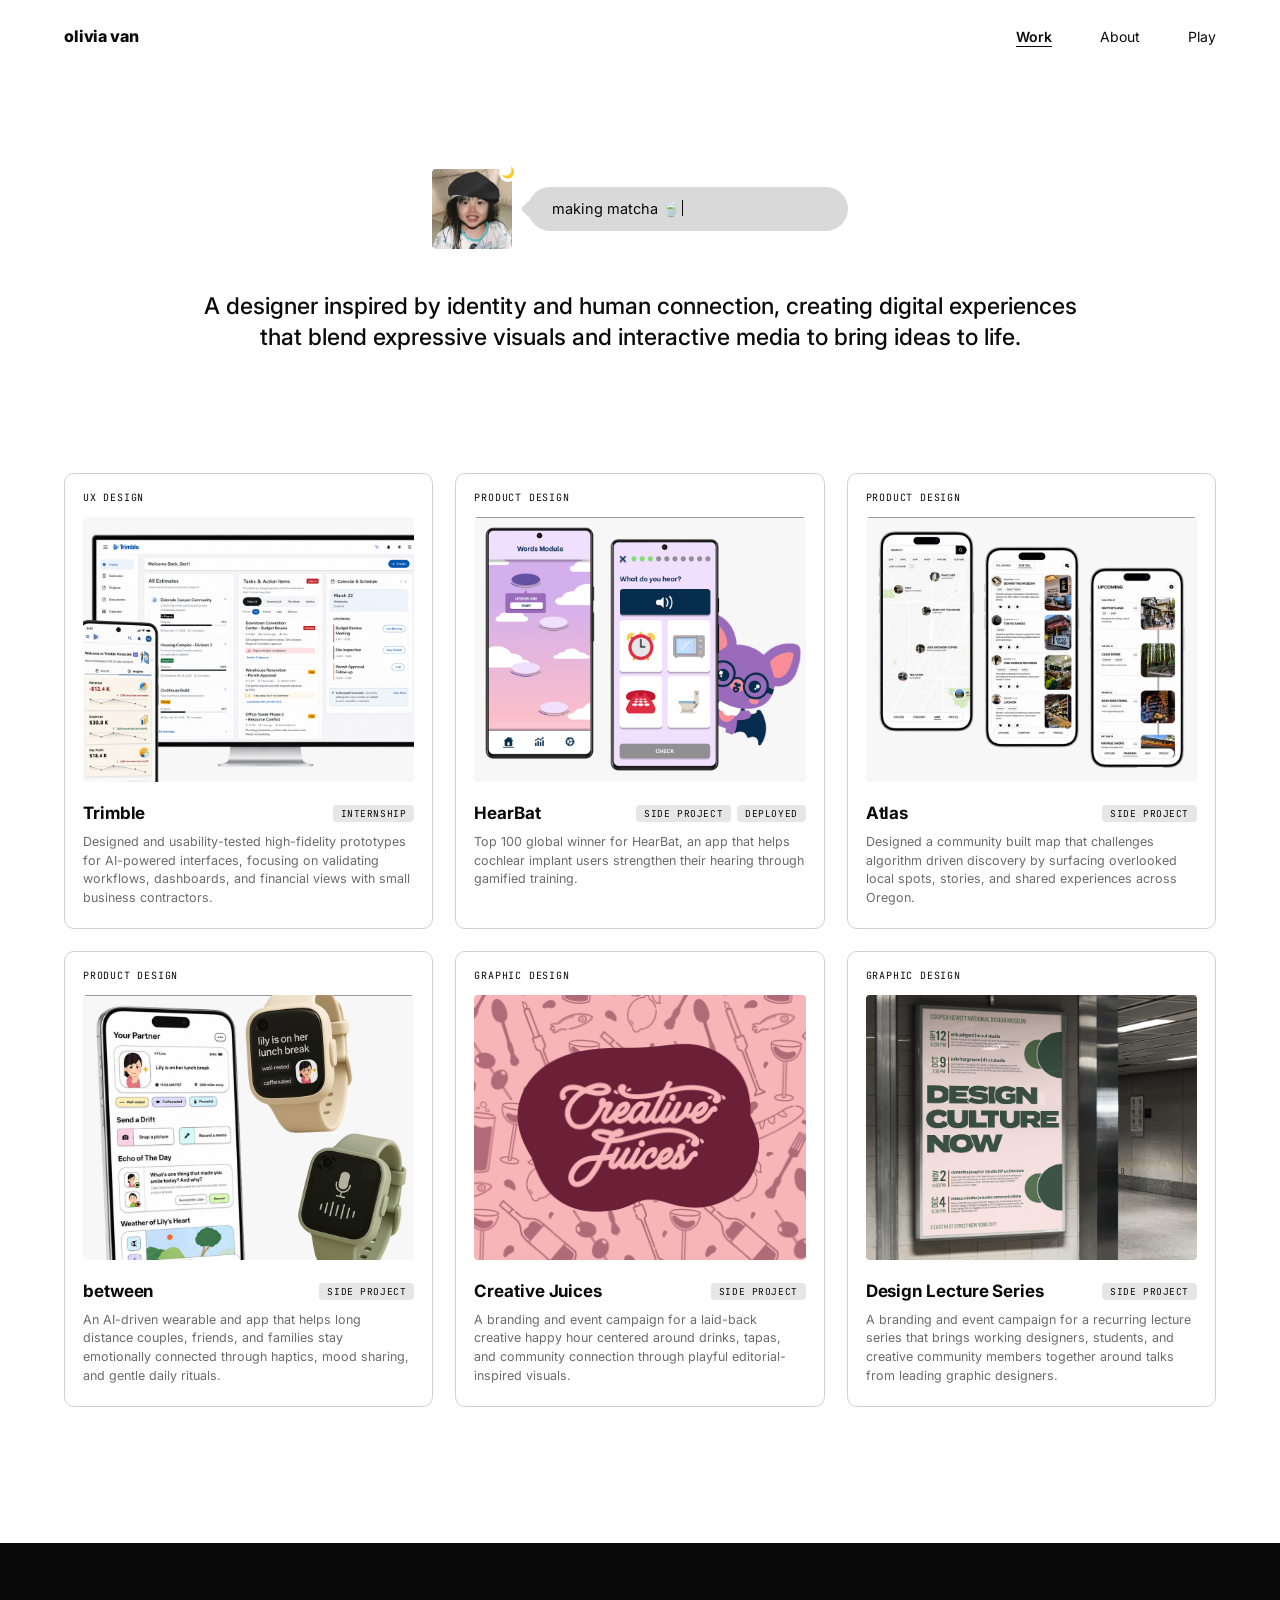
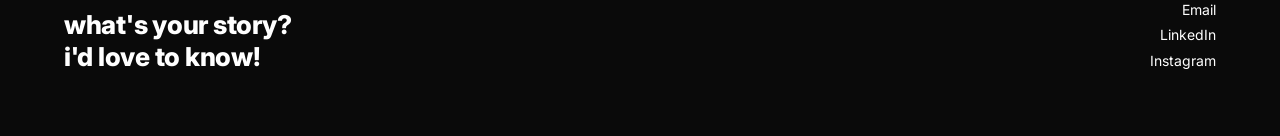
<file: index.html>
<!doctype html>
<html lang="en">
<head>
  <link rel="icon" href="data:image/svg+xml,<svg xmlns='http://www.w3.org/2000/svg' viewBox='0 0 100 100'><text y='.9em' font-size='90'>🤍</text></svg>" />
  <meta charset="utf-8" />
  <meta name="viewport" content="width=device-width, initial-scale=1" />
  <title>olivia van</title>

  <link rel="preconnect" href="https://fonts.googleapis.com" />
  <link rel="preconnect" href="https://fonts.gstatic.com" crossorigin />
  <link
    href="https://fonts.googleapis.com/css2?family=Inter:wght@400;500;600;700;800;900&family=JetBrains+Mono:wght@400;500&display=swap"
    rel="stylesheet"
  />

  <link rel="stylesheet" href="styles.css" />
</head>
<body>

  <header class="masthead">
    <div class="wordmark-wrap">
      <a href="#top" class="wordmark">olivia van</a>
      <a href="mailto:oliviauyenvan@gmail.com" class="wordmark__email">oliviauyenvan@gmail.com</a>
    </div>
    <nav class="nav" aria-label="Primary">
      <a href="#work">Work</a>
      <a href="about.html">About</a>
      <a href="play.html">Play</a>
    </nav>
  </header>

  <main id="top">

    <section class="hero">
      <div class="hero__status">
        <a class="status__avatar" href="mailto:oliviauyenvan@gmail.com" data-pill="CONTACT" data-pill-emoji="💌" aria-label="Email Olivia">
          <div class="status__photo"></div>
          <span class="status__moon" aria-hidden="true">🌙</span>
        </a>
        <div class="status__bubble">
          <span class="status__tail" aria-hidden="true"></span>
          <span class="status__text" id="status-text" aria-live="polite"></span><span class="status__caret" aria-hidden="true"></span>
        </div>
      </div>

      <p class="hero__lede">A designer inspired by identity and human connection, creating digital experiences that blend expressive visuals and interactive media to bring ideas to life.</p>
    </section>

    <section id="work" class="work">
      <div class="grid">

        <a class="card" href="trimble.html">
          <header class="card__meta">
            <span class="card__cat">UX DESIGN</span>
          </header>
          <div class="card__cover card__cover--trimble" aria-hidden="true"></div>
          <div class="card__head">
            <h3 class="card__title">Trimble</h3>
            <div class="card__tags"><span class="tag">INTERNSHIP</span></div>
          </div>
          <p class="card__desc">Designed and usability-tested high-fidelity prototypes for AI-powered interfaces, focusing on validating workflows, dashboards, and financial views with small business contractors.</p>
        </a>

        <a class="card card--link" href="hearbat.html">
          <header class="card__meta">
            <span class="card__cat">PRODUCT DESIGN</span>
          </header>
          <div class="card__cover card__cover--hearbat" aria-hidden="true"></div>
          <div class="card__head">
            <h3 class="card__title">HearBat</h3>
            <div class="card__tags">
              <span class="tag">SIDE PROJECT</span>
              <span class="tag">DEPLOYED</span>
            </div>
          </div>
          <p class="card__desc">Top 100 global winner for HearBat, an app that helps cochlear implant users strengthen their hearing through gamified training.</p>
        </a>

        <a class="card" href="atlas.html">
          <header class="card__meta">
            <span class="card__cat">PRODUCT DESIGN</span>
          </header>
          <div class="card__cover card__cover--atlas" aria-hidden="true"></div>
          <div class="card__head">
            <h3 class="card__title">Atlas</h3>
            <div class="card__tags"><span class="tag">SIDE PROJECT</span></div>
          </div>
          <p class="card__desc">Designed a community built map that challenges algorithm driven discovery by surfacing overlooked local spots, stories, and shared experiences across Oregon.</p>
        </a>

        <a class="card" href="between.html">
          <header class="card__meta">
            <span class="card__cat">PRODUCT DESIGN</span>
          </header>
          <div class="card__cover card__cover--between" aria-hidden="true"></div>
          <div class="card__head">
            <h3 class="card__title">between</h3>
            <div class="card__tags"><span class="tag">SIDE PROJECT</span></div>
          </div>
          <p class="card__desc">An AI-driven wearable and app that helps long distance couples, friends, and families stay emotionally connected through haptics, mood sharing, and gentle daily rituals.</p>
        </a>

        <a class="card" href="creative-juices.html" data-pill="VIEW PROJECT">
          <header class="card__meta">
            <span class="card__cat">GRAPHIC DESIGN</span>
          </header>
          <div class="card__cover card__cover--creative-juices" aria-hidden="true"></div>
          <div class="card__head">
            <h3 class="card__title">Creative Juices</h3>
            <div class="card__tags"><span class="tag">SIDE PROJECT</span></div>
          </div>
          <p class="card__desc">A branding and event campaign for a laid-back creative happy hour centered around drinks, tapas, and community connection through playful editorial-inspired visuals.</p>
        </a>

        <a class="card" href="design-lecture-series.html" data-pill="VIEW PROJECT">
          <header class="card__meta">
            <span class="card__cat">GRAPHIC DESIGN</span>
          </header>
          <div class="card__cover card__cover--design-lecture-series" aria-hidden="true"></div>
          <div class="card__head">
            <h3 class="card__title">Design Lecture Series</h3>
            <div class="card__tags"><span class="tag">SIDE PROJECT</span></div>
          </div>
          <p class="card__desc">A branding and event campaign for a recurring lecture series that brings working designers, students, and creative community members together around talks from leading graphic designers.</p>
        </a>

      </div>
    </section>
  </main>

  <footer class="foot" id="play">
    <div class="foot__inner">
      <p class="foot__say">what's your story?<br/>i'd love to know!</p>
      <ul class="foot__links">
        <li><a href="mailto:oliviauyenvan@gmail.com">Email</a></li>
        <li><a href="https://www.linkedin.com/in/oliviaavan" target="_blank" rel="noopener">LinkedIn</a></li>
        <li><a href="https://www.instagram.com/oliviauyenvan/" target="_blank" rel="noopener">Instagram</a></li>
      </ul>
    </div>
  </footer>

  <script>
    (() => {
      const el = document.getElementById("status-text");
      if (!el) return;

      const lines = [
        "making matcha 🍵",
        "binging anime 📺",
        "cuddling my two cats 🐈",
        "bouldering a v2 🧗",
        "sketching at the cafe ☕",
        "deep in a figma file 🎨",
      ];

      const TYPE_MS = 60;     // per-character typing speed
      const ERASE_MS = 35;    // per-character erase speed
      const HOLD_MS = 1600;   // pause once fully typed
      const GAP_MS = 400;     // pause once fully erased

      let i = 0;
      const sleep = (ms) => new Promise((r) => setTimeout(r, ms));

      const loop = async () => {
        while (true) {
          const chars = [...lines[i]];
          for (let n = 1; n <= chars.length; n++) {
            el.textContent = chars.slice(0, n).join("");
            await sleep(TYPE_MS);
          }
          await sleep(HOLD_MS);
          for (let n = chars.length; n >= 0; n--) {
            el.textContent = chars.slice(0, n).join("");
            await sleep(ERASE_MS);
          }
          await sleep(GAP_MS);
          i = (i + 1) % lines.length;
        }
      };

      loop();
    })();
  </script>

  <script>
    (() => {
      if (window.matchMedia && window.matchMedia("(hover: none)").matches) return;

      const pill = document.createElement("div");
      pill.className = "case-pill";
      pill.innerHTML = '<span class="case-pill__label">VIEW CASE STUDY</span><span class="case-pill__emoji" aria-hidden="true">👀</span>';
      document.body.appendChild(pill);
      const pillLabel = pill.querySelector(".case-pill__label");
      const pillEmoji = pill.querySelector(".case-pill__emoji");

      let raf = 0;
      let x = 0, y = 0;
      const move = (e) => {
        x = e.clientX;
        y = e.clientY;
        if (raf) return;
        raf = requestAnimationFrame(() => {
          pill.style.left = x + "px";
          pill.style.top = y + "px";
          raf = 0;
        });
      };

      document.querySelectorAll("a.card, a.status__avatar").forEach((card) => {
        card.addEventListener("mouseenter", () => {
          pillLabel.textContent = card.dataset.pill || "VIEW CASE STUDY";
          pillEmoji.textContent = card.dataset.pillEmoji || "👀";
          pill.classList.add("is-visible");
        });
        card.addEventListener("mouseleave", () => pill.classList.remove("is-visible"));
        card.addEventListener("mousemove", move);
      });
    })();
  </script>

  <script>
    // Scroll-spy: highlight the nav link for the section currently in view.
    (() => {
      const links = {
        work: document.querySelector('.nav a[href="#work"]'),
        play: document.querySelector('.nav a[href="#play"]'),
      };
      const sections = ["work", "play"]
        .map((id) => document.getElementById(id))
        .filter(Boolean);
      if (!sections.length) return;

      const setActive = (id) => {
        Object.values(links).forEach((a) => a && a.classList.remove("is-active"));
        if (links[id]) links[id].classList.add("is-active");
      };

      const io = new IntersectionObserver(
        (entries) => {
          entries.forEach((e) => {
            if (e.isIntersecting) setActive(e.target.id);
          });
        },
        { rootMargin: "-45% 0px -45% 0px", threshold: 0 }
      );
      sections.forEach((s) => io.observe(s));
    })();
  </script>

</body>
</html>
</file>
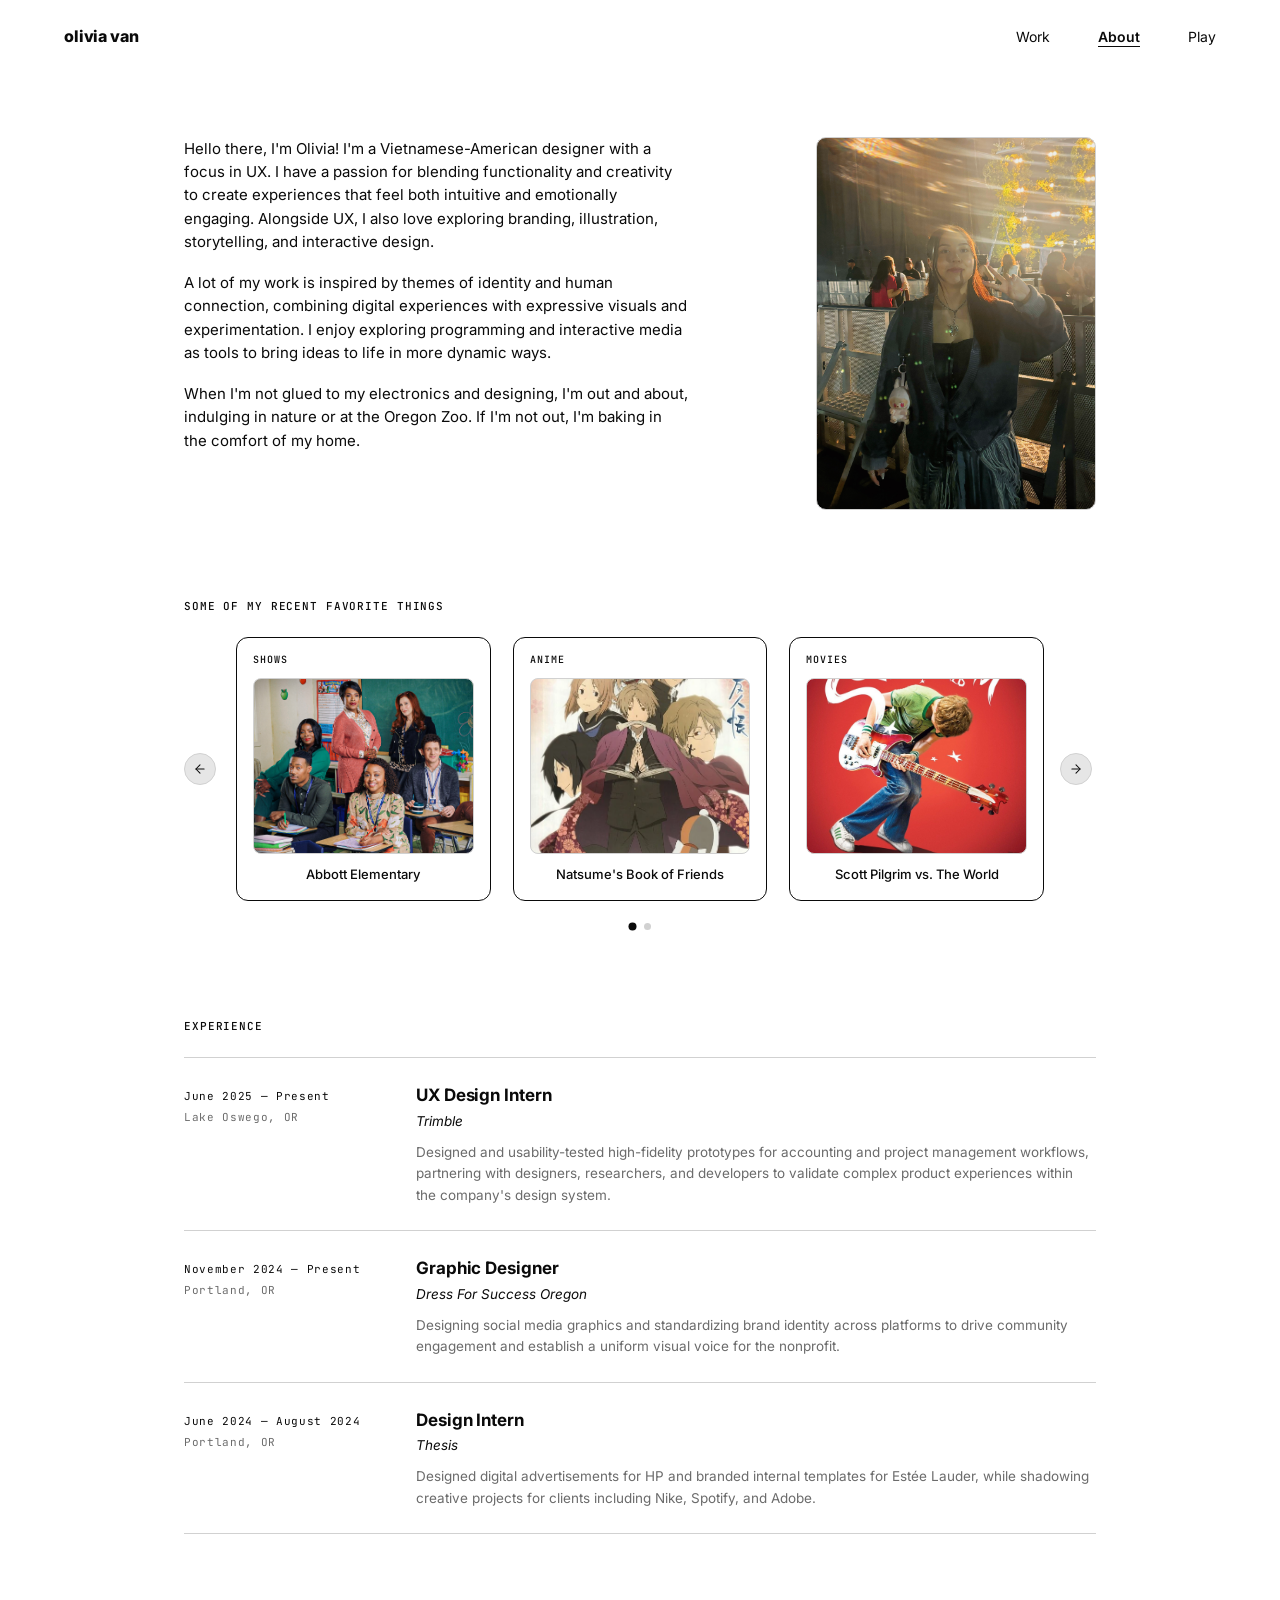
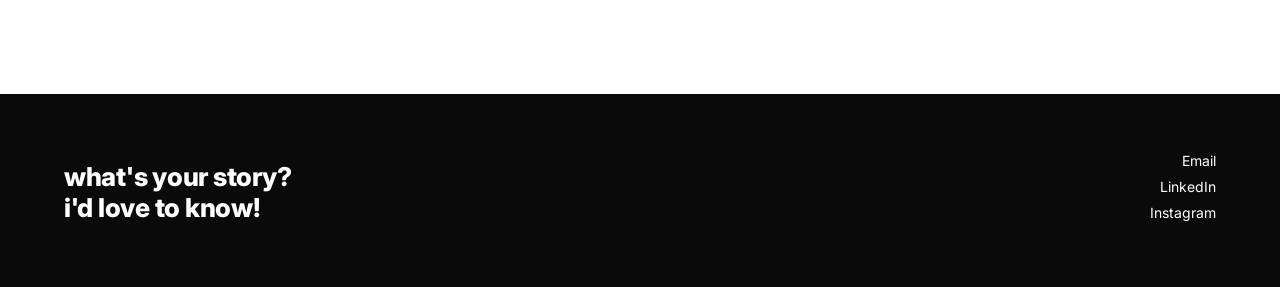
<file: about.html>
<!doctype html>
<html lang="en">
<head>
  <link rel="icon" href="data:image/svg+xml,<svg xmlns='http://www.w3.org/2000/svg' viewBox='0 0 100 100'><text y='.9em' font-size='90'>🤍</text></svg>" />
  <meta charset="utf-8" />
  <meta name="viewport" content="width=device-width, initial-scale=1" />
  <title>About — Olivia Van</title>

  <link rel="preconnect" href="https://fonts.googleapis.com" />
  <link rel="preconnect" href="https://fonts.gstatic.com" crossorigin />
  <link
    href="https://fonts.googleapis.com/css2?family=Inter:wght@400;500;600;700;800;900&family=JetBrains+Mono:wght@400;500&display=swap"
    rel="stylesheet"
  />

  <link rel="stylesheet" href="styles.css" />
</head>
<body>

  <header class="masthead">
    <div class="wordmark-wrap">
      <a href="index.html" class="wordmark">olivia van</a>
      <a href="mailto:oliviauyenvan@gmail.com" class="wordmark__email">oliviauyenvan@gmail.com</a>
    </div>
    <nav class="nav" aria-label="Primary">
      <a href="index.html#work">Work</a>
      <a href="about.html" aria-current="page">About</a>
      <a href="play.html">Play</a>
    </nav>
  </header>

  <main class="about">

    <section class="about__intro">
      <div class="about__copy">
        <p>Hello there, I'm Olivia! I'm a Vietnamese-American designer with a focus in UX. I have a passion for blending functionality and creativity to create experiences that feel both intuitive and emotionally engaging. Alongside UX, I also love exploring branding, illustration, storytelling, and interactive design.</p>
        <p>A lot of my work is inspired by themes of identity and human connection, combining digital experiences with expressive visuals and experimentation. I enjoy exploring programming and interactive media as tools to bring ideas to life in more dynamic ways.</p>
        <p>When I'm not glued to my electronics and designing, I'm out and about, indulging in nature or at the Oregon Zoo. If I'm not out, I'm baking in the comfort of my home.</p>
      </div>
      <a href="mailto:ovan@pdx.edu" class="about__portrait" aria-label="Contact Olivia"></a>
    </section>

    <section class="favorites" aria-labelledby="favorites-title">
      <h2 id="favorites-title" class="section-eyebrow">SOME OF MY RECENT FAVORITE THINGS</h2>

      <div class="fav-carousel">
        <button class="fav-carousel__btn fav-carousel__btn--prev" aria-label="Previous">
          <svg viewBox="0 0 24 24" fill="none" stroke="currentColor" stroke-width="1.8" stroke-linecap="round" stroke-linejoin="round" aria-hidden="true"><path d="M19 12H5"/><path d="m12 19-7-7 7-7"/></svg>
        </button>

        <div class="rotator" id="favorites-rotator" aria-live="polite">
          <div class="rotator__slide is-active" data-slide="0">
            <article class="fav-card">
              <p class="fav-card__category">SHOWS</p>
              <div class="fav-card__media" style="background-image:url('images/favorites/show-abbott.jpg')" aria-hidden="true"></div>
              <p class="fav-card__label">Abbott Elementary</p>
            </article>
            <article class="fav-card">
              <p class="fav-card__category">ANIME</p>
              <div class="fav-card__media" style="background-image:url('images/favorites/anime-natsume.webp')" aria-hidden="true"></div>
              <p class="fav-card__label">Natsume's Book of Friends</p>
            </article>
            <article class="fav-card">
              <p class="fav-card__category">MOVIES</p>
              <div class="fav-card__media" style="background-image:url('images/favorites/movie-scottpilgrim.jpg')" aria-hidden="true"></div>
              <p class="fav-card__label">Scott Pilgrim vs. The World</p>
            </article>
          </div>

          <div class="rotator__slide" data-slide="1">
            <article class="fav-card">
              <p class="fav-card__category">SONGS</p>
              <div class="fav-card__media" style="background-image:url('images/favorites/song-newdad.png')" aria-hidden="true"></div>
              <p class="fav-card__label">A Sinking Feeling — NewDad</p>
            </article>
            <article class="fav-card">
              <p class="fav-card__category">SONGS</p>
              <div class="fav-card__media" style="background-image:url('images/favorites/song-charli.jpeg')" aria-hidden="true"></div>
              <p class="fav-card__label">detonate — Charli xcx</p>
            </article>
            <article class="fav-card">
              <p class="fav-card__category">MOVIES</p>
              <div class="fav-card__media" style="background-image:url('images/favorites/movie-ladybird.jpeg')" aria-hidden="true"></div>
              <p class="fav-card__label">Lady Bird</p>
            </article>
          </div>
        </div>

        <button class="fav-carousel__btn fav-carousel__btn--next" aria-label="Next">
          <svg viewBox="0 0 24 24" fill="none" stroke="currentColor" stroke-width="1.8" stroke-linecap="round" stroke-linejoin="round" aria-hidden="true"><path d="M5 12h14"/><path d="m12 5 7 7-7 7"/></svg>
        </button>
      </div>

      <div class="rotator__dots" id="favorites-dots" role="tablist" aria-label="Favorites pages">
        <button class="rotator__dot is-active" data-target="0" aria-label="Page 1"></button>
        <button class="rotator__dot" data-target="1" aria-label="Page 2"></button>
      </div>
    </section>

    <section class="experience" aria-labelledby="experience-title">
      <h2 id="experience-title" class="section-eyebrow">EXPERIENCE</h2>

      <ol class="timeline">
        <li class="timeline__item">
          <div class="timeline__when">
            <span class="timeline__dates">June 2025 — Present</span>
            <span class="timeline__loc">Lake Oswego, OR</span>
          </div>
          <div class="timeline__what">
            <h3 class="timeline__role">UX Design Intern</h3>
            <p class="timeline__where">Trimble</p>
            <p class="timeline__summary">Designed and usability-tested high-fidelity prototypes for accounting and project management workflows, partnering with designers, researchers, and developers to validate complex product experiences within the company's design system.</p>
          </div>
        </li>

        <li class="timeline__item">
          <div class="timeline__when">
            <span class="timeline__dates">November 2024 — Present</span>
            <span class="timeline__loc">Portland, OR</span>
          </div>
          <div class="timeline__what">
            <h3 class="timeline__role">Graphic Designer</h3>
            <p class="timeline__where">Dress For Success Oregon</p>
            <p class="timeline__summary">Designing social media graphics and standardizing brand identity across platforms to drive community engagement and establish a uniform visual voice for the nonprofit.</p>
          </div>
        </li>

        <li class="timeline__item">
          <div class="timeline__when">
            <span class="timeline__dates">June 2024 — August 2024</span>
            <span class="timeline__loc">Portland, OR</span>
          </div>
          <div class="timeline__what">
            <h3 class="timeline__role">Design Intern</h3>
            <p class="timeline__where">Thesis</p>
            <p class="timeline__summary">Designed digital advertisements for HP and branded internal templates for Estée Lauder, while shadowing creative projects for clients including Nike, Spotify, and Adobe.</p>
          </div>
        </li>
      </ol>
    </section>

  </main>

  <footer class="foot" id="play">
    <div class="foot__inner">
      <p class="foot__say">what's your story?<br/>i'd love to know!</p>
      <ul class="foot__links">
        <li><a href="mailto:oliviauyenvan@gmail.com">Email</a></li>
        <li><a href="https://www.linkedin.com/in/oliviaavan" target="_blank" rel="noopener">LinkedIn</a></li>
        <li><a href="https://www.instagram.com/oliviauyenvan/" target="_blank" rel="noopener">Instagram</a></li>
      </ul>
    </div>
  </footer>

  <script>
    (() => {
      if (window.matchMedia && window.matchMedia("(hover: none)").matches) return;
      const portrait = document.querySelector(".about__portrait");
      if (!portrait) return;

      const pill = document.createElement("div");
      pill.className = "case-pill";
      pill.innerHTML = '<span>CONTACT</span><span class="case-pill__emoji" aria-hidden="true">✉️</span>';
      document.body.appendChild(pill);

      let raf = 0, x = 0, y = 0;
      const move = (e) => {
        x = e.clientX;
        y = e.clientY;
        if (raf) return;
        raf = requestAnimationFrame(() => {
          pill.style.left = x + "px";
          pill.style.top = y + "px";
          raf = 0;
        });
      };

      portrait.addEventListener("mouseenter", () => pill.classList.add("is-visible"));
      portrait.addEventListener("mouseleave", () => pill.classList.remove("is-visible"));
      portrait.addEventListener("mousemove", move);
    })();
  </script>

  <script>
    (() => {
      const rotator = document.getElementById("favorites-rotator");
      if (!rotator) return;
      const slides = [...rotator.querySelectorAll(".rotator__slide")];
      const dots = [...document.querySelectorAll("#favorites-dots .rotator__dot")];
      const prev = document.querySelector(".fav-carousel__btn--prev");
      const next = document.querySelector(".fav-carousel__btn--next");
      let i = 0;

      const show = (n) => {
        i = (n + slides.length) % slides.length;
        slides.forEach((s, idx) => s.classList.toggle("is-active", idx === i));
        dots.forEach((d, idx) => d.classList.toggle("is-active", idx === i));
      };

      prev?.addEventListener("click", () => show(i - 1));
      next?.addEventListener("click", () => show(i + 1));
      dots.forEach((d) => d.addEventListener("click", () => show(+d.dataset.target)));
    })();
  </script>

</body>
</html>
</file>
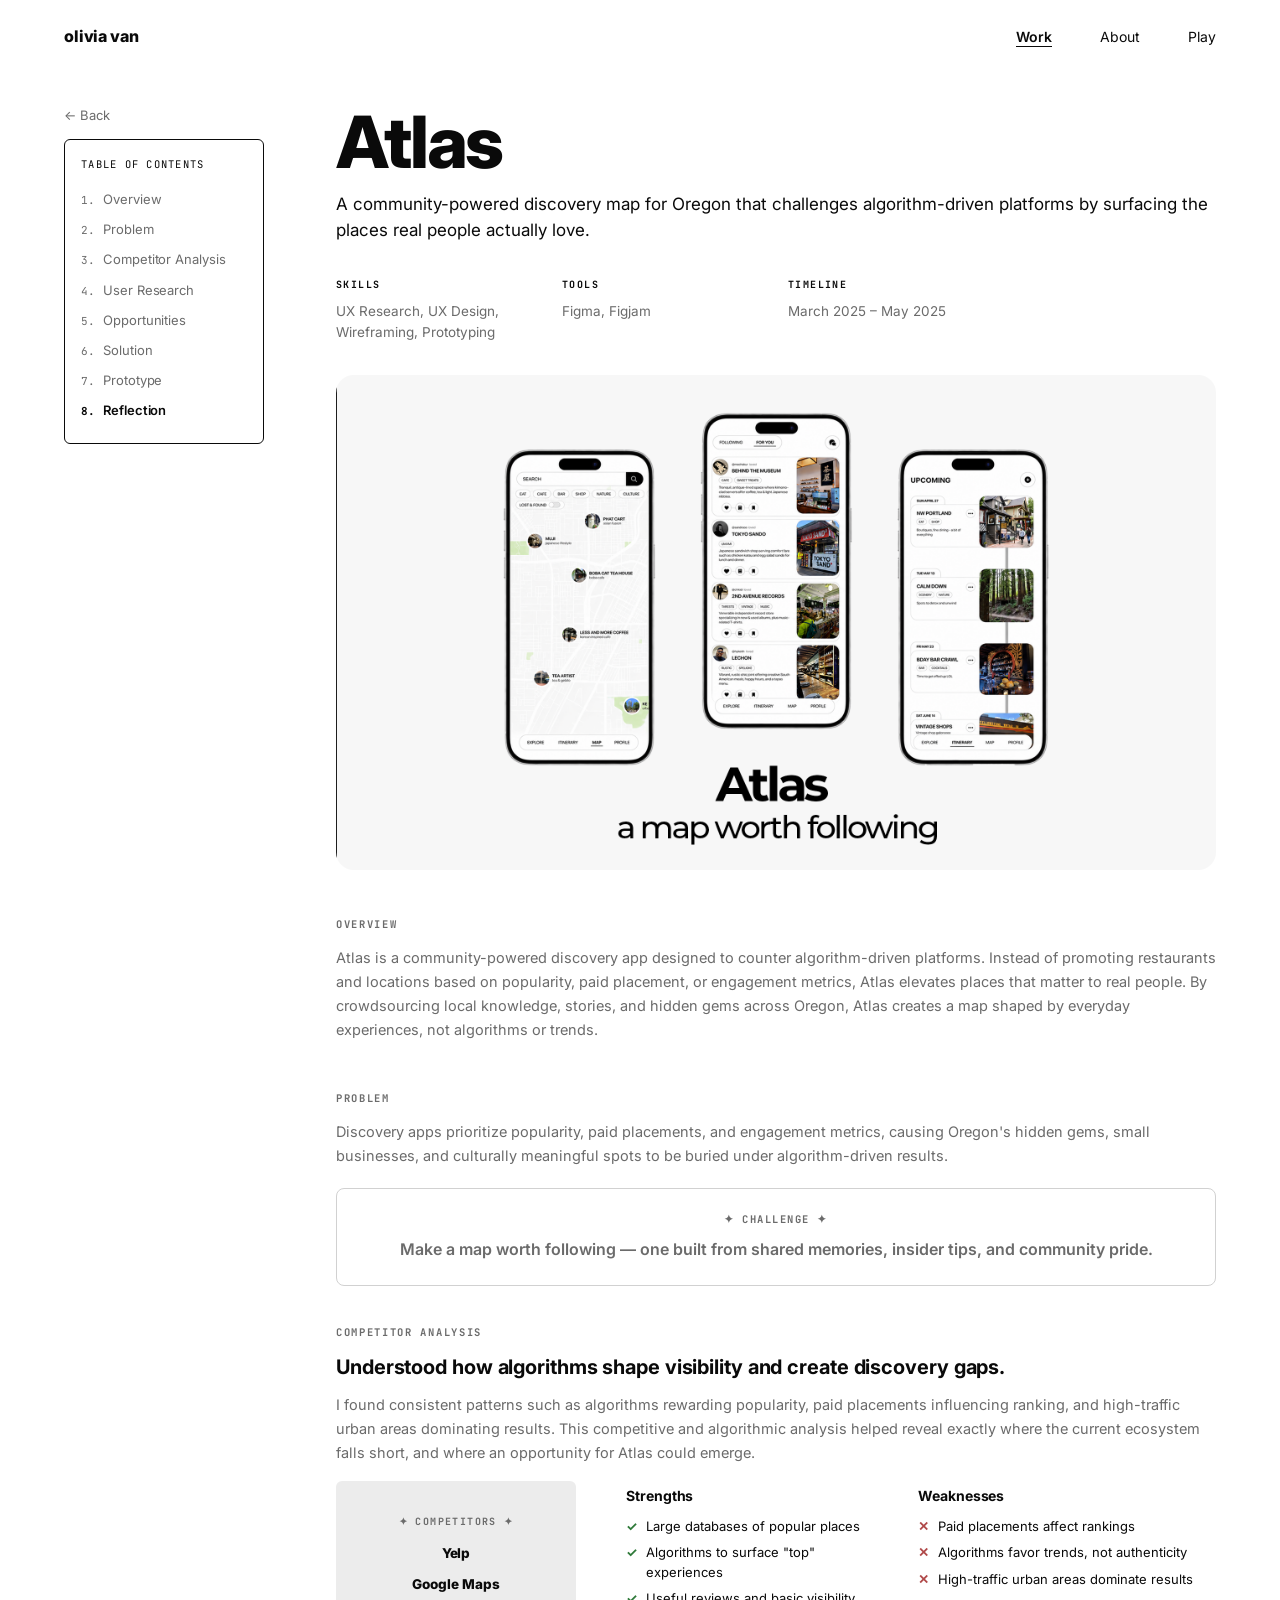
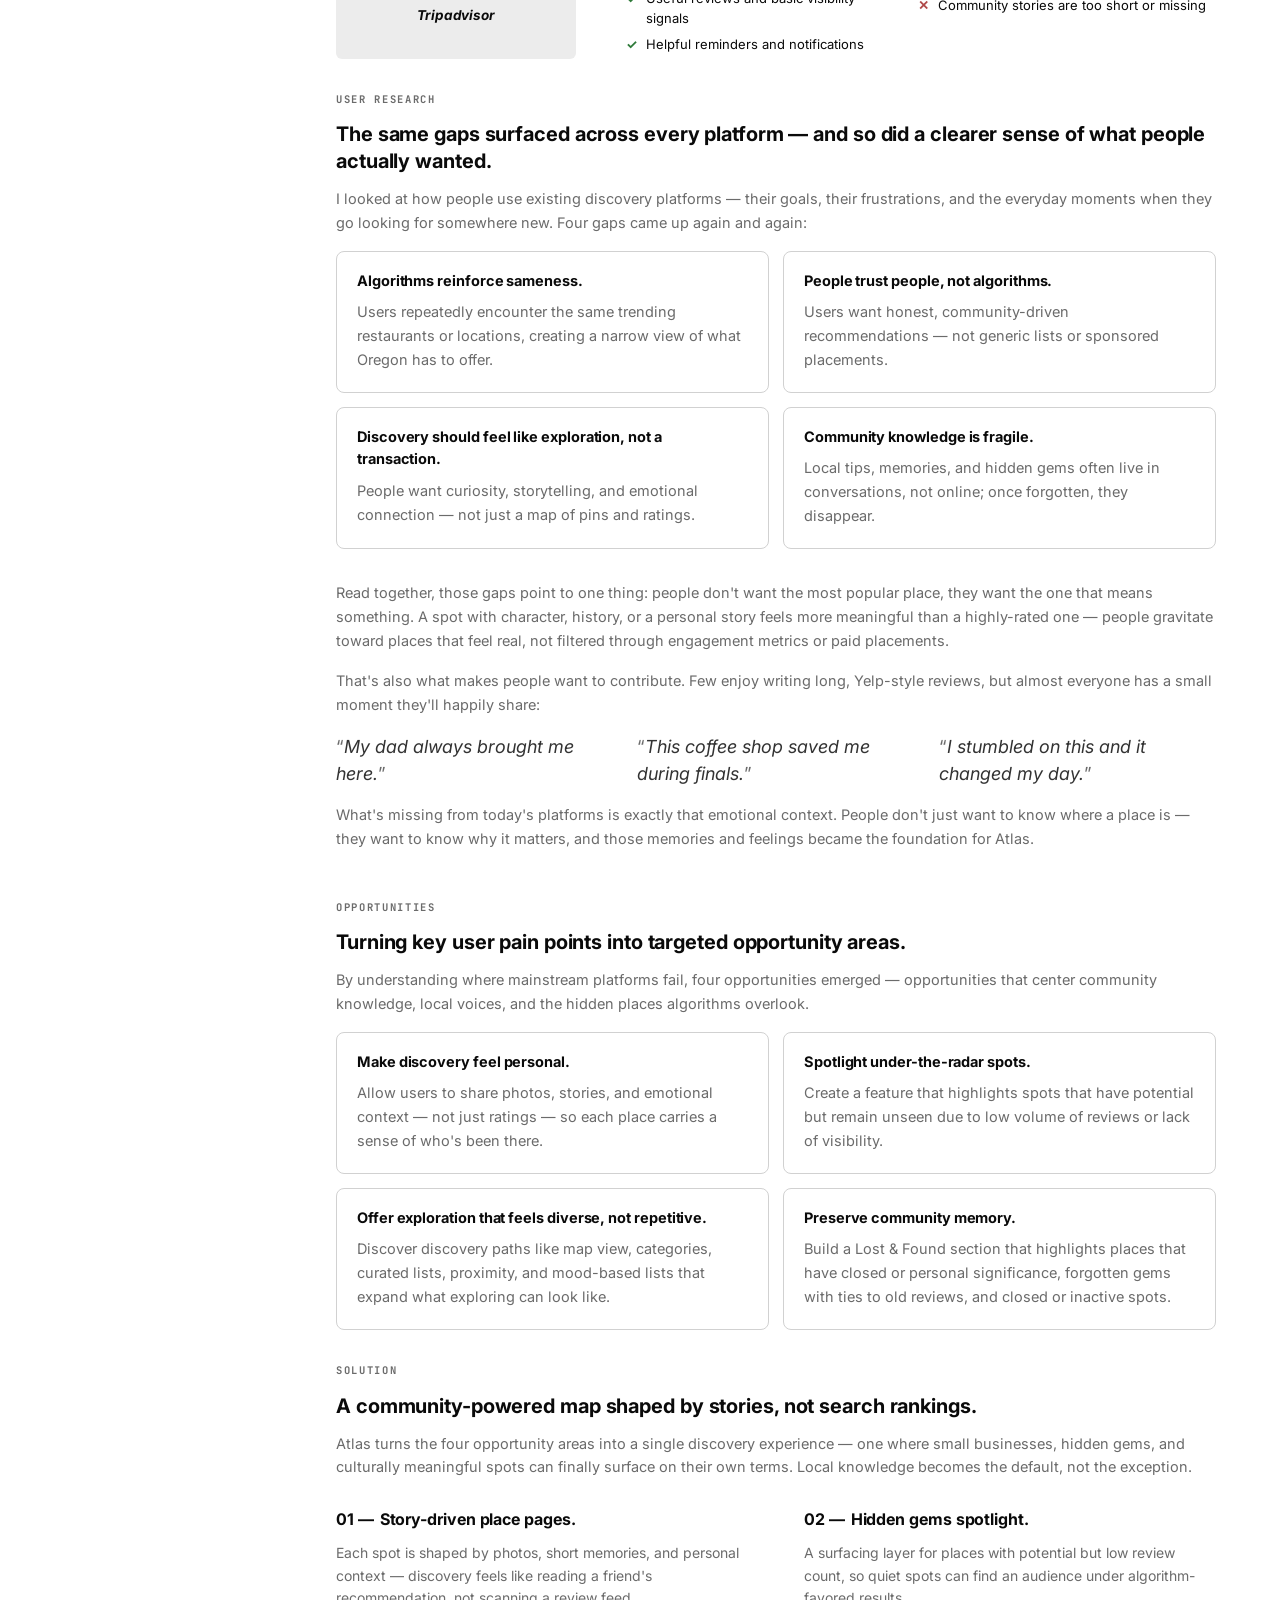
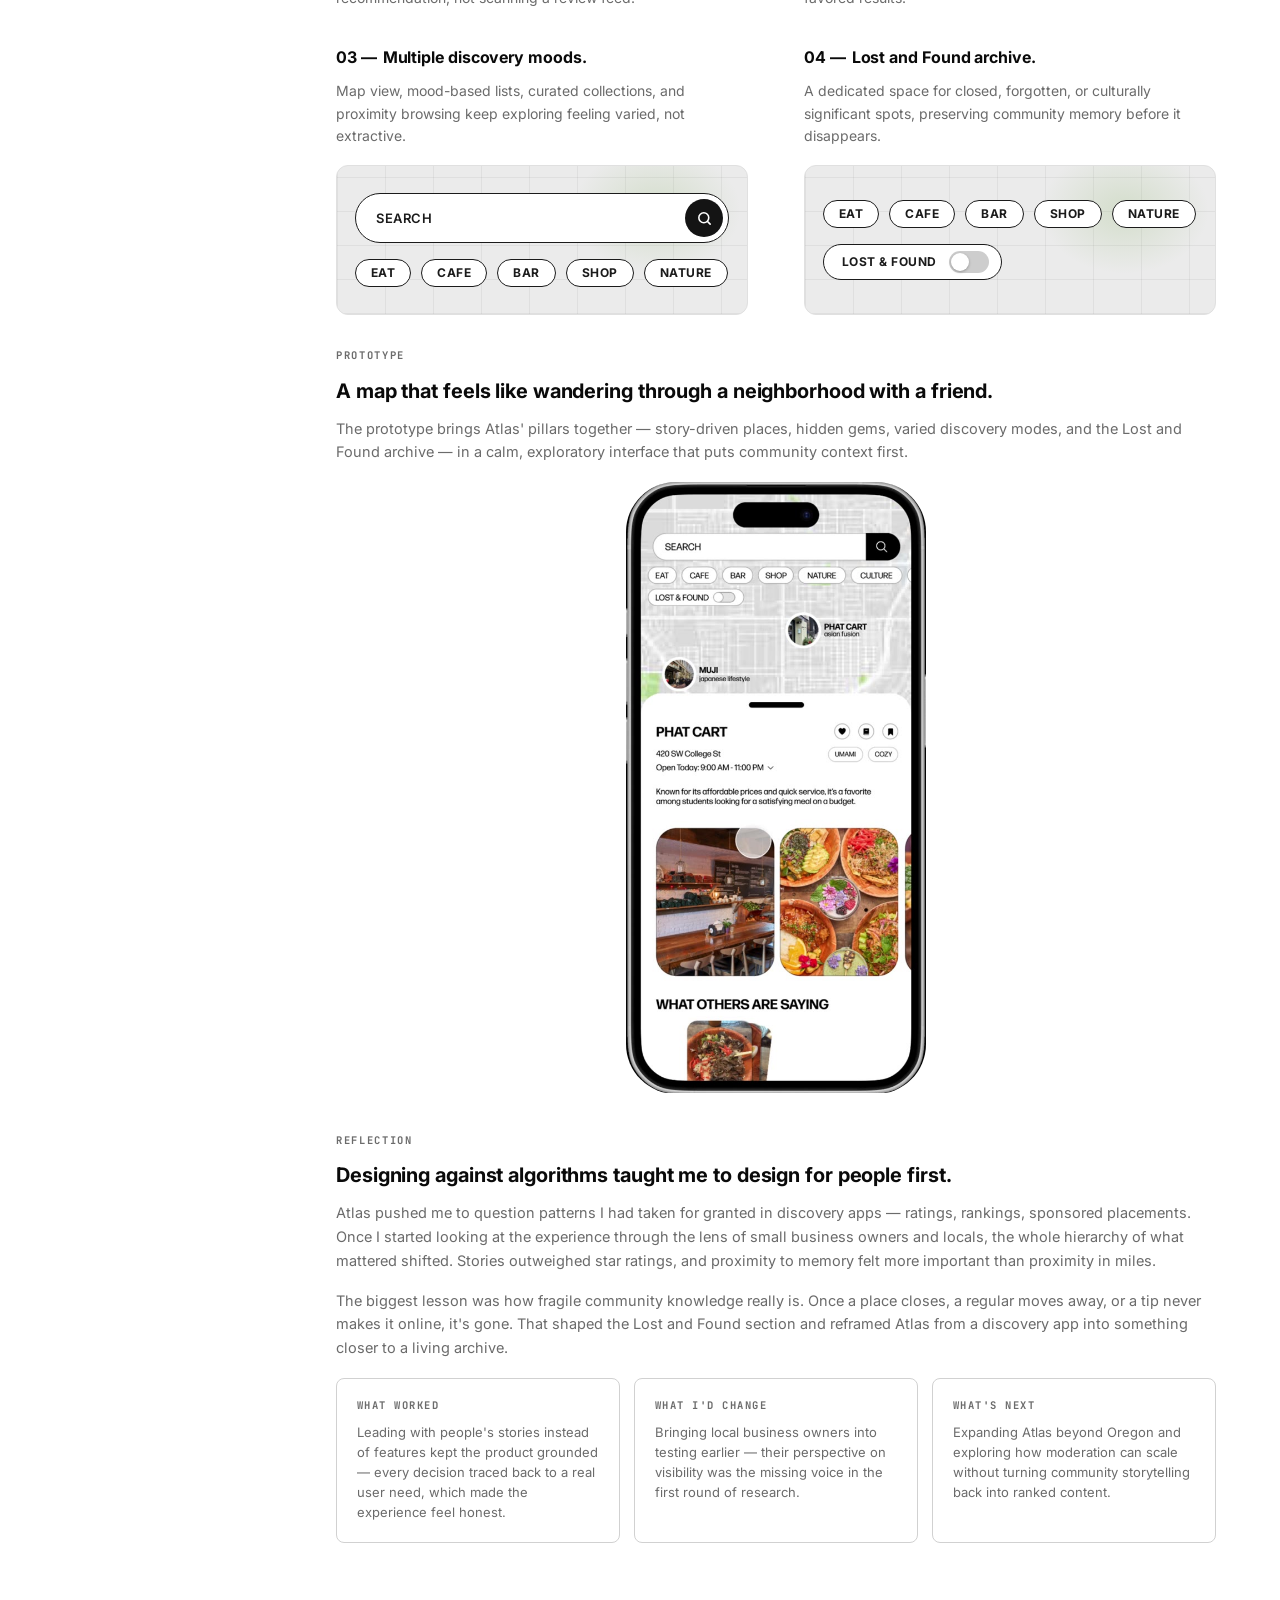
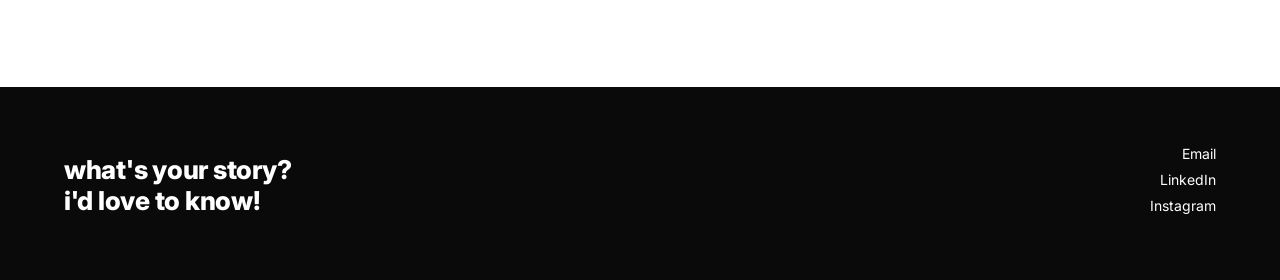
<file: atlas.html>
<!doctype html>
<html lang="en">
<head>
  <link rel="icon" href="data:image/svg+xml,<svg xmlns='http://www.w3.org/2000/svg' viewBox='0 0 100 100'><text y='.9em' font-size='90'>🤍</text></svg>" />
  <meta charset="utf-8" />
  <meta name="viewport" content="width=device-width, initial-scale=1" />
  <title>Atlas — Olivia Van</title>
  <meta name="description" content="Atlas — a community-powered discovery map for Oregon that challenges algorithm-driven platforms. Case study by Olivia Van." />

  <link rel="preconnect" href="https://fonts.googleapis.com" />
  <link rel="preconnect" href="https://fonts.gstatic.com" crossorigin />
  <link
    href="https://fonts.googleapis.com/css2?family=Inter:wght@400;500;600;700;800;900&family=JetBrains+Mono:wght@400;500&display=swap"
    rel="stylesheet"
  />

  <link rel="stylesheet" href="styles.css" />
  <link rel="stylesheet" href="hearbat.css?v=5" />
  <link rel="stylesheet" href="atlas.css" />
</head>
<body>

  <header class="masthead">
    <div class="wordmark-wrap">
      <a href="index.html" class="wordmark">olivia van</a>
      <a href="mailto:oliviauyenvan@gmail.com" class="wordmark__email">oliviauyenvan@gmail.com</a>
    </div>
    <nav class="nav" aria-label="Primary">
      <a href="index.html#work" class="is-active">Work</a>
      <a href="about.html">About</a>
      <a href="play.html">Play</a>
    </nav>
  </header>

  <div class="case-wrap">

    <div class="case-rail">
      <a href="index.html#work" class="case__back">← Back</a>

    <!-- Sticky TOC widget -->
    <aside class="toc" aria-label="On this page">
      <p class="toc__title">Table of Contents</p>
      <ol class="toc__list">
        <li><a href="#overview" data-toc>Overview</a></li>
        <li><a href="#problem" data-toc>Problem</a></li>
        <li><a href="#competitor" data-toc>Competitor Analysis</a></li>
        <li><a href="#research" data-toc>User Research</a></li>
        <li><a href="#opportunities" data-toc>Opportunities</a></li>
        <li><a href="#solution" data-toc>Solution</a></li>
        <li><a href="#screens" data-toc>Prototype</a></li>
        <li><a href="#reflection" data-toc>Reflection</a></li>
      </ol>
    </aside>
    </div>

    <!-- Main column -->
    <article class="case">

      <header class="case__head">
        <h1 class="case__title">Atlas</h1>
        <p class="case__sub">A community-powered discovery map for Oregon that challenges algorithm-driven platforms by surfacing the places real people actually love.</p>
      </header>

      <dl class="case__meta">
        <div>
          <dt>Skills</dt>
          <dd>UX Research, UX Design, Wireframing, Prototyping</dd>
        </div>
        <div>
          <dt>Tools</dt>
          <dd>Figma, Figjam</dd>
        </div>
        <div>
          <dt>Timeline</dt>
          <dd>March 2025 – May 2025</dd>
        </div>
      </dl>

      <div class="case__cover case__cover--atlas" aria-hidden="true"></div>

      <!-- OVERVIEW -->
      <section id="overview" class="case__section">
        <p class="case__kicker">Overview</p>
        <p class="case__body">
          Atlas is a community-powered discovery app designed to counter algorithm-driven platforms. Instead of promoting restaurants and locations based on popularity, paid placement, or engagement metrics, Atlas elevates places that matter to real people. By crowdsourcing local knowledge, stories, and hidden gems across Oregon, Atlas creates a map shaped by everyday experiences, not algorithms or trends.
        </p>
      </section>

      <!-- PROBLEM -->
      <section id="problem" class="case__section">
        <p class="case__kicker">Problem</p>
        <p class="case__body">
          Discovery apps prioritize popularity, paid placements, and engagement metrics, causing Oregon's hidden gems, small businesses, and culturally meaningful spots to be buried under algorithm-driven results.
        </p>

        <div class="callout">
          <span class="callout__mark">✦ Challenge ✦</span>
          <p>Make a map worth following — one built from shared memories, insider tips, and community pride.</p>
        </div>
      </section>

      <!-- COMPETITOR ANALYSIS -->
      <section id="competitor" class="case__section">
        <p class="case__kicker">Competitor Analysis</p>
        <h2 class="case__h2">Understood how algorithms shape visibility and create discovery gaps.</h2>
        <p class="case__body">
          I found consistent patterns such as algorithms rewarding popularity, paid placements influencing ranking, and high-traffic urban areas dominating results. This competitive and algorithmic analysis helped reveal exactly where the current ecosystem falls short, and where an opportunity for Atlas could emerge.
        </p>

        <div class="compare">
          <div class="compare__panel">
            <span class="compare__label">✦ Competitors ✦</span>
            <div class="compare__logos">
              <span class="compare__logo">Yelp</span>
              <span class="compare__logo">Google Maps</span>
              <span class="compare__logo compare__logo--alt">Tripadvisor</span>
            </div>
          </div>

          <div class="compare__col">
            <h3>Strengths</h3>
            <ul class="compare__list compare__list--pro">
              <li>Large databases of popular places</li>
              <li>Algorithms to surface "top" experiences</li>
              <li>Useful reviews and basic visibility signals</li>
              <li>Helpful reminders and notifications</li>
            </ul>
          </div>

          <div class="compare__col">
            <h3>Weaknesses</h3>
            <ul class="compare__list compare__list--con">
              <li>Paid placements affect rankings</li>
              <li>Algorithms favor trends, not authenticity</li>
              <li>High-traffic urban areas dominate results</li>
              <li>Community stories are too short or missing</li>
            </ul>
          </div>
        </div>
      </section>

      <!-- USER RESEARCH -->
      <section id="research" class="case__section">
        <p class="case__kicker">User Research</p>
        <h2 class="case__h2">The same gaps surfaced across every platform — and so did a clearer sense of what people actually wanted.</h2>
        <p class="case__body">
          I looked at how people use existing discovery platforms — their goals, their frustrations, and the everyday moments when they go looking for somewhere new. Four gaps came up again and again:
        </p>

        <div class="opps">
          <article class="opp">
            <h3>Algorithms reinforce sameness.</h3>
            <p>Users repeatedly encounter the same trending restaurants or locations, creating a narrow view of what Oregon has to offer.</p>
          </article>
          <article class="opp">
            <h3>People trust people, not algorithms.</h3>
            <p>Users want honest, community-driven recommendations — not generic lists or sponsored placements.</p>
          </article>
          <article class="opp">
            <h3>Discovery should feel like exploration, not a transaction.</h3>
            <p>People want curiosity, storytelling, and emotional connection — not just a map of pins and ratings.</p>
          </article>
          <article class="opp">
            <h3>Community knowledge is fragile.</h3>
            <p>Local tips, memories, and hidden gems often live in conversations, not online; once forgotten, they disappear.</p>
          </article>
        </div>

        <p class="case__body">
          Read together, those gaps point to one thing: people don't want the most popular place, they want the one that means something. A spot with character, history, or a personal story feels more meaningful than a highly-rated one — people gravitate toward places that feel real, not filtered through engagement metrics or paid placements.
        </p>
        <p class="case__body">
          That's also what makes people want to contribute. Few enjoy writing long, Yelp-style reviews, but almost everyone has a small moment they'll happily share:
        </p>
        <ul class="case__quotes">
          <li>My dad always brought me here.</li>
          <li>This coffee shop saved me during finals.</li>
          <li>I stumbled on this and it changed my day.</li>
        </ul>
        <p class="case__body">
          What's missing from today's platforms is exactly that emotional context. People don't just want to know where a place is — they want to know why it matters, and those memories and feelings became the foundation for Atlas.
        </p>
      </section>

      <!-- OPPORTUNITIES -->
      <section id="opportunities" class="case__section">
        <p class="case__kicker">Opportunities</p>
        <h2 class="case__h2">Turning key user pain points into targeted opportunity areas.</h2>
        <p class="case__body">
          By understanding where mainstream platforms fail, four opportunities emerged — opportunities that center community knowledge, local voices, and the hidden places algorithms overlook.
        </p>

        <div class="opps">
          <article class="opp">
            <h3>Make discovery feel personal.</h3>
            <p>Allow users to share photos, stories, and emotional context — not just ratings — so each place carries a sense of who's been there.</p>
          </article>
          <article class="opp">
            <h3>Spotlight under-the-radar spots.</h3>
            <p>Create a feature that highlights spots that have potential but remain unseen due to low volume of reviews or lack of visibility.</p>
          </article>
          <article class="opp">
            <h3>Offer exploration that feels diverse, not repetitive.</h3>
            <p>Discover discovery paths like map view, categories, curated lists, proximity, and mood-based lists that expand what exploring can look like.</p>
          </article>
          <article class="opp">
            <h3>Preserve community memory.</h3>
            <p>Build a Lost & Found section that highlights places that have closed or personal significance, forgotten gems with ties to old reviews, and closed or inactive spots.</p>
          </article>
        </div>
      </section>

      <!-- SOLUTION -->
      <section id="solution" class="case__section">
        <p class="case__kicker">Solution</p>
        <h2 class="case__h2">A community-powered map shaped by stories, not search rankings.</h2>
        <p class="case__body">
          Atlas turns the four opportunity areas into a single discovery experience — one where small businesses, hidden gems, and culturally meaningful spots can finally surface on their own terms. Local knowledge becomes the default, not the exception.
        </p>

        <div class="opps opps--grid">
          <article class="opp opp--cell">
            <div class="opp__copy">
              <h3><span class="opp__num">01 —</span> Story-driven place pages.</h3>
              <p>Each spot is shaped by photos, short memories, and personal context — discovery feels like reading a friend's recommendation, not scanning a review feed.</p>
            </div>
          </article>

          <article class="opp opp--cell">
            <div class="opp__copy">
              <h3><span class="opp__num">02 —</span> Hidden gems spotlight.</h3>
              <p>A surfacing layer for places with potential but low review count, so quiet spots can find an audience under algorithm-favored results.</p>
            </div>
          </article>

          <article class="opp opp--cell opp--with-media">
            <div class="opp__copy">
              <h3><span class="opp__num">03 —</span> Multiple discovery moods.</h3>
              <p>Map view, mood-based lists, curated collections, and proximity browsing keep exploring feeling varied, not extractive.</p>
            </div>
            <div class="opp__media atlas-ui" aria-hidden="true">
              <div class="atlas-searchbar">
                <span class="atlas-searchbar__text">SEARCH</span>
                <span class="atlas-searchbar__btn">
                  <svg viewBox="0 0 24 24" fill="none" stroke="currentColor" stroke-width="2.2" stroke-linecap="round" stroke-linejoin="round" aria-hidden="true"><circle cx="11" cy="11" r="7"/><path d="m20 20-3.2-3.2"/></svg>
                </span>
              </div>
              <div class="atlas-marquee">
                <div class="atlas-marquee__track">
                  <span class="atlas-chip">EAT</span>
                  <span class="atlas-chip">CAFE</span>
                  <span class="atlas-chip">BAR</span>
                  <span class="atlas-chip">SHOP</span>
                  <span class="atlas-chip">NATURE</span>
                  <span class="atlas-chip">CULTURE</span>
                  <span class="atlas-chip">COFFEE</span>
                  <span class="atlas-chip">DESSERT</span>
                  <span class="atlas-chip">ART</span>
                  <span class="atlas-chip">MUSIC</span>
                  <span class="atlas-chip">BOOKS</span>
                  <span class="atlas-chip">NIGHTLIFE</span>
                  <span class="atlas-chip">MARKETS</span>
                  <span class="atlas-chip">VINTAGE</span>
                  <span class="atlas-chip">VIEWS</span>
                  <span class="atlas-chip">EAT</span>
                  <span class="atlas-chip">CAFE</span>
                  <span class="atlas-chip">BAR</span>
                  <span class="atlas-chip">SHOP</span>
                  <span class="atlas-chip">NATURE</span>
                  <span class="atlas-chip">CULTURE</span>
                  <span class="atlas-chip">COFFEE</span>
                  <span class="atlas-chip">DESSERT</span>
                  <span class="atlas-chip">ART</span>
                  <span class="atlas-chip">MUSIC</span>
                  <span class="atlas-chip">BOOKS</span>
                  <span class="atlas-chip">NIGHTLIFE</span>
                  <span class="atlas-chip">MARKETS</span>
                  <span class="atlas-chip">VINTAGE</span>
                  <span class="atlas-chip">VIEWS</span>
                </div>
              </div>
            </div>
          </article>

          <article class="opp opp--cell opp--with-media">
            <div class="opp__copy">
              <h3><span class="opp__num">04 —</span> Lost and Found archive.</h3>
              <p>A dedicated space for closed, forgotten, or culturally significant spots, preserving community memory before it disappears.</p>
            </div>
            <div class="opp__media atlas-ui atlas-ui--static" aria-hidden="true">
              <div class="atlas-marquee">
                <div class="atlas-marquee__track">
                  <span class="atlas-chip">EAT</span>
                  <span class="atlas-chip">CAFE</span>
                  <span class="atlas-chip">BAR</span>
                  <span class="atlas-chip">SHOP</span>
                  <span class="atlas-chip">NATURE</span>
                  <span class="atlas-chip">CULTURE</span>
                  <span class="atlas-chip">COFFEE</span>
                  <span class="atlas-chip">DESSERT</span>
                  <span class="atlas-chip">ART</span>
                  <span class="atlas-chip">MUSIC</span>
                  <span class="atlas-chip">BOOKS</span>
                  <span class="atlas-chip">NIGHTLIFE</span>
                  <span class="atlas-chip">MARKETS</span>
                  <span class="atlas-chip">VINTAGE</span>
                  <span class="atlas-chip">VIEWS</span>
                  <span class="atlas-chip">EAT</span>
                  <span class="atlas-chip">CAFE</span>
                  <span class="atlas-chip">BAR</span>
                  <span class="atlas-chip">SHOP</span>
                  <span class="atlas-chip">NATURE</span>
                  <span class="atlas-chip">CULTURE</span>
                  <span class="atlas-chip">COFFEE</span>
                  <span class="atlas-chip">DESSERT</span>
                  <span class="atlas-chip">ART</span>
                  <span class="atlas-chip">MUSIC</span>
                  <span class="atlas-chip">BOOKS</span>
                  <span class="atlas-chip">NIGHTLIFE</span>
                  <span class="atlas-chip">MARKETS</span>
                  <span class="atlas-chip">VINTAGE</span>
                  <span class="atlas-chip">VIEWS</span>
                </div>
              </div>
              <div class="atlas-toggle">
                <span class="atlas-toggle__label">LOST &amp; FOUND</span>
                <span class="atlas-switch"><span class="atlas-switch__knob"></span></span>
              </div>
            </div>
          </article>
        </div>
      </section>

      <!-- FINAL SCREENS -->
      <section id="screens" class="case__section">
        <p class="case__kicker">Prototype</p>
        <h2 class="case__h2">A map that feels like wandering through a neighborhood with a friend.</h2>
        <p class="case__body">
          The prototype brings Atlas' pillars together — story-driven places, hidden gems, varied discovery modes, and the Lost and Found archive — in a calm, exploratory interface that puts community context first.
        </p>
        <!-- Cropped phone-only prototype walkthrough — autoplays, loops, no player chrome. -->
        <figure class="proto-video">
          <video class="proto-video__el" autoplay muted loop playsinline preload="auto" poster="videos/atlas-prototype-demo-poster.jpg">
            <source src="videos/atlas-prototype-demo.mp4" type="video/mp4" />
            Your browser doesn't support embedded video — <a href="videos/atlas-prototype-demo.mp4">download the prototype walkthrough</a>.
          </video>
        </figure>
      </section>

      <!-- REFLECTION -->
      <section id="reflection" class="case__section">
        <p class="case__kicker">Reflection</p>
        <h2 class="case__h2">Designing against algorithms taught me to design for people first.</h2>
        <p class="case__body">
          Atlas pushed me to question patterns I had taken for granted in discovery apps — ratings, rankings, sponsored placements. Once I started looking at the experience through the lens of small business owners and locals, the whole hierarchy of what mattered shifted. Stories outweighed star ratings, and proximity to memory felt more important than proximity in miles.
        </p>
        <p class="case__body">
          The biggest lesson was how fragile community knowledge really is. Once a place closes, a regular moves away, or a tip never makes it online, it's gone. That shaped the Lost and Found section and reframed Atlas from a discovery app into something closer to a living archive.
        </p>

        <div class="reflect">
          <article class="reflect__card">
            <p class="reflect__kicker">What worked</p>
            <p>Leading with people's stories instead of features kept the product grounded — every decision traced back to a real user need, which made the experience feel honest.</p>
          </article>
          <article class="reflect__card">
            <p class="reflect__kicker">What I'd change</p>
            <p>Bringing local business owners into testing earlier — their perspective on visibility was the missing voice in the first round of research.</p>
          </article>
          <article class="reflect__card">
            <p class="reflect__kicker">What's next</p>
            <p>Expanding Atlas beyond Oregon and exploring how moderation can scale without turning community storytelling back into ranked content.</p>
          </article>
        </div>
      </section>

    </article>
  </div>

  <footer class="foot">
    <div class="foot__inner">
      <p class="foot__say">what's your story?<br/>i'd love to know!</p>
      <ul class="foot__links">
        <li><a href="mailto:oliviauyenvan@gmail.com">Email</a></li>
        <li><a href="https://www.linkedin.com/in/oliviaavan" target="_blank" rel="noopener">LinkedIn</a></li>
        <li><a href="https://www.instagram.com/oliviauyenvan/" target="_blank" rel="noopener">Instagram</a></li>
      </ul>
    </div>
  </footer>

  <script src="hearbat.js" defer></script>
</body>
</html>
</file>
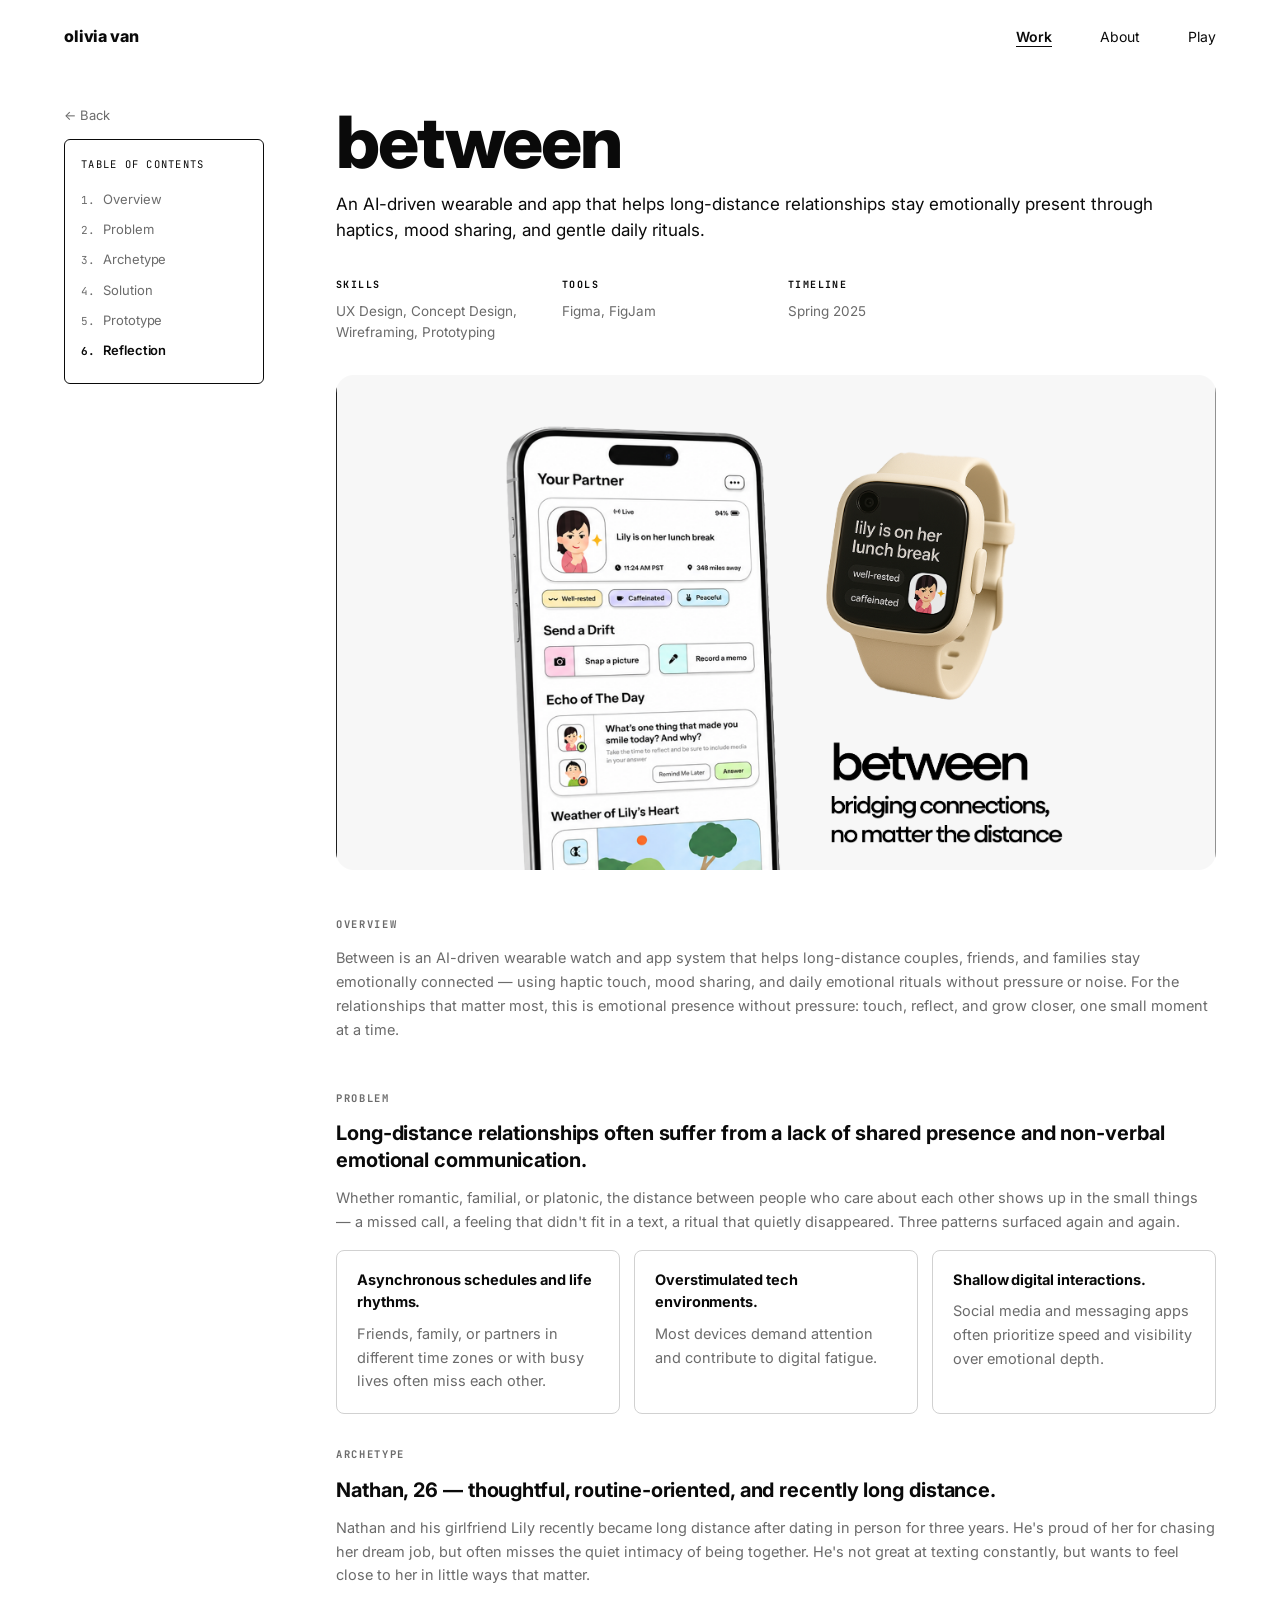
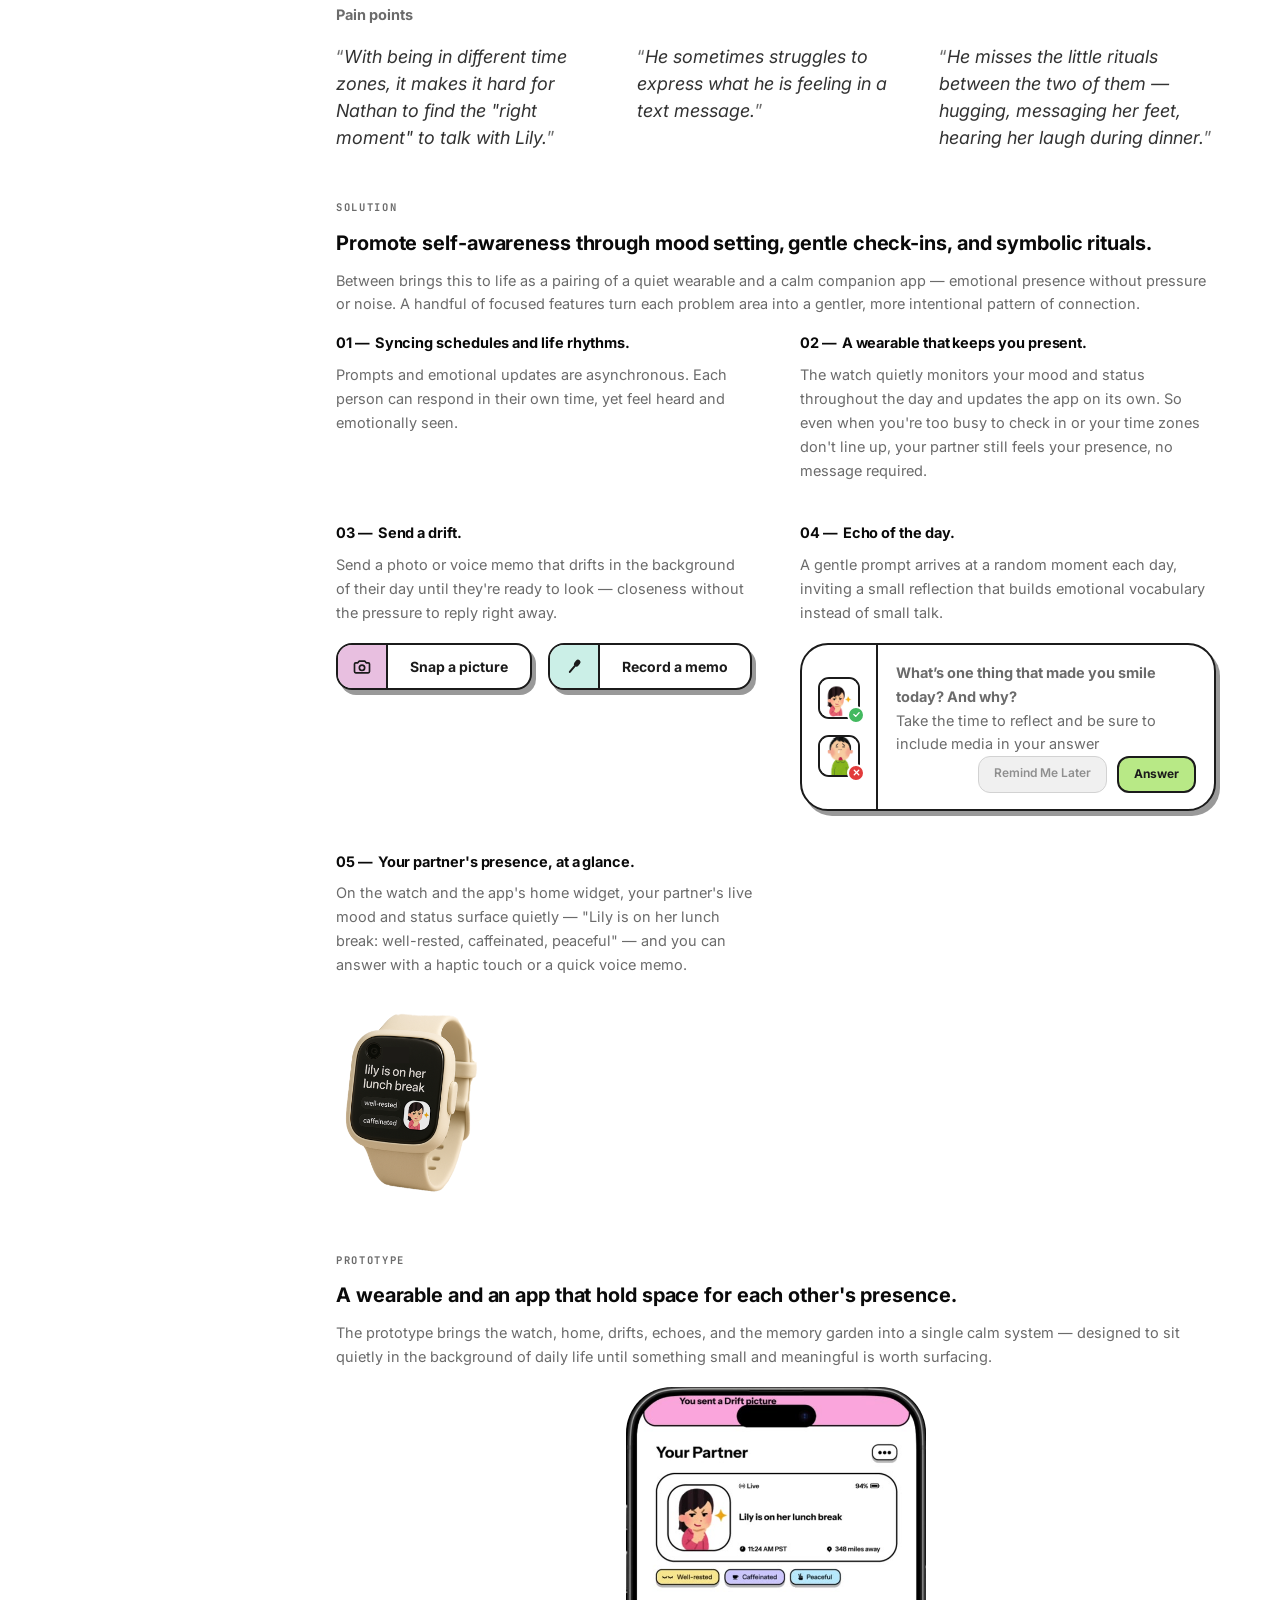
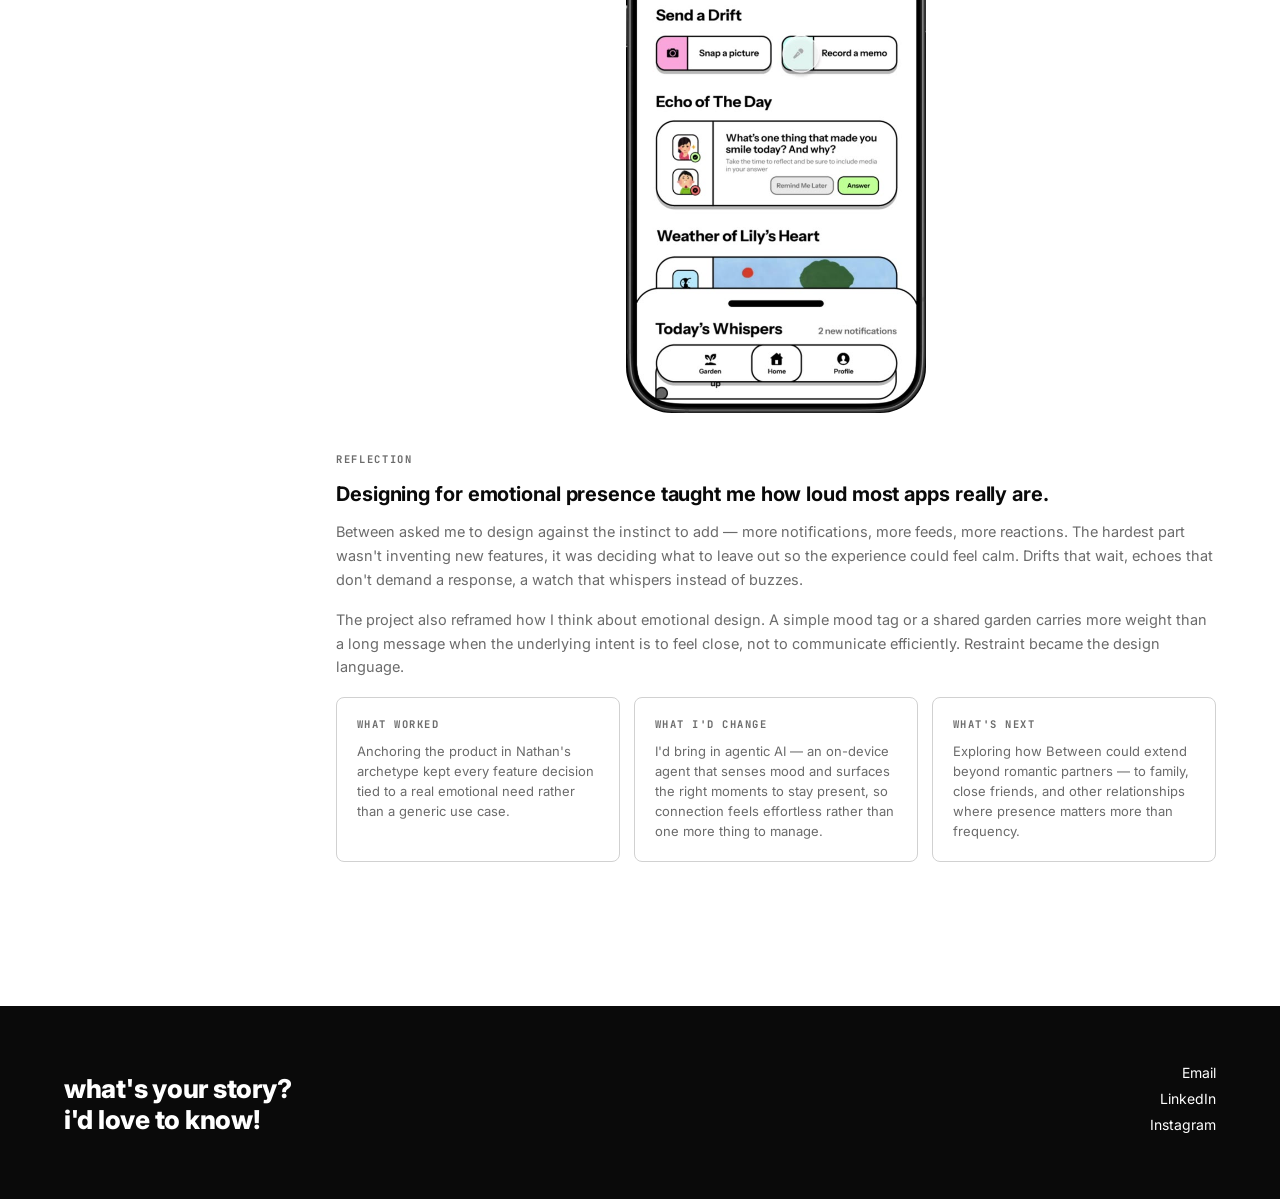
<file: between.html>
<!doctype html>
<html lang="en">
<head>
  <link rel="icon" href="data:image/svg+xml,<svg xmlns='http://www.w3.org/2000/svg' viewBox='0 0 100 100'><text y='.9em' font-size='90'>🤍</text></svg>" />
  <meta charset="utf-8" />
  <meta name="viewport" content="width=device-width, initial-scale=1" />
  <title>between — Olivia Van</title>
  <meta name="description" content="between — an AI-driven wearable and app that helps long-distance relationships stay emotionally present through haptics, mood sharing, and gentle daily rituals. Case study by Olivia Van." />

  <link rel="preconnect" href="https://fonts.googleapis.com" />
  <link rel="preconnect" href="https://fonts.gstatic.com" crossorigin />
  <link
    href="https://fonts.googleapis.com/css2?family=Inter:wght@400;500;600;700;800;900&family=JetBrains+Mono:wght@400;500&family=Cormorant+Garamond:ital,wght@1,500&display=swap"
    rel="stylesheet"
  />

  <link rel="stylesheet" href="styles.css" />
  <link rel="stylesheet" href="hearbat.css?v=5" />
  <link rel="stylesheet" href="atlas.css?v=2" />
  <link rel="stylesheet" href="between.css?v=3" />
</head>
<body>

  <header class="masthead">
    <div class="wordmark-wrap">
      <a href="index.html" class="wordmark">olivia van</a>
      <a href="mailto:oliviauyenvan@gmail.com" class="wordmark__email">oliviauyenvan@gmail.com</a>
    </div>
    <nav class="nav" aria-label="Primary">
      <a href="index.html#work" class="is-active">Work</a>
      <a href="about.html">About</a>
      <a href="play.html">Play</a>
    </nav>
  </header>

  <div class="case-wrap">

    <div class="case-rail">
      <a href="index.html#work" class="case__back">← Back</a>

    <!-- Sticky TOC widget -->
    <aside class="toc" aria-label="On this page">
      <p class="toc__title">Table of Contents</p>
      <ol class="toc__list">
        <li><a href="#overview" data-toc>Overview</a></li>
        <li><a href="#problem" data-toc>Problem</a></li>
        <li><a href="#archetype" data-toc>Archetype</a></li>
        <li><a href="#solution" data-toc>Solution</a></li>
        <li><a href="#screens" data-toc>Prototype</a></li>
        <li><a href="#reflection" data-toc>Reflection</a></li>
      </ol>
    </aside>
    </div>

    <!-- Main column -->
    <article class="case">

      <header class="case__head">
        <h1 class="case__title">between</h1>
        <p class="case__sub">An AI-driven wearable and app that helps long-distance relationships stay emotionally present through haptics, mood sharing, and gentle daily rituals.</p>
      </header>

      <dl class="case__meta">
        <div>
          <dt>Skills</dt>
          <dd>UX Design, Concept Design, Wireframing, Prototyping</dd>
        </div>
        <div>
          <dt>Tools</dt>
          <dd>Figma, FigJam</dd>
        </div>
        <div>
          <dt>Timeline</dt>
          <dd>Spring 2025</dd>
        </div>
      </dl>

      <div class="case__cover case__cover--between" aria-hidden="true"></div>

      <!-- OVERVIEW -->
      <section id="overview" class="case__section">
        <p class="case__kicker">Overview</p>
        <p class="case__body">
          Between is an AI-driven wearable watch and app system that helps long-distance couples, friends, and families stay emotionally connected — using haptic touch, mood sharing, and daily emotional rituals without pressure or noise. For the relationships that matter most, this is emotional presence without pressure: touch, reflect, and grow closer, one small moment at a time.
        </p>
      </section>

      <!-- PROBLEM -->
      <section id="problem" class="case__section">
        <p class="case__kicker">Problem</p>
        <h2 class="case__h2">Long-distance relationships often suffer from a lack of shared presence and non-verbal emotional communication.</h2>
        <p class="case__body">
          Whether romantic, familial, or platonic, the distance between people who care about each other shows up in the small things — a missed call, a feeling that didn't fit in a text, a ritual that quietly disappeared. Three patterns surfaced again and again.
        </p>

        <div class="opps">
          <article class="opp">
            <h3>Asynchronous schedules and life rhythms.</h3>
            <p>Friends, family, or partners in different time zones or with busy lives often miss each other.</p>
          </article>
          <article class="opp">
            <h3>Overstimulated tech environments.</h3>
            <p>Most devices demand attention and contribute to digital fatigue.</p>
          </article>
          <article class="opp">
            <h3>Shallow digital interactions.</h3>
            <p>Social media and messaging apps often prioritize speed and visibility over emotional depth.</p>
          </article>
        </div>
      </section>

      <!-- ARCHETYPE -->
      <section id="archetype" class="case__section">
        <p class="case__kicker">Archetype</p>
        <h2 class="case__h2">Nathan, 26 — thoughtful, routine-oriented, and recently long distance.</h2>
        <p class="case__body">
          Nathan and his girlfriend Lily recently became long distance after dating in person for three years. He's proud of her for chasing her dream job, but often misses the quiet intimacy of being together. He's not great at texting constantly, but wants to feel close to her in little ways that matter.
        </p>
        <p class="case__body"><strong>Pain points</strong></p>
        <ul class="case__quotes">
          <li>With being in different time zones, it makes it hard for Nathan to find the "right moment" to talk with Lily.</li>
          <li>He sometimes struggles to express what he is feeling in a text message.</li>
          <li>He misses the little rituals between the two of them — hugging, messaging her feet, hearing her laugh during dinner.</li>
        </ul>
      </section>

      <!-- SOLUTION -->
      <section id="solution" class="case__section">
        <p class="case__kicker">Solution</p>
        <h2 class="case__h2">Promote self-awareness through mood setting, gentle check-ins, and symbolic rituals.</h2>
        <p class="case__body">
          Between brings this to life as a pairing of a quiet wearable and a calm companion app — emotional presence without pressure or noise. A handful of focused features turn each problem area into a gentler, more intentional pattern of connection.
        </p>

        <div class="opps">
          <article class="opp">
            <h3><span class="opp__num">01 —</span> Syncing schedules and life rhythms.</h3>
            <p>Prompts and emotional updates are asynchronous. Each person can respond in their own time, yet feel heard and emotionally seen.</p>
          </article>
          <article class="opp">
            <h3><span class="opp__num">02 —</span> A wearable that keeps you present.</h3>
            <p>The watch quietly monitors your mood and status throughout the day and updates the app on its own. So even when you're too busy to check in or your time zones don't line up, your partner still feels your presence, no message required.</p>
          </article>
          <article class="opp">
            <h3><span class="opp__num">03 —</span> Send a drift.</h3>
            <p>Send a photo or voice memo that drifts in the background of their day until they're ready to look — closeness without the pressure to reply right away.</p>
            <div class="drift-actions" aria-hidden="true">
              <span class="drift-btn">
                <span class="drift-btn__icon drift-btn__icon--pink">
                  <svg viewBox="0 0 24 24" fill="none" stroke="currentColor" stroke-width="2" stroke-linecap="round" stroke-linejoin="round"><path d="M3 8.5A1.5 1.5 0 0 1 4.5 7H7l1.5-2h7L17 7h2.5A1.5 1.5 0 0 1 21 8.5v9a1.5 1.5 0 0 1-1.5 1.5h-15A1.5 1.5 0 0 1 3 17.5z"/><circle cx="12" cy="13" r="3.2"/></svg>
                </span>
                <span class="drift-btn__label">Snap a picture</span>
              </span>
              <span class="drift-btn">
                <span class="drift-btn__icon drift-btn__icon--mint">
                  <svg viewBox="0 0 24 24" fill="currentColor"><g transform="rotate(40 12 12)"><rect x="9" y="1.5" width="6" height="9" rx="3"/><rect x="10.8" y="9.5" width="2.4" height="11.5" rx="1.2"/></g></svg>
                </span>
                <span class="drift-btn__label">Record a memo</span>
              </span>
            </div>
          </article>
          <article class="opp">
            <h3><span class="opp__num">04 —</span> Echo of the day.</h3>
            <p>A gentle prompt arrives at a random moment each day, inviting a small reflection that builds emotional vocabulary instead of small talk.</p>
            <div class="echo-card" aria-hidden="true">
              <div class="echo-card__avatars">
                <span class="echo-avatar">
                  <img src="images/between/echo-smirk.jpeg" alt="" loading="lazy" />
                  <span class="echo-avatar__badge echo-avatar__badge--ok">
                    <svg viewBox="0 0 24 24" fill="none" stroke="currentColor" stroke-width="3.5" stroke-linecap="round" stroke-linejoin="round"><polyline points="5 12 10 17 19 7"/></svg>
                  </span>
                </span>
                <span class="echo-avatar">
                  <img src="images/between/echo-wah.jpeg" alt="" loading="lazy" />
                  <span class="echo-avatar__badge echo-avatar__badge--no">
                    <svg viewBox="0 0 24 24" fill="none" stroke="currentColor" stroke-width="3.5" stroke-linecap="round" stroke-linejoin="round"><line x1="6" y1="6" x2="18" y2="18"/><line x1="18" y1="6" x2="6" y2="18"/></svg>
                  </span>
                </span>
              </div>
              <div class="echo-card__body">
                <p class="echo-card__q">What’s one thing that made you smile today? And why?</p>
                <p class="echo-card__sub">Take the time to reflect and be sure to include media in your answer</p>
                <div class="echo-card__actions">
                  <span class="echo-card__btn">Remind Me Later</span>
                  <span class="echo-card__btn echo-card__btn--answer">Answer</span>
                </div>
              </div>
            </div>
          </article>
          <article class="opp">
            <h3><span class="opp__num">05 —</span> Your partner's presence, at a glance.</h3>
            <p>On the watch and the app's home widget, your partner's live mood and status surface quietly — "Lily is on her lunch break: well-rested, caffeinated, peaceful" — and you can answer with a haptic touch or a quick voice memo.</p>
            <div class="watch-shot" aria-hidden="true">
              <img src="images/between/watch.png" alt="" loading="lazy" />
            </div>
          </article>
        </div>
      </section>

      <!-- FINAL SCREENS -->
      <section id="screens" class="case__section">
        <p class="case__kicker">Prototype</p>
        <h2 class="case__h2">A wearable and an app that hold space for each other's presence.</h2>
        <p class="case__body">
          The prototype brings the watch, home, drifts, echoes, and the memory garden into a single calm system — designed to sit quietly in the background of daily life until something small and meaningful is worth surfacing.
        </p>
        <!-- Cropped phone-only prototype walkthrough — autoplays, loops, no player chrome. -->
        <figure class="proto-video">
          <video class="proto-video__el" autoplay muted loop playsinline preload="auto" poster="videos/between-prototype-demo-poster.jpg">
            <source src="videos/between-prototype-demo.mp4" type="video/mp4" />
            Your browser doesn't support embedded video — <a href="videos/between-prototype-demo.mp4">download the prototype walkthrough</a>.
          </video>
        </figure>
      </section>

      <!-- REFLECTION -->
      <section id="reflection" class="case__section">
        <p class="case__kicker">Reflection</p>
        <h2 class="case__h2">Designing for emotional presence taught me how loud most apps really are.</h2>
        <p class="case__body">
          Between asked me to design against the instinct to add — more notifications, more feeds, more reactions. The hardest part wasn't inventing new features, it was deciding what to leave out so the experience could feel calm. Drifts that wait, echoes that don't demand a response, a watch that whispers instead of buzzes.
        </p>
        <p class="case__body">
          The project also reframed how I think about emotional design. A simple mood tag or a shared garden carries more weight than a long message when the underlying intent is to feel close, not to communicate efficiently. Restraint became the design language.
        </p>

        <div class="reflect">
          <article class="reflect__card">
            <p class="reflect__kicker">What worked</p>
            <p>Anchoring the product in Nathan's archetype kept every feature decision tied to a real emotional need rather than a generic use case.</p>
          </article>
          <article class="reflect__card">
            <p class="reflect__kicker">What I'd change</p>
            <p>I'd bring in agentic AI — an on-device agent that senses mood and surfaces the right moments to stay present, so connection feels effortless rather than one more thing to manage.</p>
          </article>
          <article class="reflect__card">
            <p class="reflect__kicker">What's next</p>
            <p>Exploring how Between could extend beyond romantic partners — to family, close friends, and other relationships where presence matters more than frequency.</p>
          </article>
        </div>
      </section>

    </article>
  </div>

  <footer class="foot">
    <div class="foot__inner">
      <p class="foot__say">what's your story?<br/>i'd love to know!</p>
      <ul class="foot__links">
        <li><a href="mailto:oliviauyenvan@gmail.com">Email</a></li>
        <li><a href="https://www.linkedin.com/in/oliviaavan" target="_blank" rel="noopener">LinkedIn</a></li>
        <li><a href="https://www.instagram.com/oliviauyenvan/" target="_blank" rel="noopener">Instagram</a></li>
      </ul>
    </div>
  </footer>

  <script src="hearbat.js" defer></script>
</body>
</html>
</file>
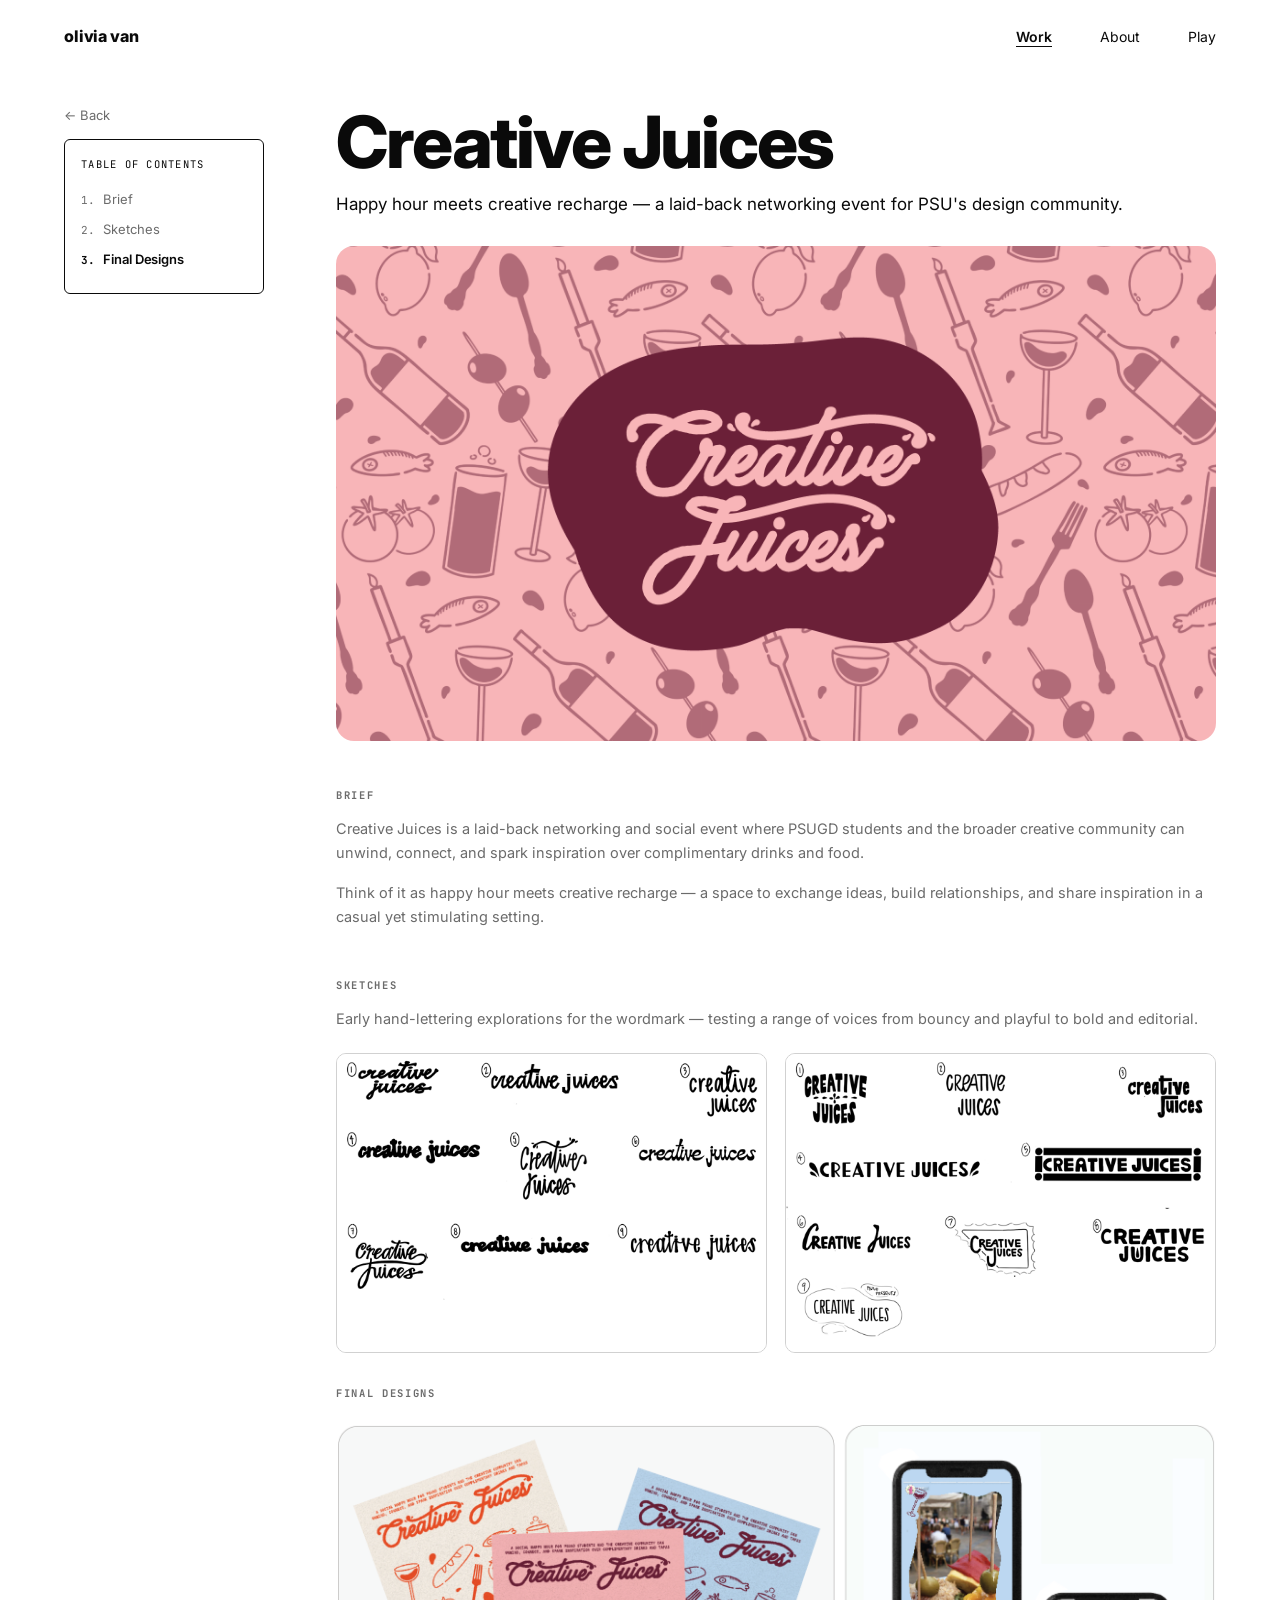
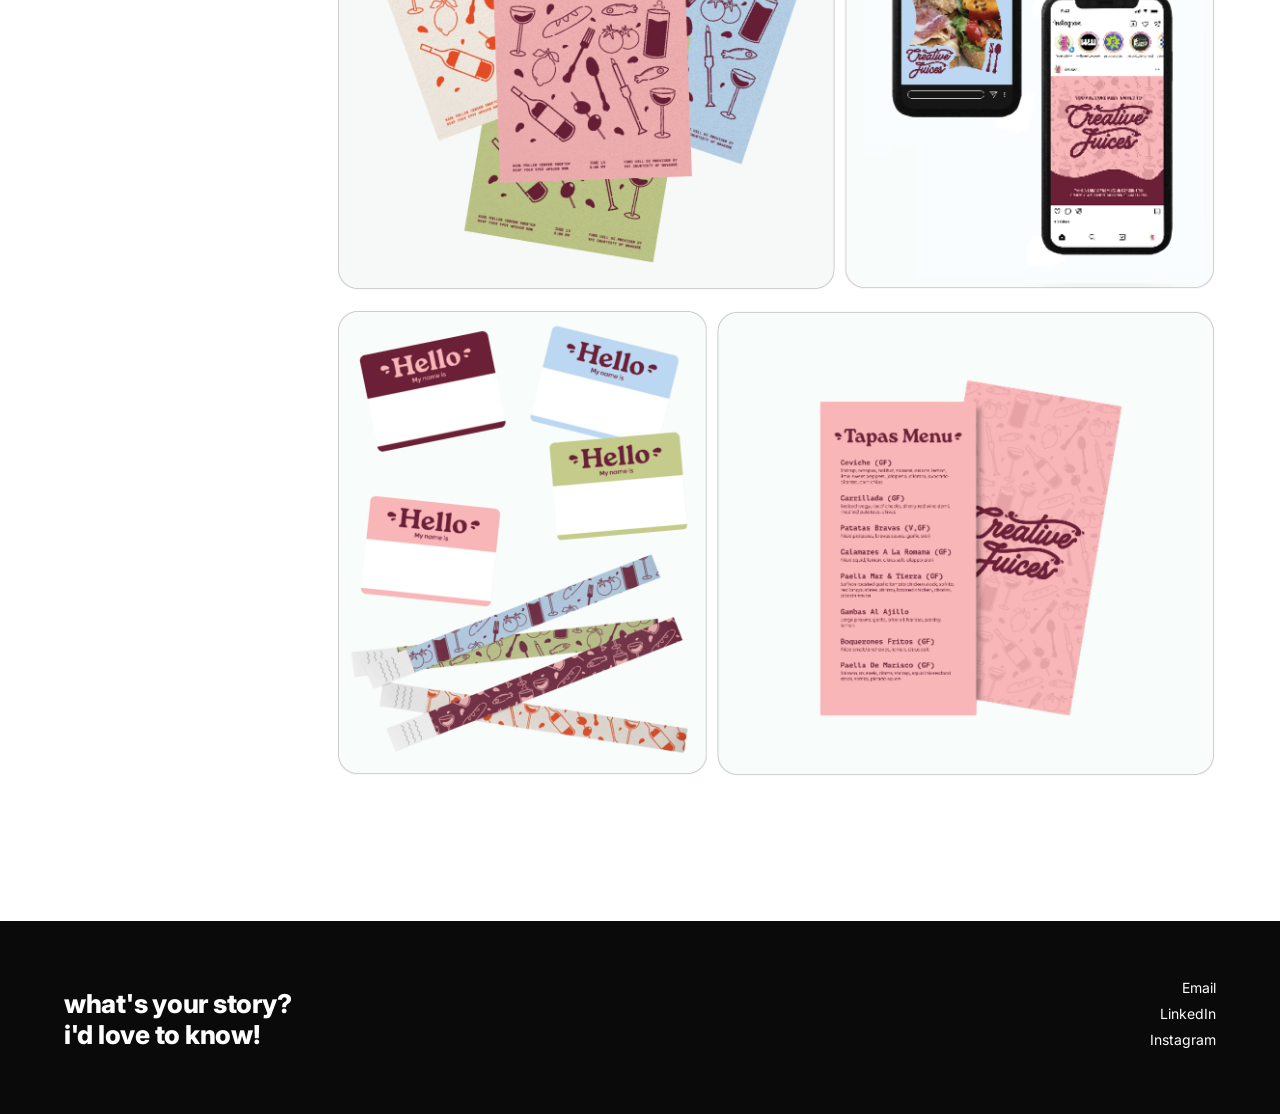
<file: creative-juices.html>
<!doctype html>
<html lang="en">
<head>
  <link rel="icon" href="data:image/svg+xml,<svg xmlns='http://www.w3.org/2000/svg' viewBox='0 0 100 100'><text y='.9em' font-size='90'>🤍</text></svg>" />
  <meta charset="utf-8" />
  <meta name="viewport" content="width=device-width, initial-scale=1" />
  <title>Creative Juices — Olivia Van</title>
  <meta name="description" content="Creative Juices — a laid-back networking and social event for PSUGD students and the broader creative community. Branding by Olivia Van." />

  <link rel="preconnect" href="https://fonts.googleapis.com" />
  <link rel="preconnect" href="https://fonts.gstatic.com" crossorigin />
  <link
    href="https://fonts.googleapis.com/css2?family=Inter:wght@400;500;600;700;800;900&family=JetBrains+Mono:wght@400;500&display=swap"
    rel="stylesheet"
  />

  <link rel="stylesheet" href="styles.css" />
  <link rel="stylesheet" href="hearbat.css?v=5" />
  <link rel="stylesheet" href="project-brief.css" />
</head>
<body>

  <header class="masthead">
    <div class="wordmark-wrap">
      <a href="index.html" class="wordmark">olivia van</a>
      <a href="mailto:oliviauyenvan@gmail.com" class="wordmark__email">oliviauyenvan@gmail.com</a>
    </div>
    <nav class="nav" aria-label="Primary">
      <a href="index.html#work" class="is-active">Work</a>
      <a href="about.html">About</a>
      <a href="play.html">Play</a>
    </nav>
  </header>

  <div class="case-wrap">

    <div class="case-rail">
      <a href="index.html#work" class="case__back">← Back</a>

      <!-- Sticky TOC widget -->
      <aside class="toc" aria-label="On this page">
        <p class="toc__title">Table of Contents</p>
        <ol class="toc__list">
          <li><a href="#brief" data-toc>Brief</a></li>
          <li><a href="#sketches" data-toc>Sketches</a></li>
          <li><a href="#final" data-toc>Final Designs</a></li>
        </ol>
      </aside>
    </div>

    <!-- Main column -->
    <article class="case">

      <header class="case__head">
        <h1 class="case__title">Creative Juices</h1>
        <p class="case__sub">Happy hour meets creative recharge — a laid-back networking event for PSU's design community.</p>
      </header>

      <div class="case__cover case__cover--creative-juices" aria-hidden="true"></div>

      <!-- BRIEF -->
      <section id="brief" class="case__section">
        <p class="case__kicker">Brief</p>
        <p class="case__body">
          Creative Juices is a laid-back networking and social event where PSUGD students and the broader creative community can unwind, connect, and spark inspiration over complimentary drinks and food.
        </p>
        <p class="case__body">
          Think of it as happy hour meets creative recharge — a space to exchange ideas, build relationships, and share inspiration in a casual yet stimulating setting.
        </p>
      </section>

      <!-- SKETCHES -->
      <section id="sketches" class="case__section">
        <p class="case__kicker">Sketches</p>
        <p class="case__body">
          Early hand-lettering explorations for the wordmark — testing a range of voices from bouncy and playful to bold and editorial.
        </p>
        <div class="gallery gallery--two">
          <figure>
            <img src="images/creative-juices/sketch-1.png" alt="Creative Juices hand-lettering explorations, sheet 1" loading="lazy" />
          </figure>
          <figure>
            <img src="images/creative-juices/sketch-2.png" alt="Creative Juices hand-lettering explorations, sheet 2" loading="lazy" />
          </figure>
        </div>
      </section>

      <!-- FINAL DESIGNS -->
      <section id="final" class="case__section">
        <p class="case__kicker">Final Designs</p>
        <div class="gallery gallery--stack gallery--bleed">
          <figure>
            <img src="images/creative-juices/final-1.png" alt="Creative Juices final design, 1" loading="lazy" />
          </figure>
          <figure>
            <img src="images/creative-juices/final-2.png" alt="Creative Juices final design, 2" loading="lazy" />
          </figure>
        </div>
      </section>

    </article>
  </div>

  <footer class="foot">
    <div class="foot__inner">
      <p class="foot__say">what's your story?<br/>i'd love to know!</p>
      <ul class="foot__links">
        <li><a href="mailto:oliviauyenvan@gmail.com">Email</a></li>
        <li><a href="https://www.linkedin.com/in/oliviaavan" target="_blank" rel="noopener">LinkedIn</a></li>
        <li><a href="https://www.instagram.com/oliviauyenvan/" target="_blank" rel="noopener">Instagram</a></li>
      </ul>
    </div>
  </footer>

  <script src="hearbat.js" defer></script>
</body>
</html>
</file>
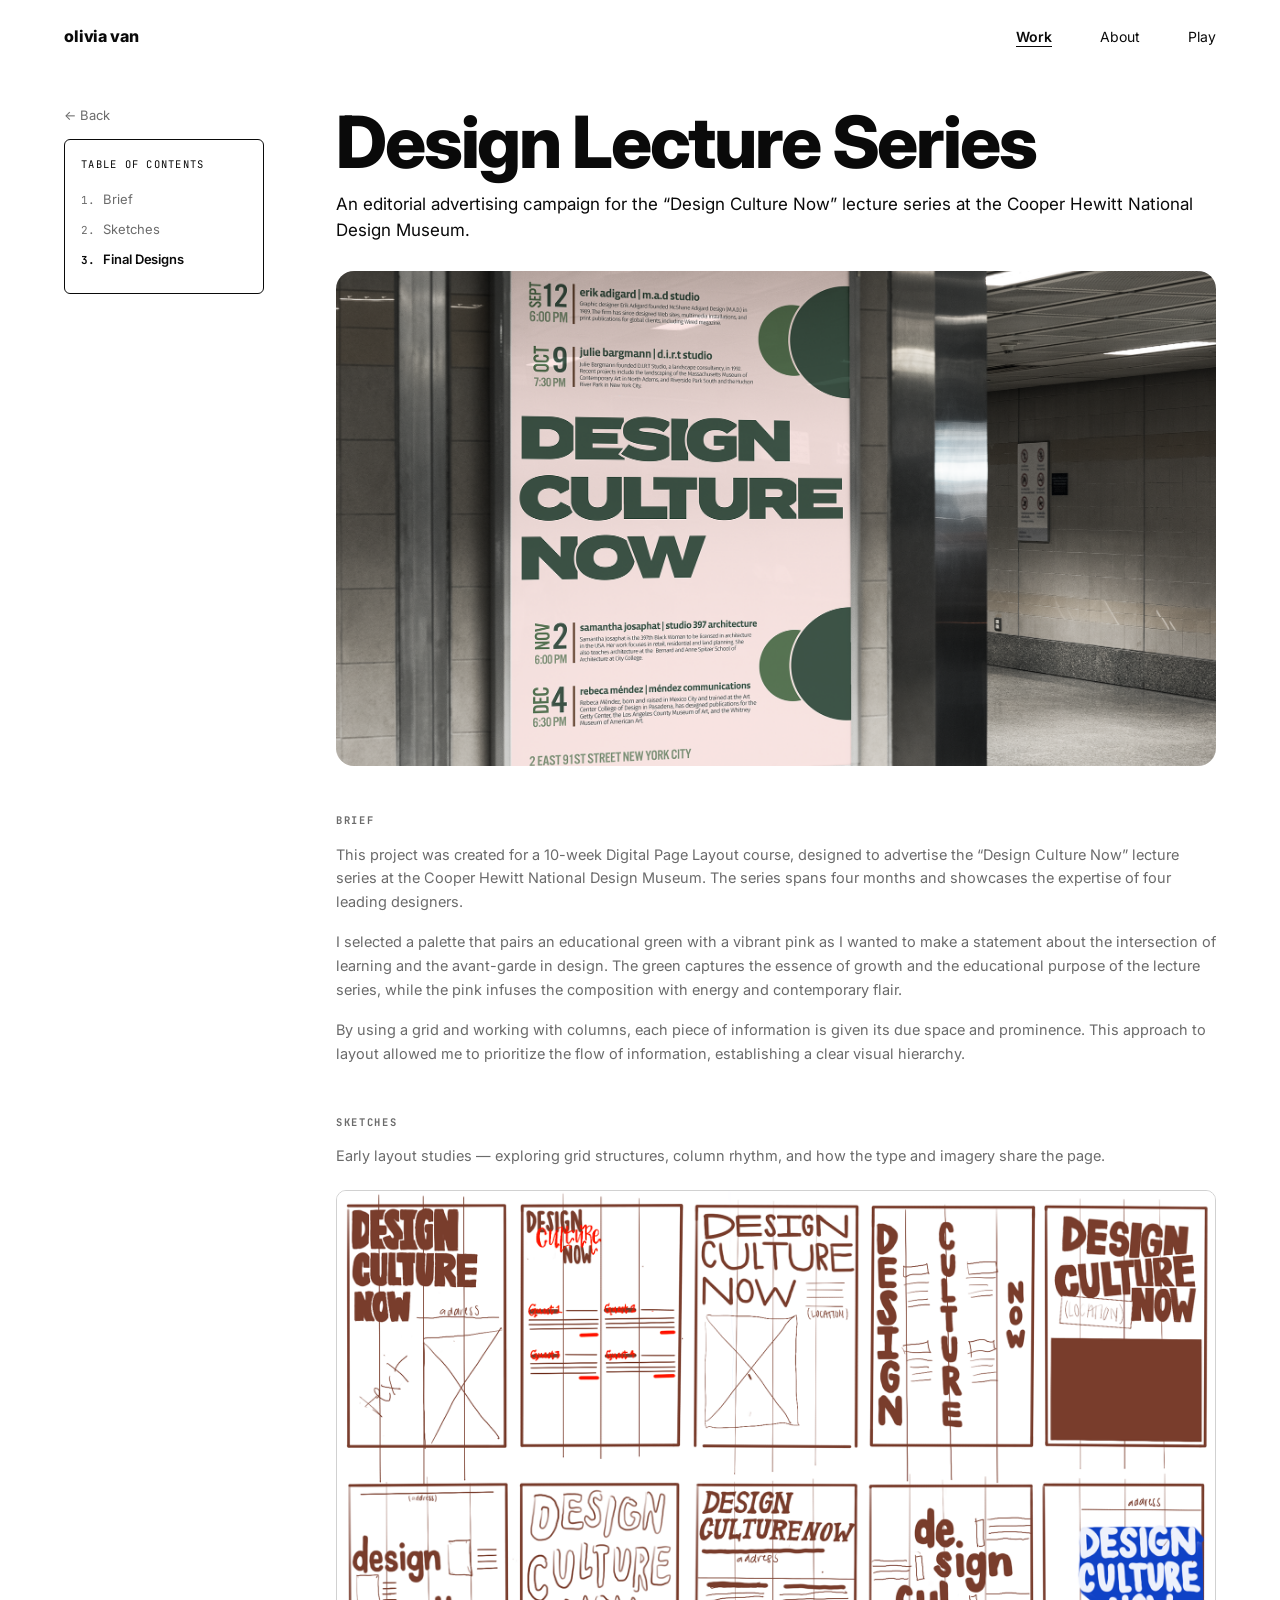
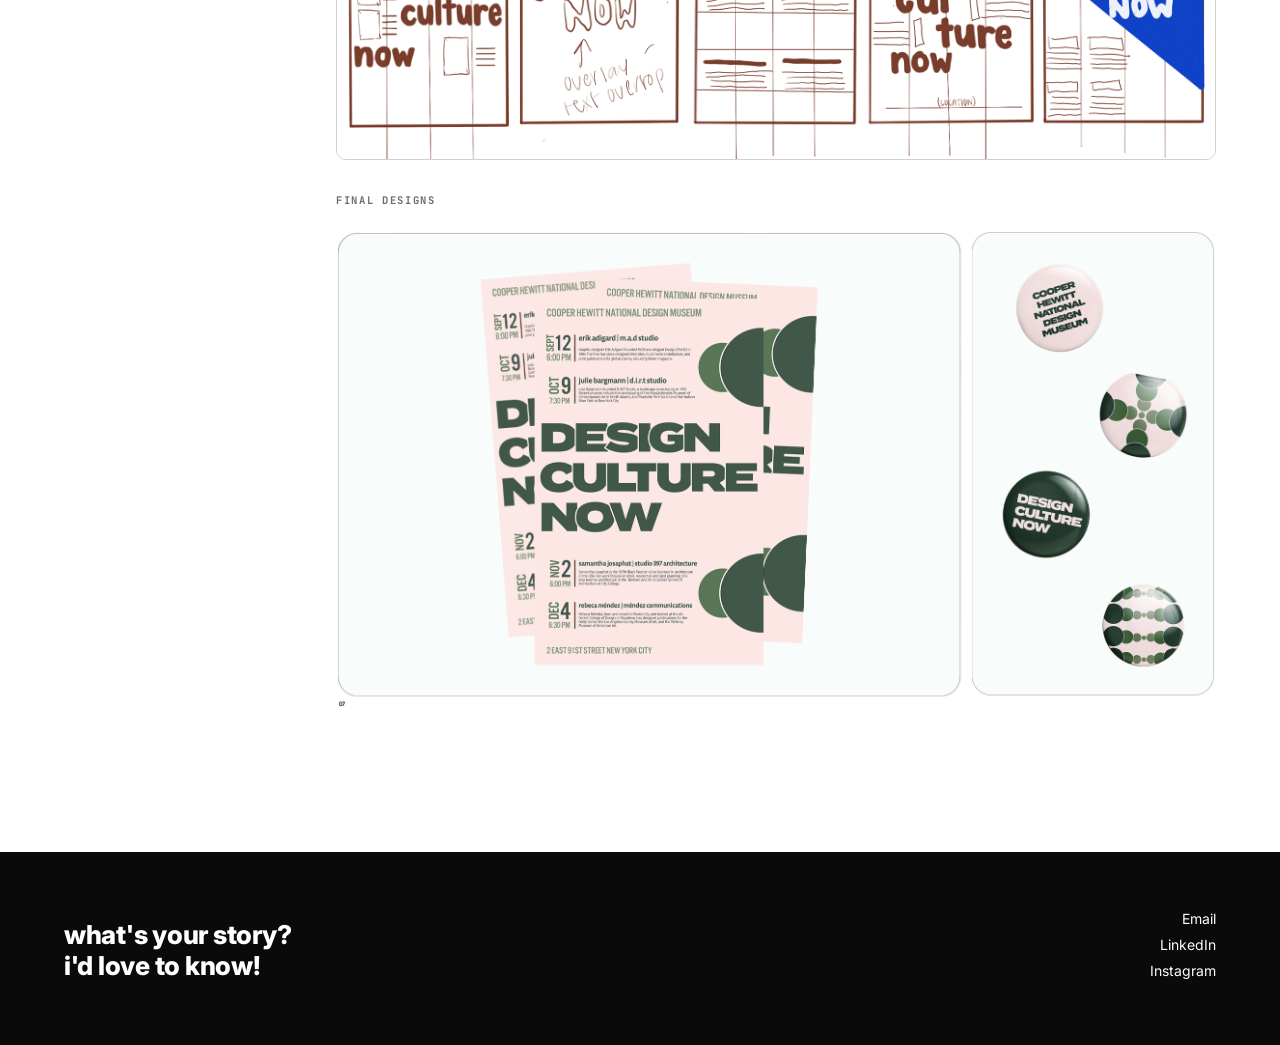
<file: design-lecture-series.html>
<!doctype html>
<html lang="en">
<head>
  <link rel="icon" href="data:image/svg+xml,<svg xmlns='http://www.w3.org/2000/svg' viewBox='0 0 100 100'><text y='.9em' font-size='90'>🤍</text></svg>" />
  <meta charset="utf-8" />
  <meta name="viewport" content="width=device-width, initial-scale=1" />
  <title>Design Lecture Series — Olivia Van</title>
  <meta name="description" content="Design Lecture Series — print advertising for the 'Design Culture Now' lecture series at the Cooper Hewitt National Design Museum. Editorial layout by Olivia Van." />

  <link rel="preconnect" href="https://fonts.googleapis.com" />
  <link rel="preconnect" href="https://fonts.gstatic.com" crossorigin />
  <link
    href="https://fonts.googleapis.com/css2?family=Inter:wght@400;500;600;700;800;900&family=JetBrains+Mono:wght@400;500&display=swap"
    rel="stylesheet"
  />

  <link rel="stylesheet" href="styles.css" />
  <link rel="stylesheet" href="hearbat.css?v=5" />
  <link rel="stylesheet" href="project-brief.css" />
</head>
<body>

  <header class="masthead">
    <div class="wordmark-wrap">
      <a href="index.html" class="wordmark">olivia van</a>
      <a href="mailto:oliviauyenvan@gmail.com" class="wordmark__email">oliviauyenvan@gmail.com</a>
    </div>
    <nav class="nav" aria-label="Primary">
      <a href="index.html#work" class="is-active">Work</a>
      <a href="about.html">About</a>
      <a href="play.html">Play</a>
    </nav>
  </header>

  <div class="case-wrap">

    <div class="case-rail">
      <a href="index.html#work" class="case__back">← Back</a>

      <!-- Sticky TOC widget -->
      <aside class="toc" aria-label="On this page">
        <p class="toc__title">Table of Contents</p>
        <ol class="toc__list">
          <li><a href="#brief" data-toc>Brief</a></li>
          <li><a href="#sketches" data-toc>Sketches</a></li>
          <li><a href="#final" data-toc>Final Designs</a></li>
        </ol>
      </aside>
    </div>

    <!-- Main column -->
    <article class="case">

      <header class="case__head">
        <h1 class="case__title">Design Lecture Series</h1>
        <p class="case__sub">An editorial advertising campaign for the “Design Culture Now” lecture series at the Cooper Hewitt National Design Museum.</p>
      </header>

      <div class="case__cover case__cover--design-lecture-series" aria-hidden="true"></div>

      <!-- BRIEF -->
      <section id="brief" class="case__section">
        <p class="case__kicker">Brief</p>
        <p class="case__body">
          This project was created for a 10-week Digital Page Layout course, designed to advertise the “Design Culture Now” lecture series at the Cooper Hewitt National Design Museum. The series spans four months and showcases the expertise of four leading designers.
        </p>
        <p class="case__body">
          I selected a palette that pairs an educational green with a vibrant pink as I wanted to make a statement about the intersection of learning and the avant-garde in design. The green captures the essence of growth and the educational purpose of the lecture series, while the pink infuses the composition with energy and contemporary flair.
        </p>
        <p class="case__body">
          By using a grid and working with columns, each piece of information is given its due space and prominence. This approach to layout allowed me to prioritize the flow of information, establishing a clear visual hierarchy.
        </p>
      </section>

      <!-- SKETCHES -->
      <section id="sketches" class="case__section">
        <p class="case__kicker">Sketches</p>
        <p class="case__body">
          Early layout studies — exploring grid structures, column rhythm, and how the type and imagery share the page.
        </p>
        <div class="gallery gallery--stack">
          <figure>
            <img src="images/design-lecture-series/sketch-1.png" alt="Design Lecture Series layout sketches" loading="lazy" />
          </figure>
        </div>
      </section>

      <!-- FINAL DESIGNS -->
      <section id="final" class="case__section">
        <p class="case__kicker">Final Designs</p>
        <div class="gallery gallery--stack gallery--bleed">
          <figure>
            <img src="images/design-lecture-series/final-1.png" alt="Design Lecture Series final design" loading="lazy" />
          </figure>
        </div>
      </section>

    </article>
  </div>

  <footer class="foot">
    <div class="foot__inner">
      <p class="foot__say">what's your story?<br/>i'd love to know!</p>
      <ul class="foot__links">
        <li><a href="mailto:oliviauyenvan@gmail.com">Email</a></li>
        <li><a href="https://www.linkedin.com/in/oliviaavan" target="_blank" rel="noopener">LinkedIn</a></li>
        <li><a href="https://www.instagram.com/oliviauyenvan/" target="_blank" rel="noopener">Instagram</a></li>
      </ul>
    </div>
  </footer>

  <script src="hearbat.js" defer></script>
</body>
</html>
</file>
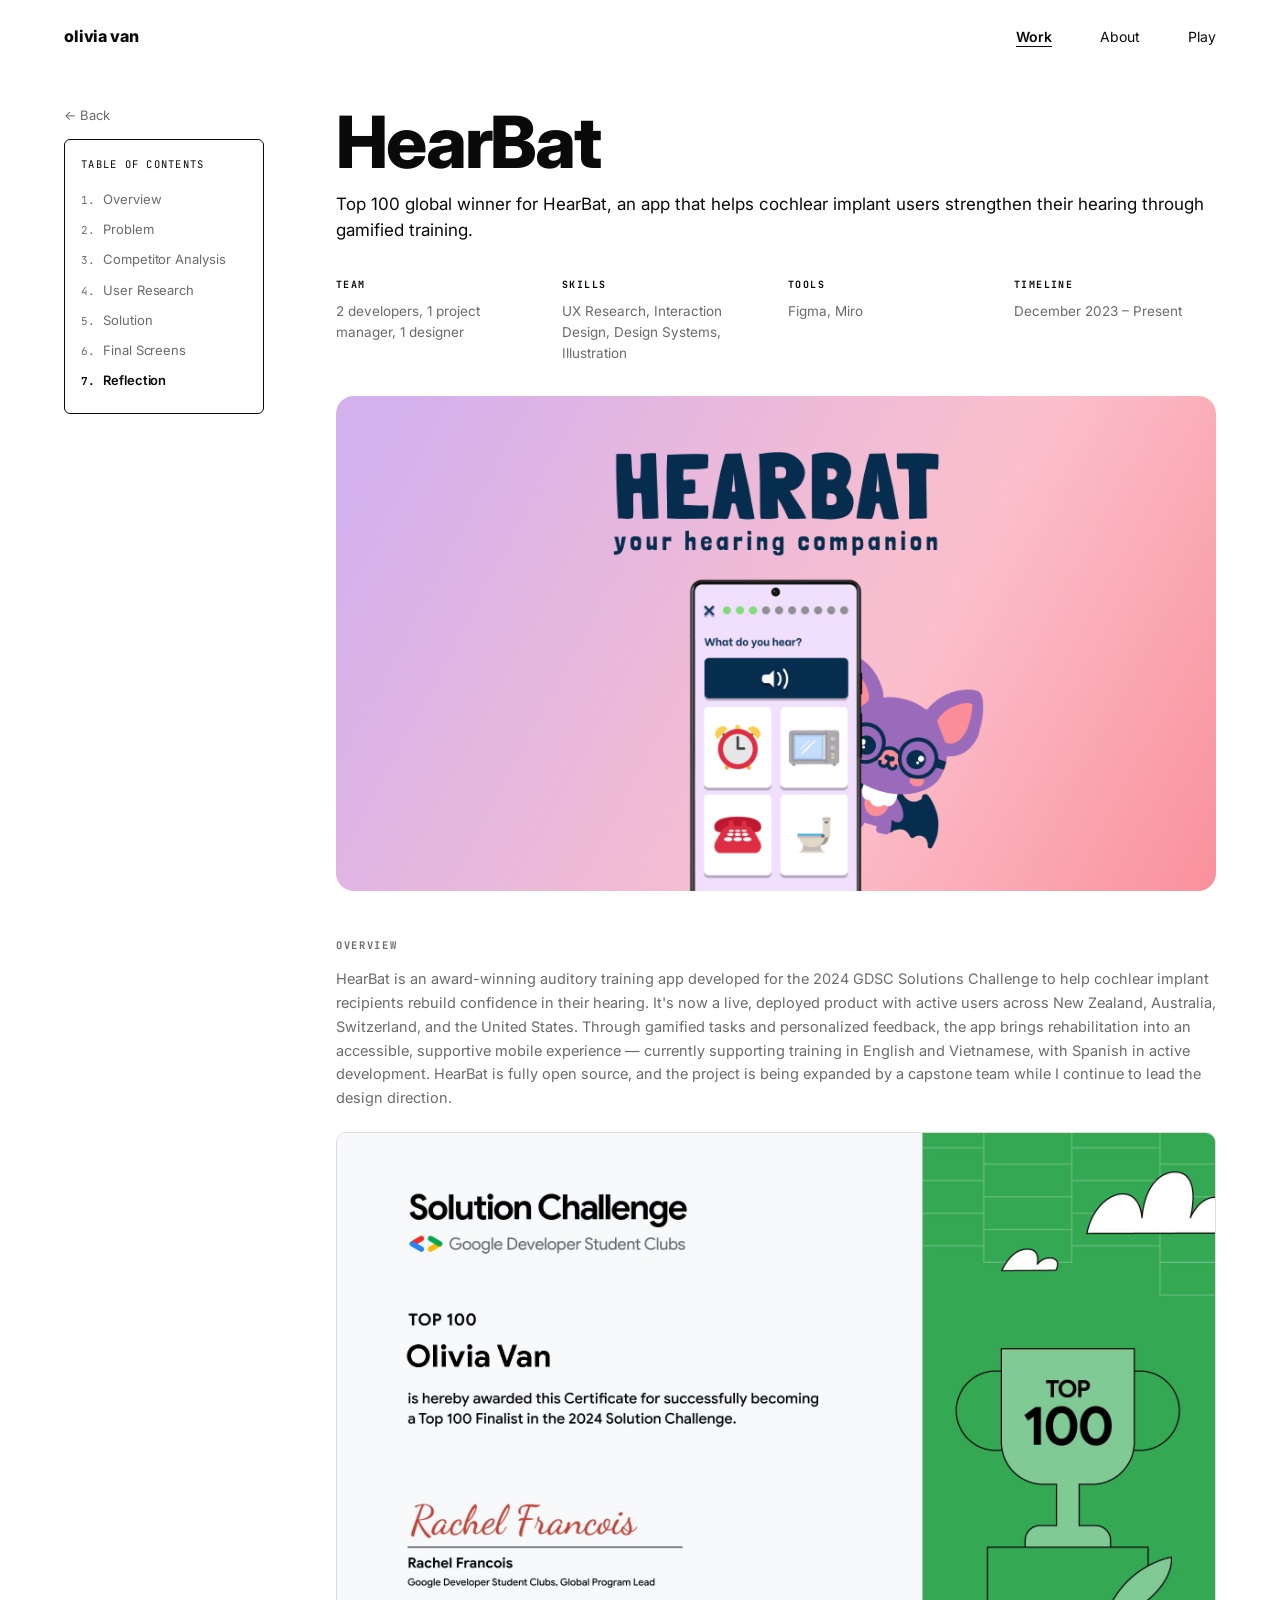
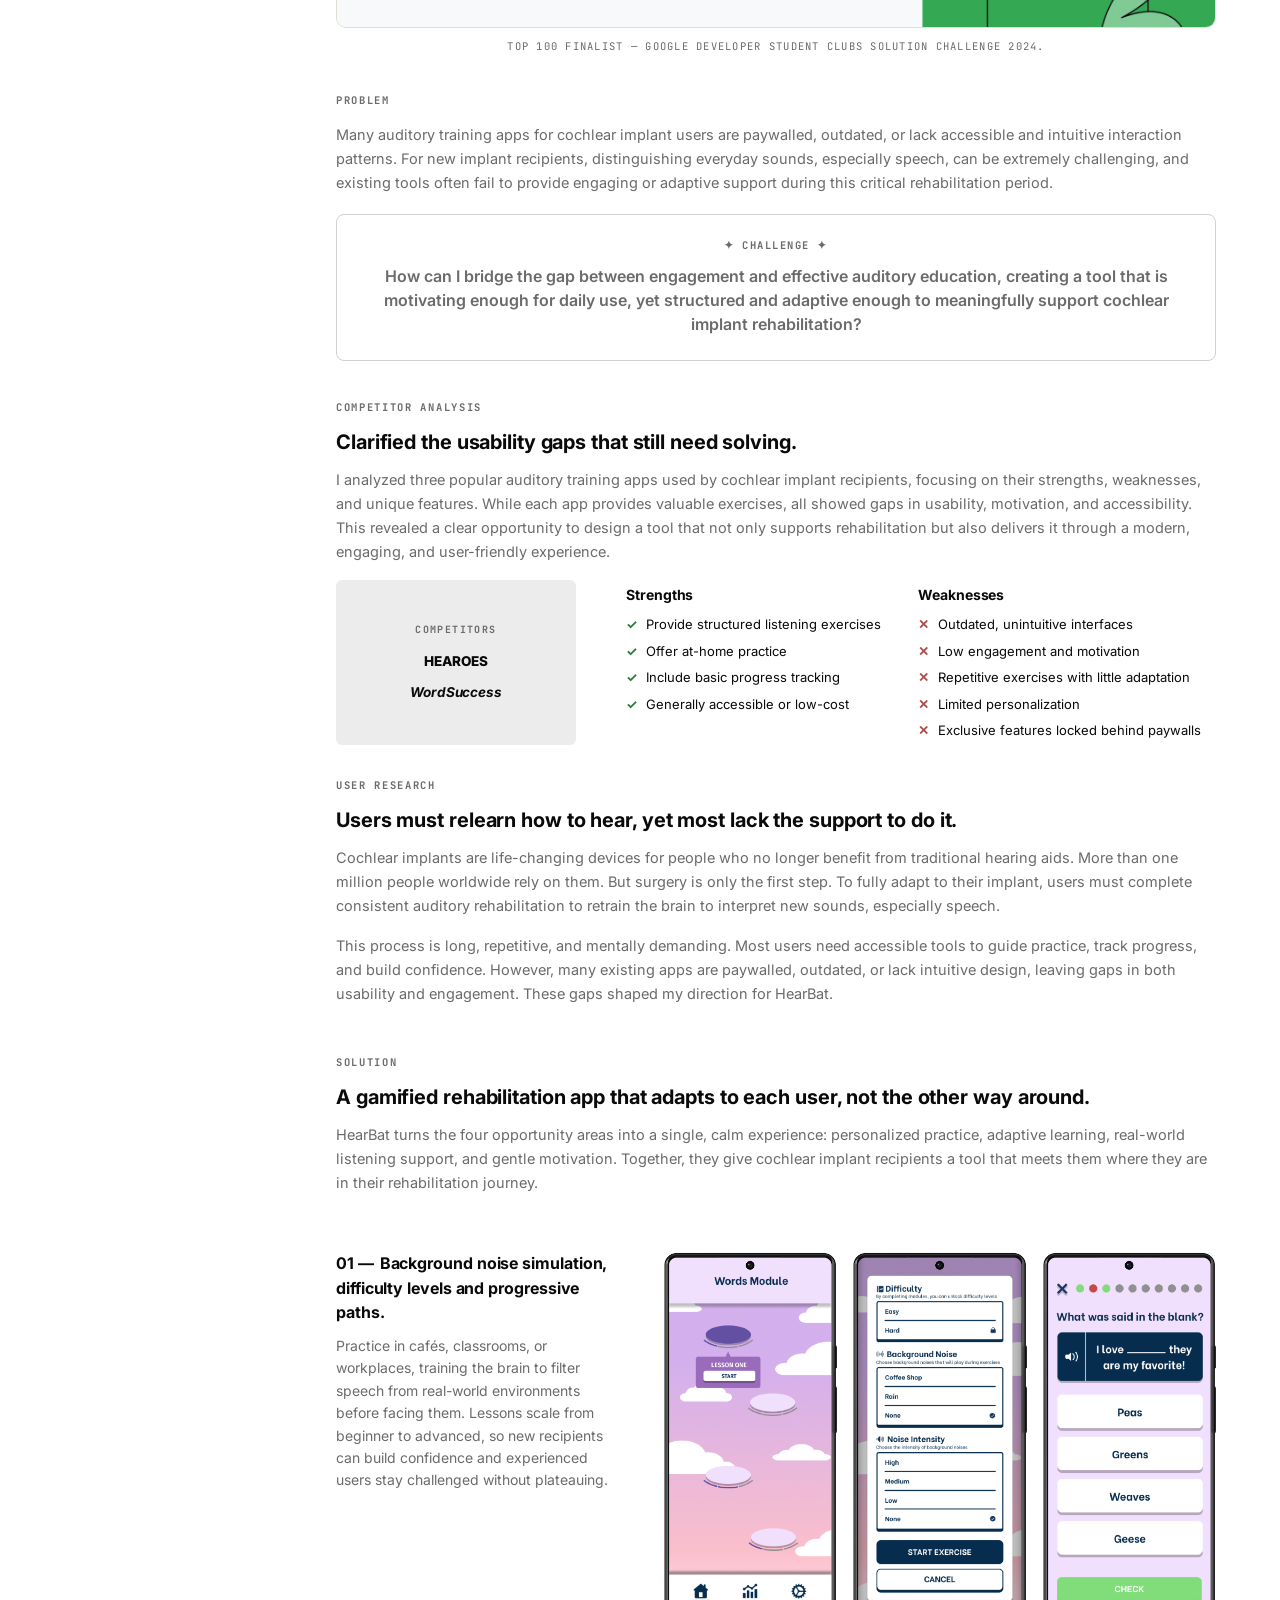
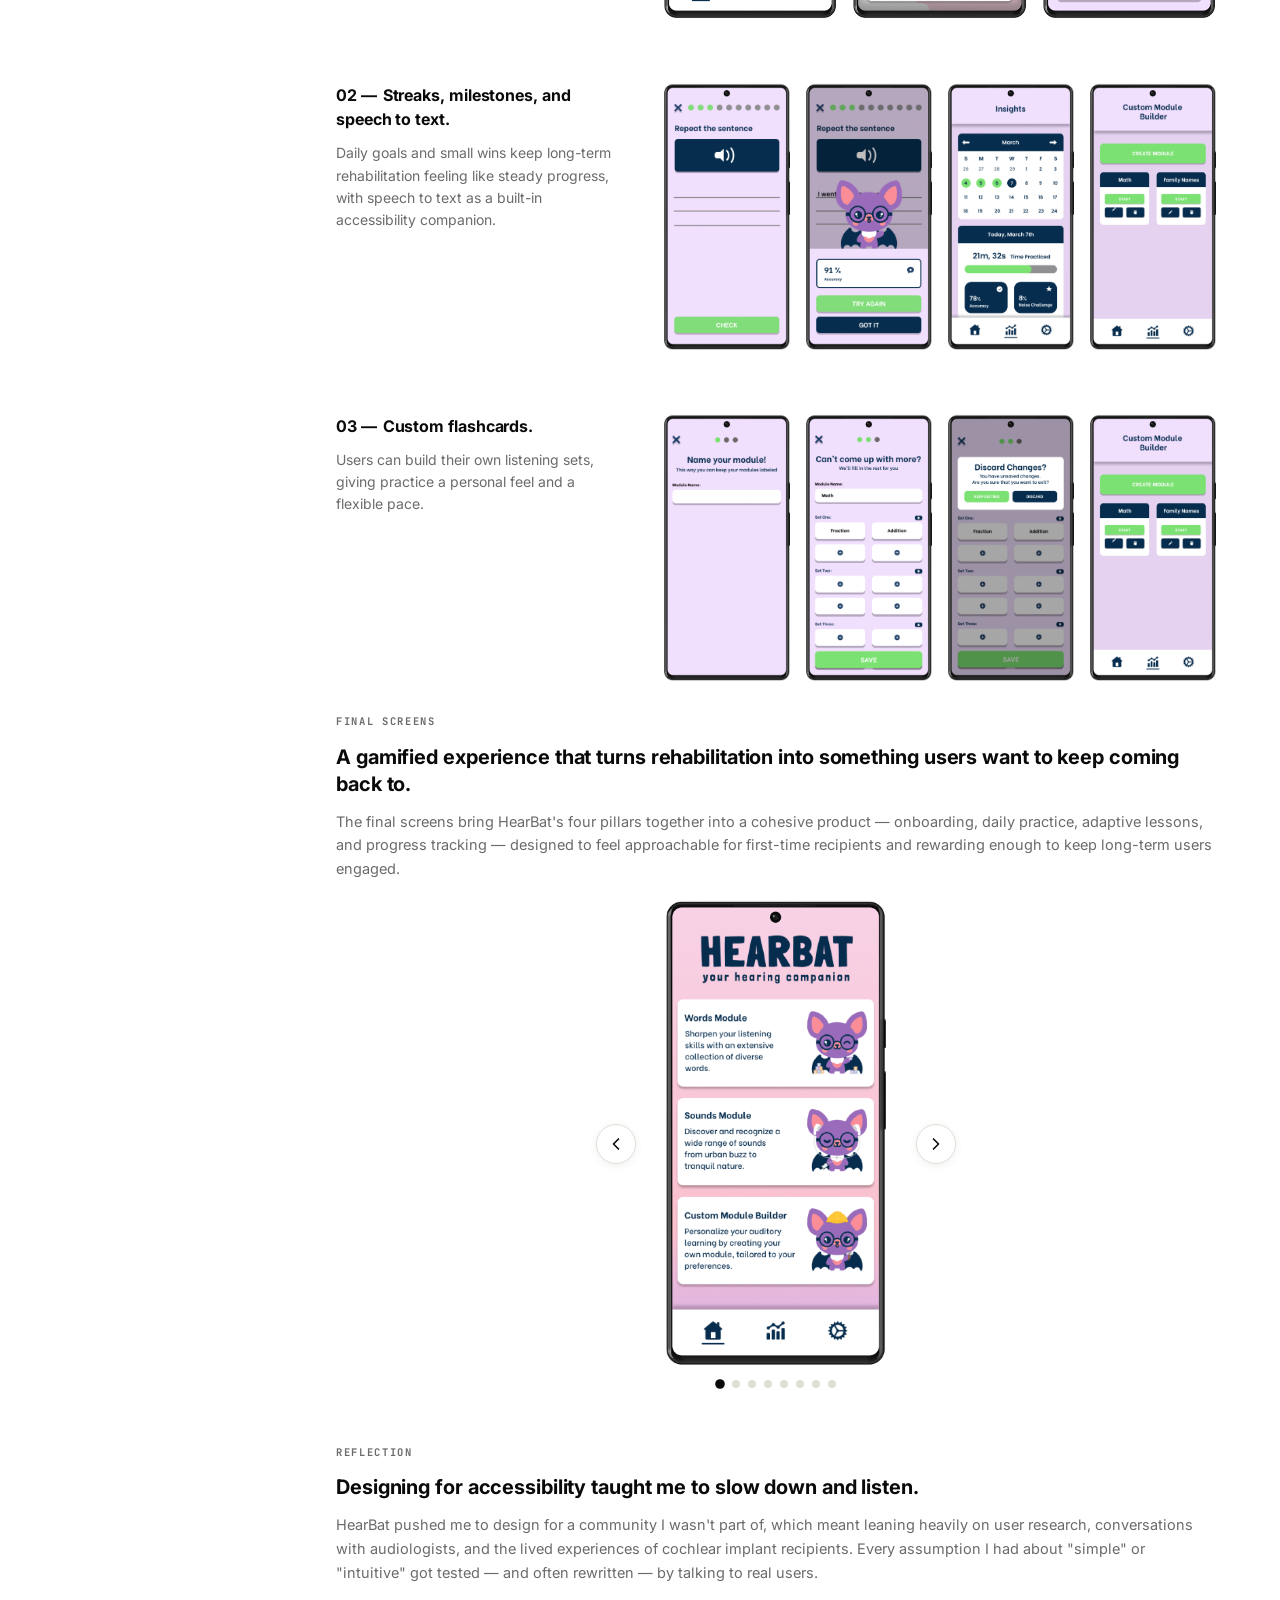
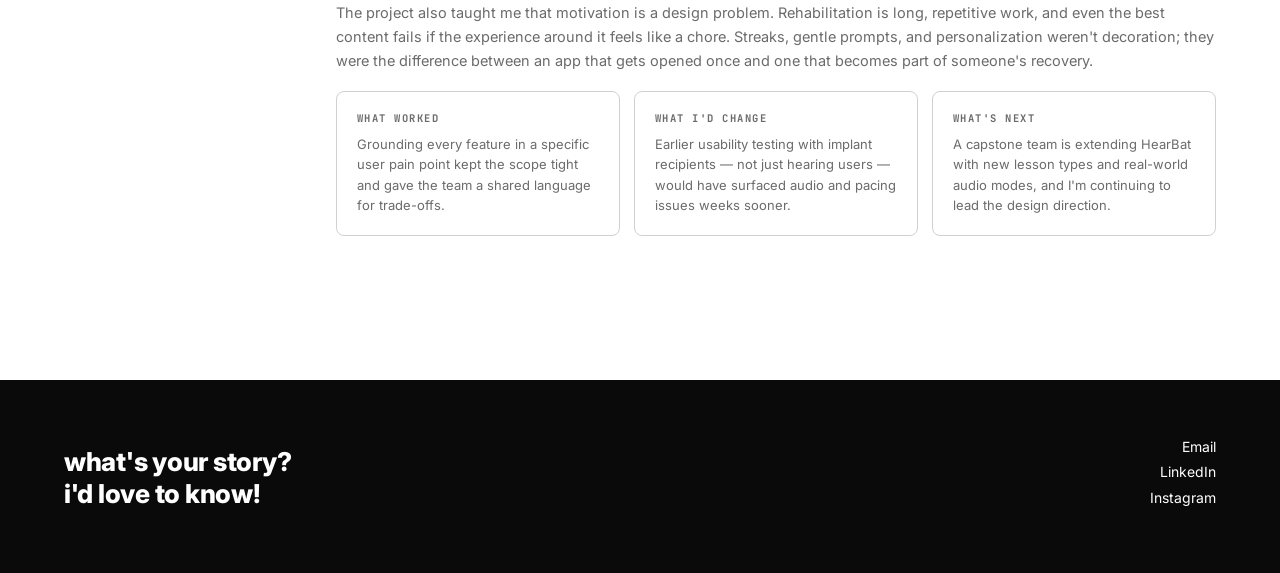
<file: hearbat.html>
<!doctype html>
<html lang="en">
<head>
  <link rel="icon" href="data:image/svg+xml,<svg xmlns='http://www.w3.org/2000/svg' viewBox='0 0 100 100'><text y='.9em' font-size='90'>🤍</text></svg>" />
  <meta charset="utf-8" />
  <meta name="viewport" content="width=device-width, initial-scale=1" />
  <title>HearBat — Olivia Van</title>
  <meta name="description" content="HearBat — an award-winning auditory training app for cochlear implant recipients. Case study by Olivia Van." />

  <link rel="preconnect" href="https://fonts.googleapis.com" />
  <link rel="preconnect" href="https://fonts.gstatic.com" crossorigin />
  <link
    href="https://fonts.googleapis.com/css2?family=Inter:wght@400;500;600;700;800;900&family=JetBrains+Mono:wght@400;500&display=swap"
    rel="stylesheet"
  />

  <link rel="stylesheet" href="styles.css" />
  <link rel="stylesheet" href="hearbat.css?v=5" />
</head>
<body>

  <header class="masthead">
    <div class="wordmark-wrap">
      <a href="index.html" class="wordmark">olivia van</a>
      <a href="mailto:oliviauyenvan@gmail.com" class="wordmark__email">oliviauyenvan@gmail.com</a>
    </div>
    <nav class="nav" aria-label="Primary">
      <a href="index.html#work" class="is-active">Work</a>
      <a href="about.html">About</a>
      <a href="play.html">Play</a>
    </nav>
  </header>

  <div class="case-wrap">

    <div class="case-rail">
      <a href="index.html#work" class="case__back">← Back</a>

    <!-- Sticky TOC widget -->
    <aside class="toc" aria-label="On this page">
      <p class="toc__title">Table of Contents</p>
      <ol class="toc__list">
        <li><a href="#overview" data-toc>Overview</a></li>
        <li><a href="#problem" data-toc>Problem</a></li>
        <li><a href="#competitor" data-toc>Competitor Analysis</a></li>
        <li><a href="#research" data-toc>User Research</a></li>
        <li><a href="#solution" data-toc>Solution</a></li>
        <li><a href="#screens" data-toc>Final Screens</a></li>
        <li><a href="#reflection" data-toc>Reflection</a></li>
      </ol>
    </aside>
    </div>

    <!-- Main column -->
    <article class="case">

      <header class="case__head">
        <h1 class="case__title">HearBat</h1>
        <p class="case__sub">Top 100 global winner for HearBat, an app that helps cochlear implant users strengthen their hearing through gamified training.</p>
      </header>

      <dl class="case__meta">
        <div>
          <dt>Team</dt>
          <dd>2 developers, 1 project manager, 1 designer</dd>
        </div>
        <div>
          <dt>Skills</dt>
          <dd>UX Research, Interaction Design, Design Systems, Illustration</dd>
        </div>
        <div>
          <dt>Tools</dt>
          <dd>Figma, Miro</dd>
        </div>
        <div>
          <dt>Timeline</dt>
          <dd>December 2023 – Present</dd>
        </div>
      </dl>

      <div class="case__cover case__cover--hearbat" aria-hidden="true"></div>

      <!-- OVERVIEW -->
      <section id="overview" class="case__section">
        <p class="case__kicker">Overview</p>
        <p class="case__body">
          HearBat is an award-winning auditory training app developed for the 2024 GDSC Solutions Challenge to help cochlear implant recipients rebuild confidence in their hearing. It's now a live, deployed product with active users across New Zealand, Australia, Switzerland, and the United States. Through gamified tasks and personalized feedback, the app brings rehabilitation into an accessible, supportive mobile experience — currently supporting training in English and Vietnamese, with Spanish in active development. HearBat is fully open source, and the project is being expanded by a capstone team while I continue to lead the design direction.
        </p>

        <figure class="case__award">
          <img src="images/hearbat/award.png" alt="Google Developer Student Clubs Solution Challenge 2024 — Top 100 Finalist certificate awarded to Olivia Van" loading="lazy" />
          <figcaption>Top 100 Finalist — Google Developer Student Clubs Solution Challenge 2024.</figcaption>
        </figure>
      </section>

      <!-- PROBLEM -->
      <section id="problem" class="case__section">
        <p class="case__kicker">Problem</p>
        <p class="case__body">
          Many auditory training apps for cochlear implant users are paywalled, outdated, or lack accessible and intuitive interaction patterns. For new implant recipients, distinguishing everyday sounds, especially speech, can be extremely challenging, and existing tools often fail to provide engaging or adaptive support during this critical rehabilitation period.
        </p>

        <div class="callout">
          <span class="callout__mark">✦ Challenge ✦</span>
          <p>How can I bridge the gap between engagement and effective auditory education, creating a tool that is motivating enough for daily use, yet structured and adaptive enough to meaningfully support cochlear implant rehabilitation?</p>
        </div>
      </section>

      <!-- COMPETITOR ANALYSIS -->
      <section id="competitor" class="case__section">
        <p class="case__kicker">Competitor Analysis</p>
        <h2 class="case__h2">Clarified the usability gaps that still need solving.</h2>
        <p class="case__body">
          I analyzed three popular auditory training apps used by cochlear implant recipients, focusing on their strengths, weaknesses, and unique features. While each app provides valuable exercises, all showed gaps in usability, motivation, and accessibility. This revealed a clear opportunity to design a tool that not only supports rehabilitation but also delivers it through a modern, engaging, and user-friendly experience.
        </p>

        <div class="compare">
          <div class="compare__panel">
            <span class="compare__label">Competitors</span>
            <div class="compare__logos">
              <span class="compare__logo">HEAROES</span>
              <span class="compare__logo compare__logo--alt">WordSuccess</span>
            </div>
          </div>

          <div class="compare__col">
            <h3>Strengths</h3>
            <ul class="compare__list compare__list--pro">
              <li>Provide structured listening exercises</li>
              <li>Offer at-home practice</li>
              <li>Include basic progress tracking</li>
              <li>Generally accessible or low-cost</li>
            </ul>
          </div>

          <div class="compare__col">
            <h3>Weaknesses</h3>
            <ul class="compare__list compare__list--con">
              <li>Outdated, unintuitive interfaces</li>
              <li>Low engagement and motivation</li>
              <li>Repetitive exercises with little adaptation</li>
              <li>Limited personalization</li>
              <li>Exclusive features locked behind paywalls</li>
            </ul>
          </div>
        </div>
      </section>

      <!-- USER RESEARCH -->
      <section id="research" class="case__section">
        <p class="case__kicker">User Research</p>
        <h2 class="case__h2">Users must relearn how to hear, yet most lack the support to do it.</h2>
        <p class="case__body">Cochlear implants are life-changing devices for people who no longer benefit from traditional hearing aids. More than one million people worldwide rely on them. But surgery is only the first step. To fully adapt to their implant, users must complete consistent auditory rehabilitation to retrain the brain to interpret new sounds, especially speech.</p>
        <p class="case__body">This process is long, repetitive, and mentally demanding. Most users need accessible tools to guide practice, track progress, and build confidence. However, many existing apps are paywalled, outdated, or lack intuitive design, leaving gaps in both usability and engagement. These gaps shaped my direction for HearBat.</p>
      </section>

      <!-- SOLUTION -->
      <section id="solution" class="case__section">
        <p class="case__kicker">Solution</p>
        <h2 class="case__h2">A gamified rehabilitation app that adapts to each user, not the other way around.</h2>
        <p class="case__body">
          HearBat turns the four opportunity areas into a single, calm experience: personalized practice, adaptive learning, real-world listening support, and gentle motivation. Together, they give cochlear implant recipients a tool that meets them where they are in their rehabilitation journey.
        </p>

        <div class="opps opps--stack">
          <article class="opp opp--row">
            <div class="opp__copy">
              <h3><span class="opp__num">01 —</span> Background noise simulation, difficulty levels and progressive paths.</h3>
              <p>Practice in cafés, classrooms, or workplaces, training the brain to filter speech from real-world environments before facing them. Lessons scale from beginner to advanced, so new recipients can build confidence and experienced users stay challenged without plateauing.</p>
            </div>
            <div class="opp__screens" aria-hidden="true">
              <img src="images/hearbat/hearbat2.png" alt="" loading="lazy" />
              <img src="images/hearbat/difficulty.png" alt="" loading="lazy" />
              <img src="images/hearbat/hard.png" alt="" loading="lazy" />
            </div>
          </article>
          <article class="opp opp--row">
            <div class="opp__copy">
              <h3><span class="opp__num">02 —</span> Streaks, milestones, and speech to text.</h3>
              <p>Daily goals and small wins keep long-term rehabilitation feeling like steady progress, with speech to text as a built-in accessibility companion.</p>
            </div>
            <div class="opp__screens" aria-hidden="true">
              <img src="images/hearbat/sp.png" alt="" loading="lazy" />
              <img src="images/hearbat/spp.png" alt="" loading="lazy" />
              <img src="images/hearbat/insights-new-1.png" alt="" loading="lazy" />
              <img src="images/hearbat/module.png" alt="" loading="lazy" />
            </div>
          </article>
          <article class="opp opp--row">
            <div class="opp__copy">
              <h3><span class="opp__num">03 —</span> Custom flashcards.</h3>
              <p>Users can build their own listening sets, giving practice a personal feel and a flexible pace.</p>
            </div>
            <div class="opp__screens" aria-hidden="true">
              <img src="images/hearbat/name-module.png" alt="" loading="lazy" />
              <img src="images/hearbat/CMB2.png" alt="" loading="lazy" />
              <img src="images/hearbat/CMB3.png" alt="" loading="lazy" />
              <img src="images/hearbat/module.png" alt="" loading="lazy" />
            </div>
          </article>
        </div>
      </section>

      <!-- FINAL SCREENS -->
      <section id="screens" class="case__section">
        <p class="case__kicker">Final Screens</p>
        <h2 class="case__h2">A gamified experience that turns rehabilitation into something users want to keep coming back to.</h2>
        <p class="case__body">
          The final screens bring HearBat's four pillars together into a cohesive product — onboarding, daily practice, adaptive lessons, and progress tracking — designed to feel approachable for first-time recipients and rewarding enough to keep long-term users engaged.
        </p>
        <div class="carousel" data-carousel>
          <div class="carousel__viewport">
            <ul class="carousel__track">
              <li class="carousel__slide"><img src="images/hearbat/home-new.png" alt="HearBat final screen 1" loading="lazy" /></li>
              <li class="carousel__slide"><img src="images/hearbat/hearbat2.png" alt="HearBat final screen 2" loading="lazy" /></li>
              <li class="carousel__slide"><img src="images/hearbat/hearbat3.png" alt="HearBat final screen 3" loading="lazy" /></li>
              <li class="carousel__slide"><img src="images/hearbat/hearbat4.png" alt="HearBat final screen 4" loading="lazy" /></li>
              <li class="carousel__slide"><img src="images/hearbat/lesson-complete.png" alt="HearBat final screen 5 — lesson complete summary" loading="lazy" /></li>
              <li class="carousel__slide"><img src="images/hearbat/lesson-one-sounds.png" alt="HearBat final screen 6 — Lesson One sounds" loading="lazy" /></li>
              <li class="carousel__slide"><img src="images/hearbat/lesson-one-words.png" alt="HearBat final screen 7 — Lesson One words" loading="lazy" /></li>
              <li class="carousel__slide"><img src="images/hearbat/settings.png" alt="HearBat final screen 8 — settings, balance and voice select" loading="lazy" /></li>
            </ul>
          </div>
          <button class="carousel__btn carousel__btn--prev" aria-label="Previous screen" type="button">
            <svg viewBox="0 0 24 24" width="20" height="20" fill="none" stroke="currentColor" stroke-width="2" stroke-linecap="round" stroke-linejoin="round" aria-hidden="true"><polyline points="15 18 9 12 15 6"/></svg>
          </button>
          <button class="carousel__btn carousel__btn--next" aria-label="Next screen" type="button">
            <svg viewBox="0 0 24 24" width="20" height="20" fill="none" stroke="currentColor" stroke-width="2" stroke-linecap="round" stroke-linejoin="round" aria-hidden="true"><polyline points="9 18 15 12 9 6"/></svg>
          </button>
          <div class="carousel__dots" role="tablist" aria-label="Choose screen"></div>
        </div>
      </section>

      <!-- REFLECTION -->
      <section id="reflection" class="case__section">
        <p class="case__kicker">Reflection</p>
        <h2 class="case__h2">Designing for accessibility taught me to slow down and listen.</h2>
        <p class="case__body">
          HearBat pushed me to design for a community I wasn't part of, which meant leaning heavily on user research, conversations with audiologists, and the lived experiences of cochlear implant recipients. Every assumption I had about "simple" or "intuitive" got tested — and often rewritten — by talking to real users.
        </p>
        <p class="case__body">
          The project also taught me that motivation is a design problem. Rehabilitation is long, repetitive work, and even the best content fails if the experience around it feels like a chore. Streaks, gentle prompts, and personalization weren't decoration; they were the difference between an app that gets opened once and one that becomes part of someone's recovery.
        </p>

        <div class="reflect">
          <article class="reflect__card">
            <p class="reflect__kicker">What worked</p>
            <p>Grounding every feature in a specific user pain point kept the scope tight and gave the team a shared language for trade-offs.</p>
          </article>
          <article class="reflect__card">
            <p class="reflect__kicker">What I'd change</p>
            <p>Earlier usability testing with implant recipients — not just hearing users — would have surfaced audio and pacing issues weeks sooner.</p>
          </article>
          <article class="reflect__card">
            <p class="reflect__kicker">What's next</p>
            <p>A capstone team is extending HearBat with new lesson types and real-world audio modes, and I'm continuing to lead the design direction.</p>
          </article>
        </div>
      </section>

    </article>
  </div>

  <footer class="foot">
    <div class="foot__inner">
      <p class="foot__say">what's your story?<br/>i'd love to know!</p>
      <ul class="foot__links">
        <li><a href="mailto:oliviauyenvan@gmail.com">Email</a></li>
        <li><a href="https://www.linkedin.com/in/oliviaavan" target="_blank" rel="noopener">LinkedIn</a></li>
        <li><a href="https://www.instagram.com/oliviauyenvan/" target="_blank" rel="noopener">Instagram</a></li>
      </ul>
    </div>
  </footer>

  <script src="hearbat.js" defer></script>
</body>
</html>
</file>
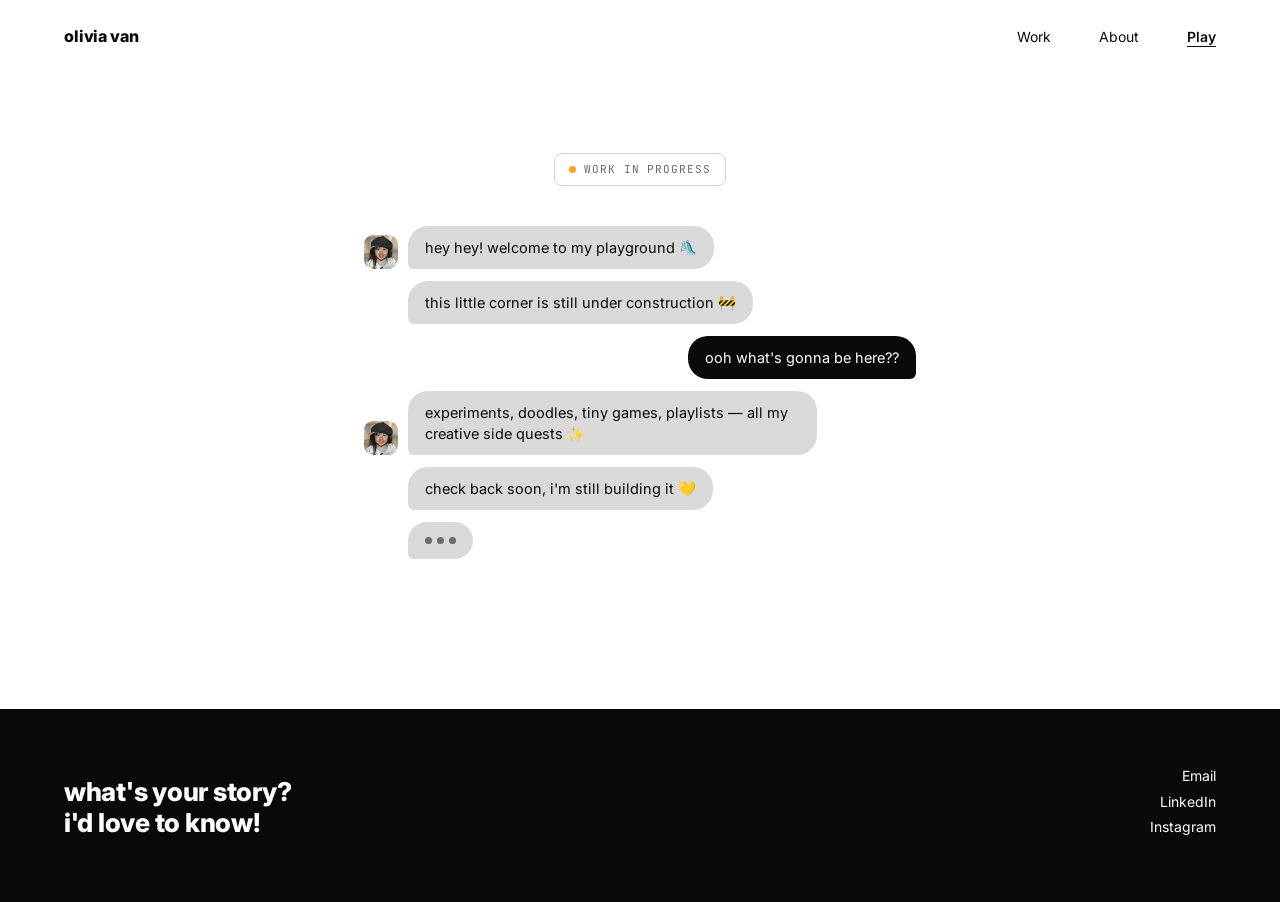
<file: play.html>
<!doctype html>
<html lang="en">
<head>
  <link rel="icon" href="data:image/svg+xml,<svg xmlns='http://www.w3.org/2000/svg' viewBox='0 0 100 100'><text y='.9em' font-size='90'>🤍</text></svg>" />
  <meta charset="utf-8" />
  <meta name="viewport" content="width=device-width, initial-scale=1" />
  <title>Play — Olivia Van</title>
  <meta name="description" content="Play — a work-in-progress corner for Olivia Van's creative experiments, doodles, and side quests." />

  <link rel="preconnect" href="https://fonts.googleapis.com" />
  <link rel="preconnect" href="https://fonts.gstatic.com" crossorigin />
  <link
    href="https://fonts.googleapis.com/css2?family=Inter:wght@400;500;600;700;800;900&family=JetBrains+Mono:wght@400;500&display=swap"
    rel="stylesheet"
  />

  <link rel="stylesheet" href="styles.css" />
</head>
<body>

  <header class="masthead">
    <div class="wordmark-wrap">
      <a href="index.html" class="wordmark">olivia van</a>
      <a href="mailto:oliviauyenvan@gmail.com" class="wordmark__email">oliviauyenvan@gmail.com</a>
    </div>
    <nav class="nav" aria-label="Primary">
      <a href="index.html#work">Work</a>
      <a href="about.html">About</a>
      <a href="play.html" aria-current="page">Play</a>
    </nav>
  </header>

  <main class="play">

    <div class="play__head">
      <span class="play__wip"><span class="play__wip-dot" aria-hidden="true"></span>WORK IN PROGRESS</span>
    </div>

    <div class="chat" aria-label="A note about this page">
      <div class="chat__row chat__row--in">
        <span class="chat__avatar" aria-hidden="true"></span>
        <div class="chat__bubble">hey hey! welcome to my playground 🛝</div>
      </div>

      <div class="chat__row chat__row--in">
        <span class="chat__avatar chat__avatar--ghost" aria-hidden="true"></span>
        <div class="chat__bubble">this little corner is still under construction 🚧</div>
      </div>

      <div class="chat__row chat__row--out">
        <div class="chat__bubble">ooh what's gonna be here??</div>
      </div>

      <div class="chat__row chat__row--in">
        <span class="chat__avatar" aria-hidden="true"></span>
        <div class="chat__bubble">experiments, doodles, tiny games, playlists — all my creative side quests ✨</div>
      </div>

      <div class="chat__row chat__row--in">
        <span class="chat__avatar chat__avatar--ghost" aria-hidden="true"></span>
        <div class="chat__bubble">check back soon, i'm still building it 💛</div>
      </div>

      <div class="chat__row chat__row--in" aria-label="Olivia is typing">
        <span class="chat__avatar chat__avatar--ghost" aria-hidden="true"></span>
        <div class="chat__bubble chat__typing"><span></span><span></span><span></span></div>
      </div>
    </div>

  </main>

  <footer class="foot">
    <div class="foot__inner">
      <p class="foot__say">what's your story?<br/>i'd love to know!</p>
      <ul class="foot__links">
        <li><a href="mailto:oliviauyenvan@gmail.com">Email</a></li>
        <li><a href="https://www.linkedin.com/in/oliviaavan" target="_blank" rel="noopener">LinkedIn</a></li>
        <li><a href="https://www.instagram.com/oliviauyenvan/" target="_blank" rel="noopener">Instagram</a></li>
      </ul>
    </div>
  </footer>

</body>
</html>
</file>
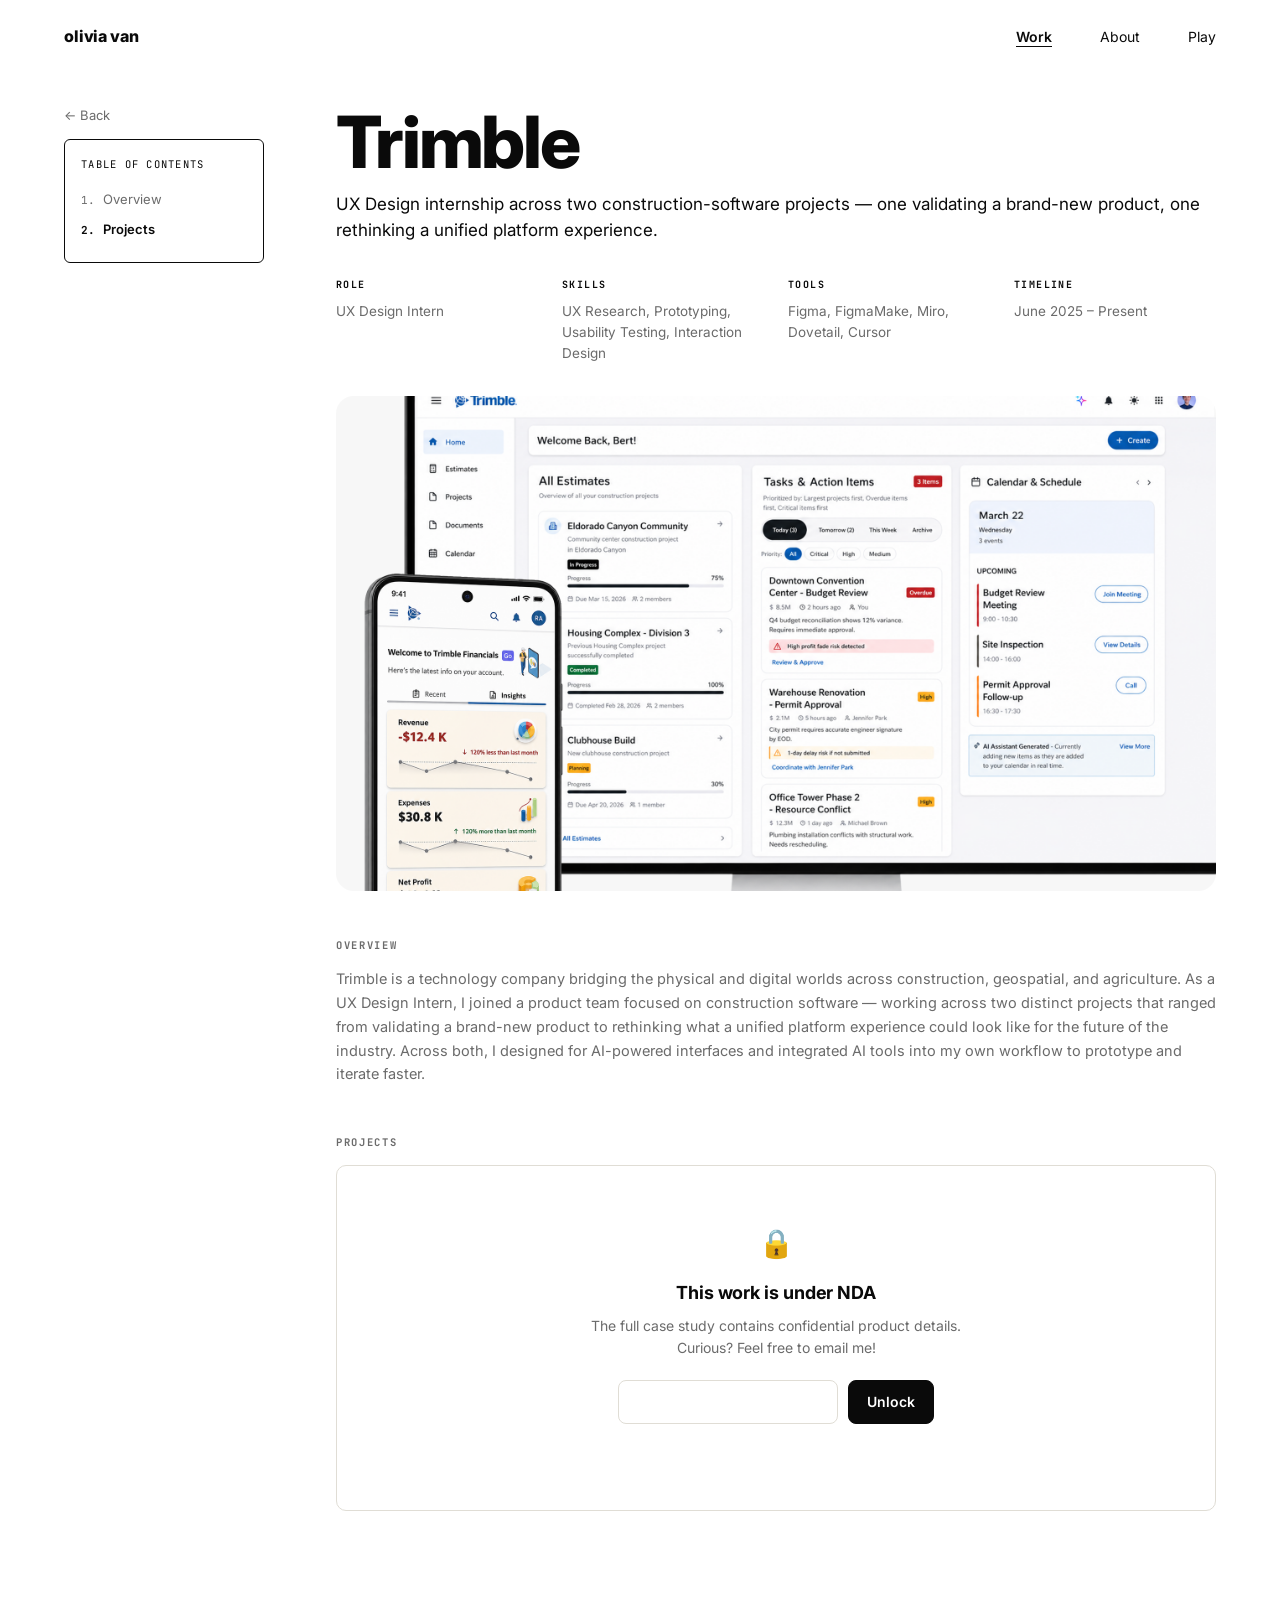
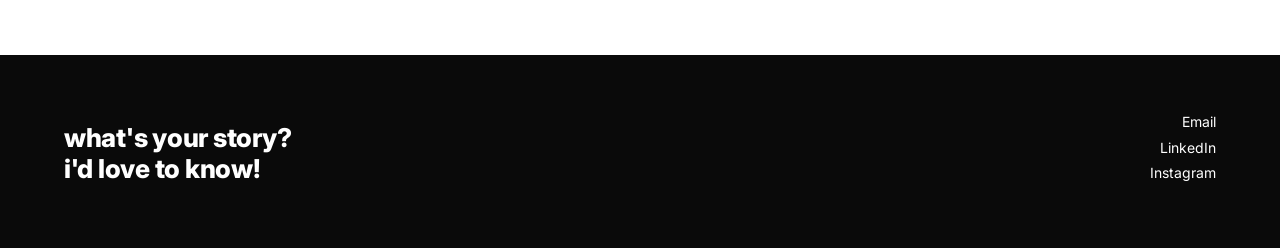
<file: trimble-project-1.html>
<!doctype html>
<html lang="en">
<head>
  <link rel="icon" href="data:image/svg+xml,<svg xmlns='http://www.w3.org/2000/svg' viewBox='0 0 100 100'><text y='.9em' font-size='90'>🤍</text></svg>" />
  <meta charset="utf-8" />
  <meta name="viewport" content="width=device-width, initial-scale=1" />
  <title>Trimble Financials — Validation for Launch · Olivia Van</title>
  <meta name="description" content="Trimble Financials — Validation for Launch. High-fidelity prototype and moderated usability testing for an AI-enabled job costing platform. NDA-gated case study by Olivia Van." />

  <link rel="preconnect" href="https://fonts.googleapis.com" />
  <link rel="preconnect" href="https://fonts.gstatic.com" crossorigin />
  <link
    href="https://fonts.googleapis.com/css2?family=Inter:wght@400;500;600;700;800;900&family=JetBrains+Mono:wght@400;500&display=swap"
    rel="stylesheet"
  />

  <link rel="stylesheet" href="styles.css" />
  <link rel="stylesheet" href="hearbat.css?v=5" />
  <link rel="stylesheet" href="atlas.css" />
  <link rel="stylesheet" href="trimble.css" />

  <script>
    if (sessionStorage.getItem("trimble:unlocked") !== "1") {
      window.location.replace("trimble.html");
    }
  </script>
</head>
<body>

  <header class="masthead">
    <div class="wordmark-wrap">
      <a href="index.html" class="wordmark">olivia van</a>
      <a href="mailto:oliviauyenvan@gmail.com" class="wordmark__email">oliviauyenvan@gmail.com</a>
    </div></a>
    </span>
    <nav class="nav" aria-label="Primary">
      <a href="index.html#work" class="is-active">Work</a>
      <a href="about.html">About</a>
      <a href="play.html">Play</a>
    </nav>
  </header>

  <div class="case-wrap">

    <div class="case-rail">
      <a href="trimble.html" class="case__back">← Back to Trimble</a>

    <aside class="toc" aria-label="On this page">
      <p class="toc__title">Table of Contents</p>
      <ol class="toc__list">
        <li><a href="#overview" data-toc>Overview</a></li>
        <li><a href="#problem" data-toc>Problem</a></li>
        <li><a href="#approach" data-toc>Approach</a></li>
        <li><a href="#testing" data-toc>Usability Testing</a></li>
        <li><a href="#prototype" data-toc>Prototype</a></li>
        <li><a href="#impact" data-toc>Impact</a></li>
        <li><a href="#reflection" data-toc>Reflection</a></li>
      </ol>
    </aside>
    </div>

    <article class="case">

      <!-- Project tab nav -->
      <nav class="proj-tabs" aria-label="Trimble projects">
        <a class="proj-tab is-active" href="trimble-project-1.html" aria-current="page">
          <span class="proj-tab__no">01</span>
          <span>Trimble Financials — Validation for Launch</span>
        </a>
        <a class="proj-tab" href="trimble-project-2.html">
          <span class="proj-tab__no">02</span>
          <span>WorkCenter — Unified Platform Revamp</span>
        </a>
      </nav>

      <header class="case__head proj-head">
        <div class="proj-head__row">
          <h1 class="case__title proj-head__title">Trimble Financials — Validation for Launch</h1>
        </div>
        <p class="case__sub">
          Designed a high-fidelity prototype covering four core workflows and ran eight moderated usability tests for Trimble Financials, an AI-enabled job costing and financial management platform for small contractors. Findings turned into actionable insights that shaped developer priorities ahead of launch.
        </p>
      </header>

      <dl class="case__meta">
        <div>
          <dt>Skills</dt>
          <dd>UX Research, Prototyping, Usability Testing</dd>
        </div>
      </dl>

      <div class="case__cover case__cover--prism" aria-hidden="true"></div>

      <!-- OVERVIEW -->
      <section id="overview" class="case__section">
        <p class="case__kicker">Overview</p>
        <p class="case__body">
          Trimble Financials is an AI-enabled job costing and financial management platform built for small contractors — the kind of crews juggling field work and bookkeeping at the same time. The product promises real-time financial visibility so contractors can spend more time building and less time chasing numbers. As a UX Design Intern, I owned the validation work that helped the team feel confident in the experience before it reached customers.
        </p>
      </section>

      <!-- PROBLEM -->
      <section id="problem" class="case__section">
        <p class="case__kicker">Problem</p>
        <p class="case__body">
          Small contractors typically run their finances in a patchwork of spreadsheets, paper, and disconnected accounting tools. That setup makes it hard to see project profitability in real time, and the team needed to know whether the new product's workflows actually fit the way contractors think about jobs, costs, and cash flow — or whether familiar accounting conventions would get in the way.
        </p>

        <div class="callout">
          <span class="callout__mark">✦ Challenge ✦</span>
          <p>How might we validate that Trimble Financials' core workflows feel natural to small contractors before launch — surfacing usability gaps early enough for developers to act on them?</p>
        </div>
      </section>

      <!-- APPROACH -->
      <section id="approach" class="case__section">
        <p class="case__kicker">Approach</p>
        <h2 class="case__h2">Validate the riskiest workflows at high fidelity, before code shipped.</h2>
        <p class="case__body">
          The team had a strong product hypothesis and a development roadmap, but limited evidence that contractors would understand the new flows on first contact. Rather than test the live build, I designed a single high-fidelity validation prototype in Figma — at production fidelity, so testers could react to language, layout, and interaction patterns the same way they would in shipping software.
        </p>
        <ul class="case__list">
          <li>Focused on the workflows the team felt were the most novel, the most likely to be misunderstood, or the most critical to launch.</li>
          <li>Designed at high fidelity so feedback would land on real interaction patterns rather than abstract structure.</li>
          <li>Bundled four connected workflows into one prototype so testers moved through them in a realistic, end-to-end sequence.</li>
        </ul>
      </section>

      <!-- USABILITY TESTING -->
      <section id="testing" class="case__section">
        <p class="case__kicker">Usability Testing</p>
        <h2 class="case__h2">Eight moderated usability sessions with target contractors.</h2>
        <p class="case__body">
          I ran eight moderated usability tests with participants who matched the product's target audience. Sessions were recorded and transcribed so insights could be cross-referenced and shared with developers, designers, and PMs after synthesis.
        </p>

        <table class="study-table">
          <tbody>
            <tr><th>Format</th><td>Moderated, remote, 60 min</td></tr>
            <tr><th>Sessions</th><td>8 participants</td></tr>
            <tr><th>Audience</th><td>Small contractors</td></tr>
            <tr><th>Tools</th><td>Figma, Dovetail</td></tr>
          </tbody>
        </table>

        <p class="case__body case__body--label"><strong>Sample task scenarios</strong></p>
        <ul class="case__quotes">
          <li>Walk me through how you would set up a new job in this tool.</li>
          <li>Show me how you'd check whether a job is on or over budget.</li>
          <li>Tell me what you think this screen is asking you to do.</li>
        </ul>
      </section>

      <!-- PROTOTYPE -->
      <section id="prototype" class="case__section">
        <p class="case__kicker">Prototype</p>
        <h2 class="case__h2">One high-fidelity prototype, four core workflows.</h2>
        <p class="case__body">
          I built a single comprehensive prototype that strung four workflows together so testers could move from one to the next without context switching. Together the workflows covered the experience touchpoints the team most wanted to validate before launch.
        </p>

        <!-- Cropped phone-only walkthrough — autoplays, loops, no player chrome. -->
        <figure class="proto-video">
          <video class="proto-video__el" autoplay muted loop playsinline preload="auto" poster="videos/trimble-prototype-demo-poster.jpg">
            <source src="videos/trimble-prototype-demo.mp4" type="video/mp4" />
            Your browser doesn't support embedded video — <a href="videos/trimble-prototype-demo.mp4">download the prototype walkthrough</a>.
          </video>
        </figure>

        <div class="opps">
          <article class="opp">
            <h3><span class="opp__num">01 —</span> Create a customer.</h3>
            <p>Participants set up a new customer in the system — the starting point for organizing their work and finances around who they're doing it for.</p>
          </article>
          <article class="opp">
            <h3><span class="opp__num">02 —</span> Add a job.</h3>
            <p>Participants added a job, connecting the work itself to the customer it belonged to.</p>
          </article>
          <article class="opp">
            <h3><span class="opp__num">03 —</span> Pay an invoice.</h3>
            <p>Participants moved through paying an invoice — one of the most financially consequential tasks in the flow.</p>
          </article>
          <article class="opp">
            <h3><span class="opp__num">04 —</span> Review the dashboard.</h3>
            <p>Participants explored the dashboard after mock data was populated, getting a real-time read on job profitability and cash flow.</p>
          </article>
        </div>
      </section>

      <!-- IMPACT -->
      <section id="impact" class="case__section">
        <p class="case__kicker">Impact</p>
        <h2 class="case__h2">Insights translated into developer priorities ahead of launch.</h2>
        <p class="case__body">
          The findings landed in the team's backlog as scoped, prioritized work — not vague feedback. Severity ratings made trade-off conversations easier, and tying each recommendation to a specific screen meant developers could act without re-interpreting research.
        </p>
        <ul class="compare__list compare__list--pro case__pros">
          <li>Prioritized list of usability fixes ranked by severity and frequency.</li>
          <li>Recommendations mapped to specific prototype screens for fast handoff.</li>
          <li>Confidence going into launch that core workflows fit the way contractors actually work.</li>
        </ul>
      </section>

      <!-- REFLECTION -->
      <section id="reflection" class="case__section">
        <p class="case__kicker">Reflection</p>
        <h2 class="case__h2">Research only creates value when someone can act on it.</h2>
        <p class="case__body">
          Owning validation for Trimble Financials taught me that the worth of research isn't the volume of findings — it's whether they reach the people building the product in a form they can actually use. The hardest and most valuable part of the project wasn't moderating the sessions; it was turning eight conversations into a short, prioritized, screen-specific list that developers could pick up and act on without re-interpreting it.
        </p>
        <p class="case__body">
          It also reframed how I think about prototypes. Building at production fidelity wasn't about polish for its own sake — it was what let testers react to real language and real interactions, so the feedback landed on the product as it would actually ship rather than on an abstraction.
        </p>

        <div class="reflect">
          <article class="reflect__card">
            <p class="reflect__kicker">What worked</p>
            <p>Stringing the four workflows into one end-to-end prototype surfaced friction at the seams — the handoffs between tasks — that isolated screens would have hidden. Tagging each finding with a severity rating and a specific screen meant the team could triage instead of debate.</p>
          </article>
          <article class="reflect__card">
            <p class="reflect__kicker">What I'd change</p>
            <p>Eight sessions were enough to catch the sharpest usability issues, but I'd widen the participant mix and triangulate with product analytics next time. I'd also tighten the task scenarios so my prompts shaped the testers' behavior as little as possible.</p>
          </article>
          <article class="reflect__card">
            <p class="reflect__kicker">What's next</p>
            <p>I'd want to close the loop — re-test the workflows after the fixes ship to confirm comprehension actually improved, and turn this into a lightweight, repeatable validation cadence the team can run before every major release.</p>
          </article>
        </div>

        <div class="callout">
          <span class="callout__mark">✦ Under NDA ✦</span>
          <p>This is as much as I can share. Trimble Financials is confidential, so the screens and story here are the most I'm able to show publicly — I'd love to walk through the deeper thinking, findings, and process in conversation.</p>
        </div>
      </section>

    </article>
  </div>

  <footer class="foot">
    <div class="foot__inner">
      <p class="foot__say">what's your story?<br/>i'd love to know!</p>
      <ul class="foot__links">
        <li><a href="mailto:oliviauyenvan@gmail.com">Email</a></li>
        <li><a href="https://www.linkedin.com/in/oliviaavan" target="_blank" rel="noopener">LinkedIn</a></li>
        <li><a href="https://www.instagram.com/oliviauyenvan/" target="_blank" rel="noopener">Instagram</a></li>
      </ul>
    </div>
  </footer>

  <script src="hearbat.js" defer></script>
</body>
</html>
</file>
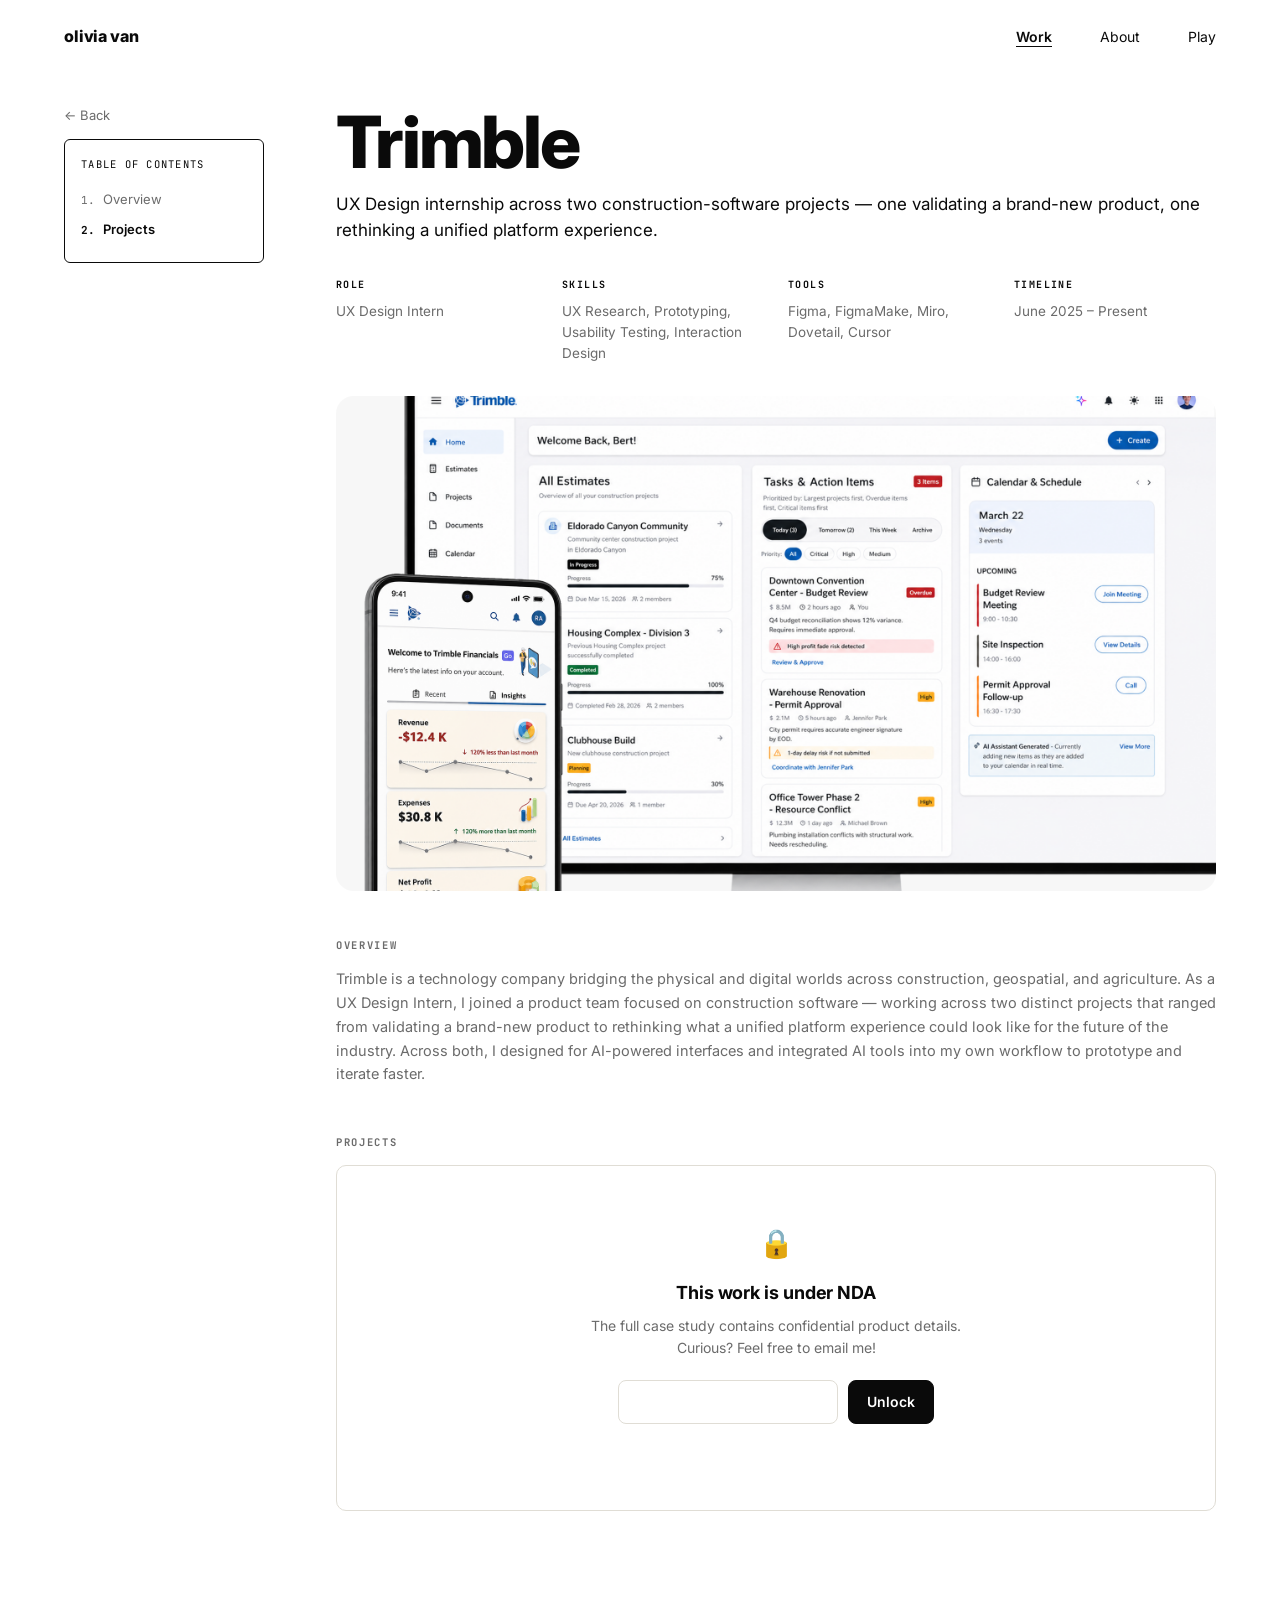
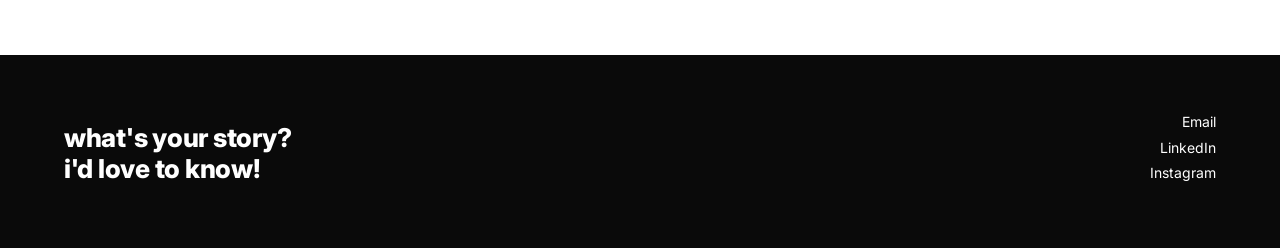
<file: trimble-project-2.html>
<!doctype html>
<html lang="en">
<head>
  <link rel="icon" href="data:image/svg+xml,<svg xmlns='http://www.w3.org/2000/svg' viewBox='0 0 100 100'><text y='.9em' font-size='90'>🤍</text></svg>" />
  <meta charset="utf-8" />
  <meta name="viewport" content="width=device-width, initial-scale=1" />
  <title>WorkCenter — Unified Platform Revamp · Olivia Van</title>
  <meta name="description" content="WorkCenter — Unified Platform Revamp. Designing interfaces where unified data and agentic AI meet the user. NDA-gated case study by Olivia Van." />

  <link rel="preconnect" href="https://fonts.googleapis.com" />
  <link rel="preconnect" href="https://fonts.gstatic.com" crossorigin />
  <link
    href="https://fonts.googleapis.com/css2?family=Inter:wght@400;500;600;700;800;900&family=JetBrains+Mono:wght@400;500&display=swap"
    rel="stylesheet"
  />

  <link rel="stylesheet" href="styles.css" />
  <link rel="stylesheet" href="hearbat.css?v=5" />
  <link rel="stylesheet" href="atlas.css" />
  <link rel="stylesheet" href="trimble.css" />

  <script>
    if (sessionStorage.getItem("trimble:unlocked") !== "1") {
      window.location.replace("trimble.html");
    }
  </script>
</head>
<body>

  <header class="masthead">
    <div class="wordmark-wrap">
      <a href="index.html" class="wordmark">olivia van</a>
      <a href="mailto:oliviauyenvan@gmail.com" class="wordmark__email">oliviauyenvan@gmail.com</a>
    </div></a>
    </span>
    <nav class="nav" aria-label="Primary">
      <a href="index.html#work" class="is-active">Work</a>
      <a href="about.html">About</a>
      <a href="play.html">Play</a>
    </nav>
  </header>

  <div class="case-wrap">

    <div class="case-rail">
      <a href="trimble.html" class="case__back">← Back to Trimble</a>

    <aside class="toc" aria-label="On this page">
      <p class="toc__title">Table of Contents</p>
      <ol class="toc__list">
        <li><a href="#overview" data-toc>Overview</a></li>
        <li><a href="#problem" data-toc>Problem</a></li>
        <li><a href="#role" data-toc>My Role</a></li>
        <li><a href="#designs" data-toc>Designs</a></li>
        <li><a href="#reflection" data-toc>Reflection</a></li>
      </ol>
    </aside>
    </div>

    <article class="case">

      <!-- Project tab nav -->
      <nav class="proj-tabs" aria-label="Trimble projects">
        <a class="proj-tab" href="trimble-project-1.html">
          <span class="proj-tab__no">01</span>
          <span>Trimble Financials — Validation for Launch</span>
        </a>
        <a class="proj-tab is-active" href="trimble-project-2.html" aria-current="page">
          <span class="proj-tab__no">02</span>
          <span>WorkCenter — Unified Platform Revamp</span>
        </a>
      </nav>

      <header class="case__head proj-head">
        <div class="proj-head__row">
          <h1 class="case__title proj-head__title">WorkCenter — Unified Platform Revamp</h1>
        </div>
        <p class="case__sub">
          Designing interfaces for WorkCenter, a Trimble platform being reimagined as a single connected hub for construction teams. The revamp removes the need for separate access across products and uses agentic AI to streamline workflows across the project lifecycle.
        </p>
      </header>

      <dl class="case__meta">
        <div style="grid-column: 1 / -1;">
          <dt>Skills</dt>
          <dd>Interaction Design, Systems Thinking, AI Integration</dd>
        </div>
      </dl>

      <div class="case__cover case__cover--workcenter" aria-hidden="true"></div>

      <!-- OVERVIEW -->
      <section id="overview" class="case__section">
        <p class="case__kicker">Overview</p>
        <p class="case__body">
          WorkCenter today is a portal contractors use to reach a handful of Trimble products, each requiring its own access and living in its own silo. The revamp reimagines WorkCenter as a unified workspace where capabilities, data, and AI-driven workflows live together in one place — organized around how construction teams actually work, not around which product each task belongs to.
        </p>
      </section>

      <!-- PROBLEM -->
      <section id="problem" class="case__section">
        <p class="case__kicker">Problem</p>
        <p class="case__body">
          Construction teams rely on a sprawling stack of tools for bidding, estimating, scheduling, procurement, field, and finance work. Those tools don't share data or context, so teams jump between systems to piece together a single view of a project. The interfaces needed to surface unified data and agentic AI actions in a way that feels familiar to construction workflows, without asking users to learn a new mental model on top of the work they already do.
        </p>
      </section>

      <!-- MY ROLE -->
      <section id="role" class="case__section">
        <p class="case__kicker">My Role</p>
        <h2 class="case__h2">Designing the interfaces where unified data and agentic AI meet the user.</h2>
        <p class="case__body">
          I worked alongside UX managers, senior designers, and a technical intern on the WorkCenter design team. My contributions focused on the interface layer — translating cross-team strategy into screens that feel coherent, contextual, and grounded in real construction workflows.
        </p>
        <ul class="case__list">
          <li>Designed key interfaces across the WorkCenter experience.</li>
          <li>Partnered with senior designers and managers to align on patterns, components, and AI interaction language.</li>
          <li>Iterated on screens based on team critique and evolving product direction.</li>
        </ul>
      </section>

      <!-- DESIGNS -->
      <section id="designs" class="case__section">
        <p class="case__kicker">Designs</p>
        <h2 class="case__h2">One platform, a dashboard that adapts to your role.</h2>
        <p class="case__body">
          Rather than a single generic landing page, WorkCenter shapes its home view around who's signed in. The same unified data and agentic AI surface differently for a project manager overseeing the whole portfolio versus an estimator deep in a single bid — each persona lands on the work that matters most to them.
        </p>

        <div class="persona-compare">
          <figure class="persona">
            <figcaption>
              <p class="persona__role">GC / Project Manager</p>
              <p class="persona__name">Portfolio-level overview</p>
              <p class="persona__desc">A wide view across every project — estimate progress, prioritized tasks with AI-flagged risks, and an at-a-glance schedule for managing the whole book of work.</p>
            </figcaption>
            <img class="persona__shot" src="images/wc-dashboard-pm.jpg" alt="WorkCenter home dashboard for a general contractor / project manager, showing an estimates overview, prioritized tasks with AI-flagged risks, and a calendar." loading="lazy" />
          </figure>

          <figure class="persona">
            <figcaption>
              <p class="persona__role">Estimator</p>
              <p class="persona__name">Bid-level workspace</p>
              <p class="persona__desc">A focused view into a single estimate — a shared bid assembly hub, deliverable handoffs and statuses, and live supplier pricing pulled in to keep the number accurate.</p>
            </figcaption>
            <img class="persona__shot" src="images/wc-dashboard-estimator.jpg" alt="WorkCenter home dashboard for an estimator, showing a shared bid assembly hub, a cost estimate workflow with handoff statuses, and live supplier exchange pricing." loading="lazy" />
          </figure>
        </div>

        <h2 class="case__h2 case__h2--gap">One project, one thread — from a won bid to a weather call that reaches the PM in minutes.</h2>
        <p class="case__body">
          The clearest way to show what the revamp unlocks is to follow a single job through it. Eldorado is a recreation-center build — a gymnasium, a multipurpose hall, and a lobby entrance canopy. Here's how one platform carries that project from an awarded bid, into the field, and back to the project manager's desk — without anyone re-entering the work.
        </p>

        <ol class="story">
          <li class="story__step">
            <div class="story__head">
              <p class="story__role">Just after award · Bert, project manager</p>
              <h3 class="story__title"><span class="story__no">01</span>The bid is won — and the hub is already built.</h3>
            </div>
            <p class="story__body">
              Pamela's winning estimate doesn't get re-keyed or handed off in a slide deck. The moment Eldorado is awarded, WorkCenter syncs the bid, budget, and scope into a single post-award hub and hands Bert a configuration checklist instead of a blank project. Three days after award he's already 66% set up — bid and contract confirmed, schedule and milestones locked, team and cost codes mapping in. The one thing standing between him and a live, ERP-synced project is flagged in plain sight: Site Mobilization is blocked on a city permit, with the owner and the exact queue time called out so Bert knows precisely what to chase. Everything that used to live in scattered spreadsheets and email threads is staged in one place, ready to activate.
            </p>
            <figure class="story__figure">
              <img class="story__shot" src="images/wc-setup-bert.jpg" alt="Bert's WorkCenter post-award setup hub for the Eldorado project — a configuration checklist showing bid confirmation, contract, team, cost codes, schedule, and a blocked site-mobilization permit, with an Activate Project & Sync to ERP button." loading="lazy" />
            </figure>
          </li>

          <li class="story__step">
            <div class="story__head">
              <p class="story__role">Out on the jobsite · Marcus, field foreman</p>
              <h3 class="story__title"><span class="story__no">02</span>Ball rolling — and the field sees the risk before it happens.</h3>
            </div>
            <p class="story__body">
              Fast-forward: the project is live and the work has momentum. Marcus opens his dashboard to the day's critical path — and the gymnasium slab pour, scheduled for 7 AM tomorrow, carries an AI-surfaced warning: a storm is forecast to hit inside the pour window. Concrete doesn't wait, and a compromised pour is expensive to redo. Marcus doesn't have to phone the office or dig for the right form — he taps <strong>Log Issue</strong>, and the weather risk drops straight into his daily log, the running record of everything that happens on site. WorkCenter already has the context wrapped around it: the 100 CY of ready-mix is in transit with a 1:30 ETA, the crew is staffed, and the pour reads "On Track" right up until he flags it.
            </p>
            <figure class="story__figure">
              <img class="story__shot" src="images/wc-field-marcus.jpg" alt="Marcus's WorkCenter field foreman dashboard — today's critical path with a flagged gymnasium slab pour and storm warning, a daily log and production list, open safety alerts, and materials and deliveries in transit." loading="lazy" />
            </figure>
          </li>

          <li class="story__step">
            <div class="story__head">
              <p class="story__role">Back in the office · Bert, project manager</p>
              <h3 class="story__title"><span class="story__no">03</span>The PM knows in minutes — not at the morning meeting.</h3>
            </div>
            <p class="story__body">
              Because the field and the office share one system, Marcus's log entry doesn't sit in a notebook until tomorrow's standup — it surfaces at the top of Bert's hub as a red alert: <em>Concrete Pour Compromised</em>. The same entry that took Marcus one tap to file now tells Bert everything he needs to make the call: the storm hits during the gymnasium pour, Marcus flagged it through his daily log, the next delivery window is four days out, and the estimated delay cost is $35K. One tap to escalate. No status chase, no telephone game between trailer and office — the signal that began as Pamela's estimate and Marcus's field observation reaches the decision-maker as a single, costed, actionable thread.
            </p>
            <figure class="story__figure">
              <img class="story__shot" src="images/wc-alert-bert.jpg" alt="Bert's WorkCenter hub showing a red Rain Storm Alert banner — concrete pour compromised, notified through Marcus's daily log, next delivery window in four days, $35K estimated delay cost — above the project setup checklist." loading="lazy" />
            </figure>
          </li>
        </ol>

        <p class="case__body">
          That's the throughline of the revamp: one project, one source of truth, and agentic AI that moves the right signal to the right person — across estimating, the office, and the field — so a weather call that could cost $35K reaches the person who can act on it while there's still time to act.
        </p>
      </section>

      <!-- REFLECTION -->
      <section id="reflection" class="case__section">
        <p class="case__kicker">Reflection</p>
        <h2 class="case__h2">Designing for a platform this big meant designing for the connections, not just the screens.</h2>
        <p class="case__body">
          The hardest and most rewarding part of WorkCenter wasn't any single interface — it was making separate products, roles, and moments feel like one continuous system. Working alongside senior designers and managers, I learned to zoom out from "what does this screen need" to "what does this person need to know right now, and where did that information come from." That shift in altitude changed how I designed everything that followed.
        </p>

        <div class="reflect">
          <article class="reflect__card">
            <p class="reflect__kicker">What worked</p>
            <p>Anchoring the work in real construction workflows kept the AI grounded — it surfaced risk and context people actually act on, instead of novelty. Designing the home view around roles, then proving it with an end-to-end scenario, made the value easier to feel than any feature list could.</p>
          </article>
          <article class="reflect__card">
            <p class="reflect__kicker">What I'd change</p>
            <p>I'd get these flows in front of real contractors and estimators sooner. A lot of the logic held up in critique, but field users have instincts about edge cases — bad weather, delayed materials, crew changes — that I could only approximate from the outside.</p>
          </article>
          <article class="reflect__card">
            <p class="reflect__kicker">What's next</p>
            <p>I want to keep pushing on the agentic layer: how much should the system recommend versus decide, and how do we keep people in control as it gets more capable? That balance of trust and automation is the question I'm most excited to design around next.</p>
          </article>
        </div>

        <div class="callout">
          <span class="callout__mark">✦ Under NDA ✦</span>
          <p>This is as much as I can share. WorkCenter is confidential, so the screens and story here are the most I'm able to show publicly — I'd love to walk through the deeper thinking, trade-offs, and process in conversation.</p>
        </div>
      </section>

    </article>
  </div>

  <footer class="foot">
    <div class="foot__inner">
      <p class="foot__say">what's your story?<br/>i'd love to know!</p>
      <ul class="foot__links">
        <li><a href="mailto:oliviauyenvan@gmail.com">Email</a></li>
        <li><a href="https://www.linkedin.com/in/oliviaavan" target="_blank" rel="noopener">LinkedIn</a></li>
        <li><a href="https://www.instagram.com/oliviauyenvan/" target="_blank" rel="noopener">Instagram</a></li>
      </ul>
    </div>
  </footer>

  <script src="hearbat.js" defer></script>
</body>
</html>
</file>
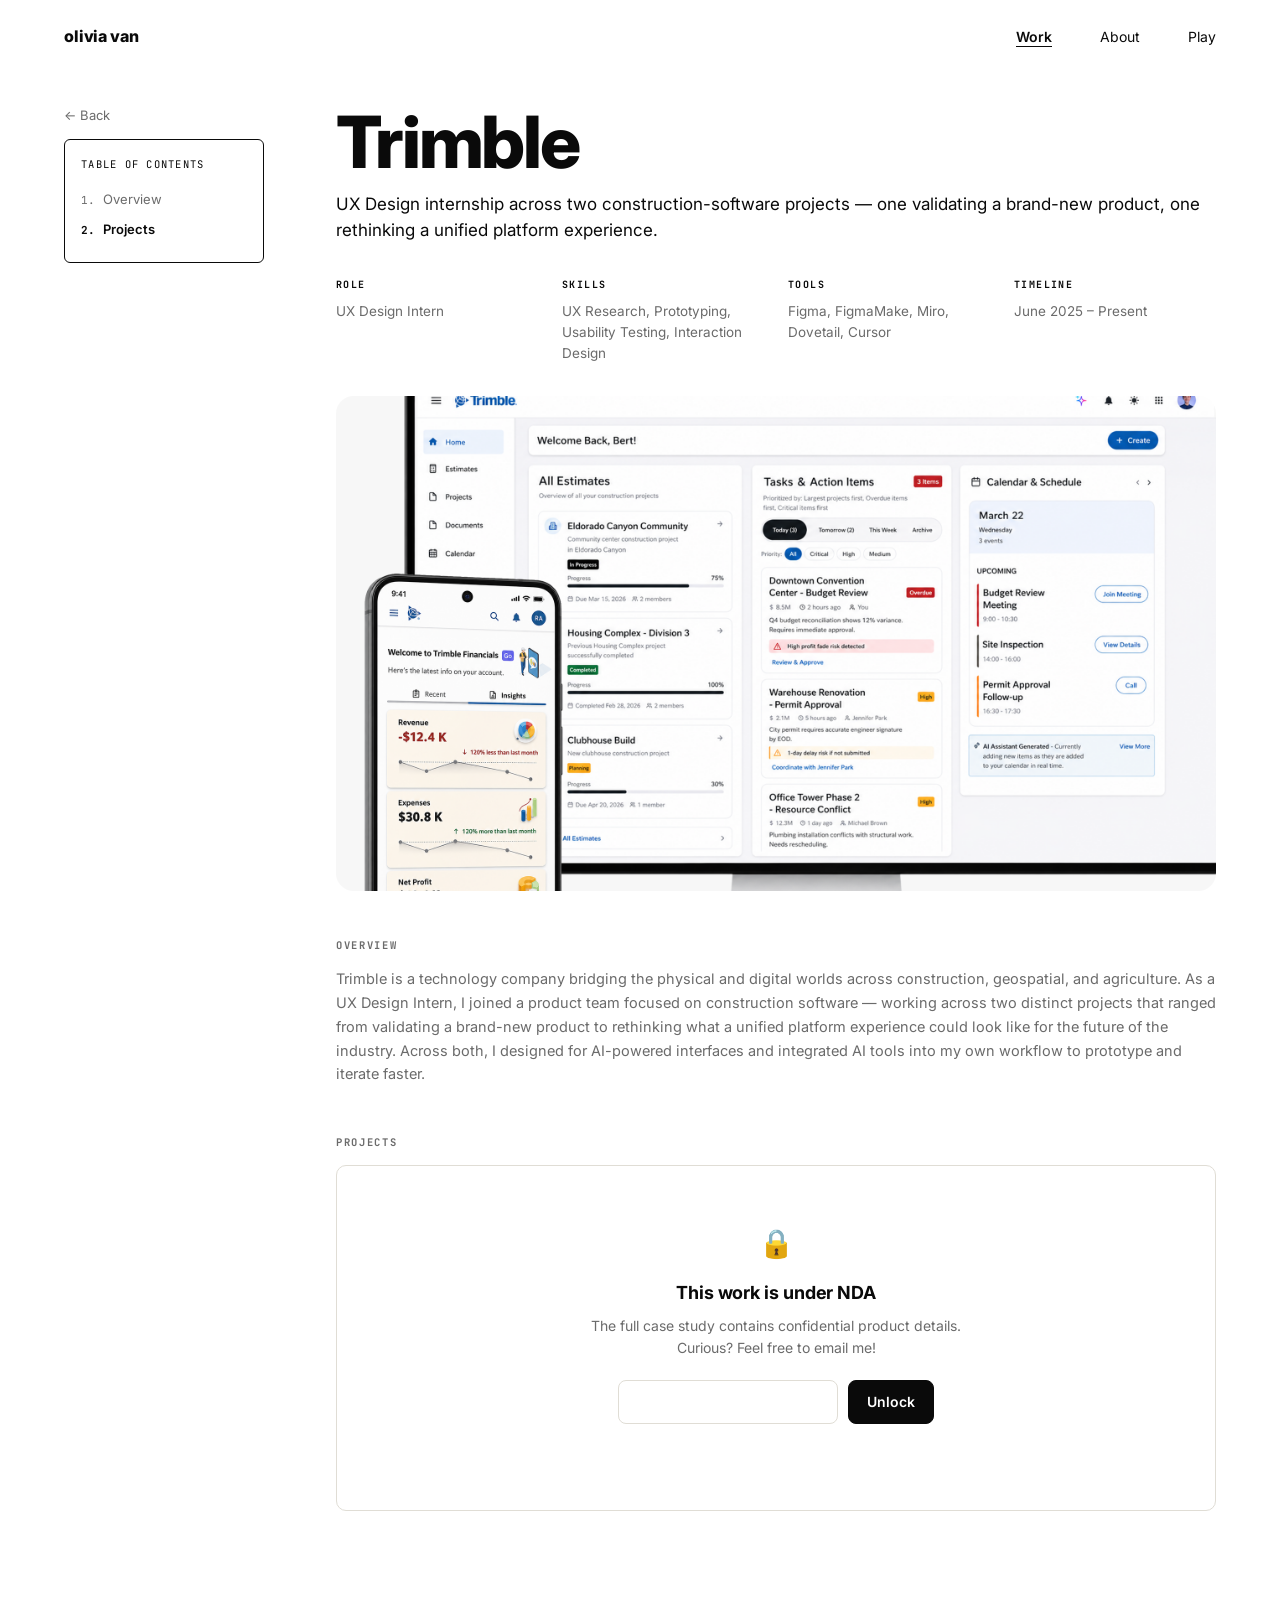
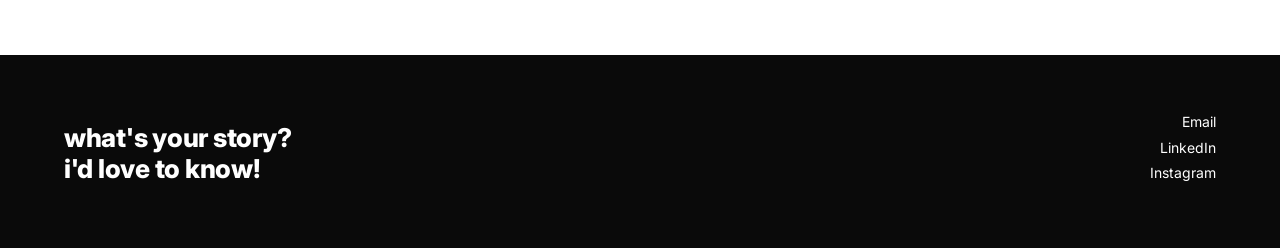
<file: trimble.html>
<!doctype html>
<html lang="en">
<head>
  <link rel="icon" href="data:image/svg+xml,<svg xmlns='http://www.w3.org/2000/svg' viewBox='0 0 100 100'><text y='.9em' font-size='90'>🤍</text></svg>" />
  <meta charset="utf-8" />
  <meta name="viewport" content="width=device-width, initial-scale=1" />
  <title>Trimble — Olivia Van</title>
  <meta name="description" content="Trimble — UX Design internship case study by Olivia Van. Two NDA-protected projects across construction software." />

  <link rel="preconnect" href="https://fonts.googleapis.com" />
  <link rel="preconnect" href="https://fonts.gstatic.com" crossorigin />
  <link
    href="https://fonts.googleapis.com/css2?family=Inter:wght@400;500;600;700;800;900&family=JetBrains+Mono:wght@400;500&display=swap"
    rel="stylesheet"
  />

  <link rel="stylesheet" href="styles.css" />
  <link rel="stylesheet" href="hearbat.css?v=5" />
  <link rel="stylesheet" href="trimble.css" />
</head>
<body>

  <header class="masthead">
    <div class="wordmark-wrap">
      <a href="index.html" class="wordmark">olivia van</a>
      <a href="mailto:oliviauyenvan@gmail.com" class="wordmark__email">oliviauyenvan@gmail.com</a>
    </div>
    <nav class="nav" aria-label="Primary">
      <a href="index.html#work" class="is-active">Work</a>
      <a href="about.html">About</a>
      <a href="play.html">Play</a>
    </nav>
  </header>

  <div class="case-wrap">

    <div class="case-rail">
      <a href="index.html#work" class="case__back">← Back</a>

    <!-- Sticky TOC widget -->
    <aside class="toc" aria-label="On this page">
      <p class="toc__title">Table of Contents</p>
      <ol class="toc__list">
        <li><a href="#overview" data-toc>Overview</a></li>
        <li><a href="#projects" data-toc>Projects</a></li>
      </ol>
    </aside>
    </div>

    <article class="case">

      <header class="case__head">
        <h1 class="case__title">Trimble</h1>
        <p class="case__sub">UX Design internship across two construction-software projects — one validating a brand-new product, one rethinking a unified platform experience.</p>
      </header>

      <dl class="case__meta">
        <div>
          <dt>Role</dt>
          <dd>UX Design Intern</dd>
        </div>
        <div>
          <dt>Skills</dt>
          <dd>UX Research, Prototyping, Usability Testing, Interaction Design</dd>
        </div>
        <div>
          <dt>Tools</dt>
          <dd>Figma, FigmaMake, Miro, Dovetail, Cursor</dd>
        </div>
        <div>
          <dt>Timeline</dt>
          <dd>June 2025 – Present</dd>
        </div>
      </dl>

      <div class="case__cover case__cover--trimble" aria-hidden="true"></div>

      <!-- OVERVIEW -->
      <section id="overview" class="case__section">
        <p class="case__kicker">Overview</p>
        <p class="case__body">
          Trimble is a technology company bridging the physical and digital worlds across construction, geospatial, and agriculture. As a UX Design Intern, I joined a product team focused on construction software — working across two distinct projects that ranged from validating a brand-new product to rethinking what a unified platform experience could look like for the future of the industry. Across both, I designed for AI-powered interfaces and integrated AI tools into my own workflow to prototype and iterate faster.
        </p>
      </section>

      <!-- PROJECTS (locked) -->
      <section id="projects" class="case__section">
        <p class="case__kicker">Projects</p>

        <div id="trimble-gate" class="gate">
          <!-- Locked state -->
          <div class="gate__locked" data-gate="locked">
            <span class="gate__icon" aria-hidden="true">🔒</span>
            <h2 class="gate__title">This work is under NDA</h2>
            <p class="gate__desc">The full case study contains confidential product details. Curious? Feel free to email me!</p>
            <form id="trimble-unlock" class="gate__form" autocomplete="off" novalidate>
              <label class="visually-hidden" for="trimble-pw">Password</label>
              <input id="trimble-pw" type="password" class="gate__input" aria-describedby="trimble-error" />
              <button type="submit" class="gate__btn">Unlock</button>
            </form>
            <p id="trimble-error" class="gate__error" role="alert" aria-live="polite"></p>
          </div>

          <!-- Unlocked state -->
          <div class="gate__unlocked" data-gate="unlocked" hidden>
            <div class="proj-grid">
              <a class="proj-card" href="trimble-project-1.html">
                <span class="proj-card__no">01</span>
                <h3 class="proj-card__title">Trimble Financials — Validation for Launch</h3>
                <p class="proj-card__desc">Designed a high-fidelity prototype covering four core workflows and ran eight moderated usability tests for Trimble Financials, an AI-enabled job costing and financial management platform for small contractors.</p>
                <span class="proj-card__cta">View case study →</span>
              </a>
              <a class="proj-card" href="trimble-project-2.html">
                <span class="proj-card__no">02</span>
                <h3 class="proj-card__title">WorkCenter — Unified Platform Revamp</h3>
                <p class="proj-card__desc">Rethinking what a unified platform experience could look like for the future of the construction industry.</p>
                <span class="proj-card__cta">View case study →</span>
              </a>
            </div>
          </div>
        </div>
      </section>

    </article>
  </div>

  <footer class="foot">
    <div class="foot__inner">
      <p class="foot__say">what's your story?<br/>i'd love to know!</p>
      <ul class="foot__links">
        <li><a href="mailto:oliviauyenvan@gmail.com">Email</a></li>
        <li><a href="https://www.linkedin.com/in/oliviaavan" target="_blank" rel="noopener">LinkedIn</a></li>
        <li><a href="https://www.instagram.com/oliviauyenvan/" target="_blank" rel="noopener">Instagram</a></li>
      </ul>
    </div>
  </footer>

  <script src="hearbat.js" defer></script>
  <script src="trimble.js" defer></script>
</body>
</html>
</file>
<file: styles.css>
/* olivia van — portfolio */

:root {
  --bg:       #ffffff;
  --ink:      #0a0a0a;
  --ink-mute: #6b6b6b;
  --line:     #d1d1d1;
  --card-bg:  #d9d9d9;
  --tag-bg:   #e6e6e6;
  --bubble:   #d9d9d9;

  --font-sans: "Inter", "Helvetica Neue", Arial, sans-serif;
  --font-mono: "JetBrains Mono", ui-monospace, monospace;

  --pad-x: clamp(24px, 5vw, 64px);
  --max:   1040px;
}

* { box-sizing: border-box; }
html, body { margin: 0; padding: 0; }

body {
  background: var(--bg);
  color: var(--ink);
  font-family: var(--font-sans);
  font-size: 15px;
  line-height: 1.55;
  -webkit-font-smoothing: antialiased;
}

a { color: inherit; text-decoration: none; }

/* ---------- Masthead ---------- */

.masthead {
  position: sticky;
  top: 0;
  z-index: 50;
  background: var(--bg);
  display: grid;
  grid-template-columns: 1fr auto;
  align-items: center;
  padding: 24px var(--pad-x);
  width: 100%;
}

.wordmark-wrap {
  position: relative;
  justify-self: start;
}

.wordmark {
  font-weight: 800;
  font-size: 16px;
  letter-spacing: -.01em;
}

/* Email reveal on hover over the wordmark */
.wordmark__email {
  position: absolute;
  top: 100%;
  left: 0;
  /* transparent bridge so the cursor can travel from the name to the
     email without crossing a gap and dropping the hover state */
  padding-top: 8px;
  font-family: var(--font-mono);
  font-size: 12px;
  letter-spacing: .02em;
  color: var(--ink);
  white-space: nowrap;
  opacity: 0;
  transform: translateY(-6px);
  pointer-events: none;
  transition: opacity .25s ease, transform .25s ease;
}
.wordmark__email:hover { text-decoration: underline; text-underline-offset: 3px; }

.wordmark-wrap:hover .wordmark__email,
.wordmark-wrap:focus-within .wordmark__email {
  opacity: 1;
  transform: translateY(0);
  pointer-events: auto;
}

.nav {
  justify-self: end;
  display: flex;
  gap: 48px;
}

.masthead__social {
  justify-self: end;
  display: flex;
  align-items: center;
  gap: 16px;
}
.social-link {
  display: inline-flex;
  align-items: center;
  color: var(--ink);
  transition: opacity .2s ease;
}
.social-link:hover { opacity: .55; }
.social-link svg { width: 18px; height: 18px; display: block; }
.nav a {
  font-size: 14px;
  font-weight: 400;
  color: var(--ink);
}
.nav a:hover { text-decoration: underline; text-underline-offset: 4px; }
.nav a.is-active,
.nav a[aria-current="page"] {
  font-weight: 600;
  text-decoration: underline;
  text-underline-offset: 4px;
}

/* ---------- Hero ---------- */

.hero {
  max-width: var(--max);
  margin: 0 auto;
  padding: 96px var(--pad-x) 120px;
  text-align: center;
}

.hero__status {
  display: inline-flex;
  align-items: center;
  gap: 16px;
  margin-bottom: 28px;
}

.status__avatar {
  position: relative;
  display: block;
  width: 80px;
  height: 80px;
  flex: none;
  cursor: pointer;
  text-decoration: none;
  transition: transform 0.2s ease;
}
.status__avatar:hover {
  transform: translateY(-2px);
}
.status__photo {
  width: 100%;
  height: 100%;
  border-radius: 4px;
  background-image: url("images/profile.png");
  background-size: cover;
  background-position: center;
  background-repeat: no-repeat;
}
.status__moon {
  position: absolute;
  top: -5px;
  right: -5px;
  width: 18px;
  height: 18px;
  background: #fff;
  border-radius: 50%;
  display: grid;
  place-items: center;
  font-size: 11px;
  line-height: 1;
}

.status__bubble {
  position: relative;
  background: var(--bubble);
  color: var(--ink);
  border-radius: 999px;
  padding: 11px 24px;
  font-size: 14.5px;
  min-width: 320px;
  text-align: left;
}
.status__text {
  display: inline-block;
  white-space: pre;
}
.status__caret {
  display: inline-block;
  width: 1px;
  height: 1.05em;
  background: var(--ink);
  margin-left: 2px;
  vertical-align: -2px;
  animation: caret-blink 1s steps(2, end) infinite;
}
@keyframes caret-blink {
  to { opacity: 0; }
}
.status__tail {
  position: absolute;
  left: -5px;
  top: 50%;
  width: 12px;
  height: 12px;
  background: var(--bubble);
  border-radius: 2px;
  transform: translateY(-50%) rotate(45deg);
}

.hero__title {
  font-weight: 800;
  font-size: clamp(60px, 9.5vw, 104px);
  line-height: 1;
  letter-spacing: -.04em;
  margin: 0;
}

.hero__lede {
  font-size: clamp(18px, 2.2vw, 23px);
  line-height: 1.35;
  margin: 14px auto 0;
  font-weight: 500;
  max-width: 64ch;
}

@media (max-width: 720px) {
  .hero__lede { max-width: 32ch; }
}

/* ---------- Work grid ---------- */

.work {
  padding: 0 var(--pad-x) 96px;
  scroll-margin-top: 110px;
}

.grid {
  display: grid;
  grid-template-columns: repeat(3, 1fr);
  gap: 22px;
}
@media (max-width: 900px) {
  .grid { grid-template-columns: 1fr 1fr; }
}
@media (max-width: 600px) {
  .grid { grid-template-columns: 1fr; }
}

.card {
  border: 1px solid var(--line);
  border-radius: 10px;
  padding: 16px 18px 20px;
  background: #fff;
  display: flex;
  flex-direction: column;
}
a.card,
.card--link {
  text-decoration: none;
  color: inherit;
  transition: border-color .25s ease, transform .25s ease;
}
a.card:hover,
.card--link:hover {
  border-color: var(--ink);
  transform: translateY(-2px);
}

a.card,
a.card * {
  cursor: none;
}

.case-pill {
  position: fixed;
  top: 0;
  left: 0;
  z-index: 9999;
  pointer-events: none;
  padding: 7px 14px;
  background: #000;
  color: #fff;
  font-family: var(--font-sans, inherit);
  font-size: 11px;
  font-weight: 600;
  letter-spacing: .08em;
  border-radius: 999px;
  white-space: nowrap;
  display: inline-flex;
  align-items: center;
  gap: 7px;
  transform: translate(-50%, -50%) scale(.85);
  opacity: 0;
  transition: opacity .15s ease, transform .15s ease;
  will-change: left, top, opacity, transform;
}

.case-pill__emoji {
  font-size: 13px;
  line-height: 1;
  display: inline-block;
}

.case-pill.is-visible {
  opacity: 1;
  transform: translate(-50%, -50%) scale(1);
  transition: opacity .15s ease, transform .15s ease;
}

@media (hover: none) {
  a.card,
  a.card * {
    cursor: auto;
  }
  .case-pill {
    display: none;
  }
}

.card__meta {
  display: flex;
  justify-content: space-between;
  align-items: center;
  font-family: var(--font-mono);
  font-size: 10px;
  letter-spacing: .08em;
  color: var(--ink);
  margin-bottom: 12px;
}

.card__cover {
  aspect-ratio: 5 / 4;
  background: var(--card-bg);
  border-radius: 4px;
  margin-bottom: 18px;
}

.card__cover--trimble {
  background-image: url("images/trimble-card.png");
  background-size: cover;
  background-position: center;
  background-repeat: no-repeat;
}

.card__cover--between {
  background-image: url("images/between-card.png");
  background-size: cover;
  background-position: center;
  background-repeat: no-repeat;
}

.card__cover--hearbat {
  background-image: url("images/hearbat-card.png");
  background-size: cover;
  background-position: center;
  background-repeat: no-repeat;
}

.card__cover--atlas {
  background-image: url("images/atlas-card.png");
  background-size: cover;
  background-position: center;
  background-repeat: no-repeat;
}

.card__cover--creative-juices {
  background-image: url("images/creative-juices-card.png");
  background-size: cover;
  background-position: center;
  background-repeat: no-repeat;
}

.card__cover--design-lecture-series {
  background-image: url("images/design-lecture-series-card.png");
  background-size: cover;
  background-position: center;
  background-repeat: no-repeat;
}

.card__head {
  display: flex;
  align-items: center;
  justify-content: space-between;
  gap: 12px;
  margin-bottom: 6px;
}

.card__title {
  font-size: 17px;
  font-weight: 700;
  margin: 0;
  letter-spacing: -.005em;
}

.card__tags {
  display: inline-flex;
  gap: 6px;
}

.tag {
  font-family: var(--font-mono);
  font-size: 9.5px;
  letter-spacing: .06em;
  padding: 4px 8px;
  background: var(--tag-bg);
  border-radius: 4px;
  color: var(--ink);
  line-height: 1;
  white-space: nowrap;
}

.card__desc {
  font-size: 12.5px;
  line-height: 1.5;
  color: var(--ink-mute);
  margin: 0;
}

/* ---------- About page ---------- */

.about {
  max-width: var(--max);
  margin: 0 auto;
  padding: 24px var(--pad-x) 96px;
}

.about__intro {
  display: grid;
  grid-template-columns: 1fr 280px;
  gap: 64px;
  align-items: start;
  padding: 40px 0 88px;
}

.about__copy {
  display: flex;
  flex-direction: column;
  gap: 18px;
  max-width: 56ch;
}
.about__copy p {
  font-size: 15px;
  line-height: 1.55;
  margin: 0;
  color: var(--ink);
}

.about__portrait {
  display: block;
  aspect-ratio: 3 / 4;
  width: 100%;
  border: 1px solid var(--line);
  border-radius: 10px;
  background-color: var(--card-bg);
  background-image: url("images/about-portrait.jpg");
  background-size: cover;
  background-position: center;
  background-repeat: no-repeat;
  cursor: none;
  transition: border-color .25s ease, transform .25s ease;
}
.about__portrait:hover {
  border-color: var(--ink);
  transform: translateY(-2px);
}
@media (hover: none) {
  .about__portrait { cursor: auto; }
}

.section-eyebrow {
  font-family: var(--font-mono);
  font-size: 11px;
  font-weight: 500;
  letter-spacing: .08em;
  color: var(--ink);
  margin: 0 0 22px;
}

/* Carousel */

.favorites {
  padding: 0 0 88px;
}

.fav-carousel {
  position: relative;
  display: grid;
  grid-template-columns: 36px 1fr 36px;
  align-items: center;
  gap: 16px;
}

.fav-carousel__btn {
  width: 32px;
  height: 32px;
  border-radius: 999px;
  border: 1px solid var(--line);
  background: var(--tag-bg);
  color: var(--ink);
  display: grid;
  place-items: center;
  cursor: pointer;
  transition: background-color .2s ease, border-color .2s ease, transform .2s ease;
}
.fav-carousel__btn:hover {
  background: var(--ink);
  border-color: var(--ink);
  color: #fff;
}
.fav-carousel__btn:active { transform: scale(.94); }
.fav-carousel__btn svg { width: 14px; height: 14px; display: block; }

.rotator {
  display: grid;
  align-items: start;
}
.rotator__slide {
  grid-area: 1 / 1;
  display: grid;
  grid-template-columns: repeat(3, 1fr);
  gap: 22px;
  opacity: 0;
  visibility: hidden;
  transform: translateY(6px);
  transition: opacity .35s ease, transform .35s ease, visibility 0s linear .35s;
}
.rotator__slide.is-active {
  opacity: 1;
  visibility: visible;
  transform: none;
  transition: opacity .35s ease, transform .35s ease, visibility 0s;
}

.rotator__dots {
  display: flex;
  justify-content: center;
  gap: 8px;
  margin-top: 22px;
}
.rotator__dot {
  width: 7px;
  height: 7px;
  border-radius: 50%;
  border: none;
  background: var(--line);
  padding: 0;
  cursor: pointer;
  transition: background-color .2s ease, transform .2s ease;
}
.rotator__dot:hover { background: var(--ink-mute); }
.rotator__dot.is-active {
  background: var(--ink);
  transform: scale(1.15);
}

@media (max-width: 900px) {
  .rotator__slide { grid-template-columns: repeat(2, 1fr); }
}
@media (max-width: 600px) {
  .rotator__slide { grid-template-columns: 1fr; }
}

.fav-card {
  border: 1px solid var(--ink);
  border-radius: 12px;
  padding: 14px 16px 14px;
  background: #fff;
  display: flex;
  flex-direction: column;
  gap: 10px;
}

.fav-card__category {
  font-family: var(--font-mono);
  font-size: 10px;
  font-weight: 500;
  letter-spacing: .1em;
  color: var(--ink);
  margin: 0;
}

.fav-card__media {
  aspect-ratio: 5 / 4;
  border: 1px solid var(--line);
  border-radius: 8px;
  background-color: var(--card-bg);
  background-size: cover;
  background-position: center;
  background-repeat: no-repeat;
}

.fav-card__label {
  font-size: 13px;
  font-weight: 500;
  text-align: center;
  margin: 0 0 2px;
  color: var(--ink);
}

/* Experience timeline */

.experience {
  padding: 0 0 24px;
}

.timeline {
  list-style: none;
  margin: 0;
  padding: 0;
  display: flex;
  flex-direction: column;
}

.timeline__item {
  display: grid;
  grid-template-columns: 200px 1fr;
  gap: 32px;
  padding: 24px 0;
  border-top: 1px solid var(--line);
}
.timeline__item:last-child { border-bottom: 1px solid var(--line); }

.timeline__when {
  display: flex;
  flex-direction: column;
  gap: 4px;
  font-family: var(--font-mono);
  font-size: 11px;
  letter-spacing: .06em;
  color: var(--ink-mute);
  padding-top: 6px;
}
.timeline__dates { color: var(--ink); }
.timeline__loc { color: var(--ink-mute); }

.timeline__role {
  font-size: 17px;
  font-weight: 700;
  margin: 0 0 2px;
  letter-spacing: -.005em;
}
.timeline__where {
  font-size: 13.5px;
  font-style: italic;
  margin: 0 0 10px;
  color: var(--ink);
}

.timeline__summary {
  font-size: 13.5px;
  line-height: 1.6;
  color: var(--ink-mute);
  margin: 0;
  max-width: none;
}

@media (max-width: 720px) {
  .about__intro {
    grid-template-columns: 1fr;
    gap: 32px;
    padding: 24px 0 64px;
  }
  .about__portrait { max-width: 320px; }
  .timeline__item {
    grid-template-columns: 1fr;
    gap: 6px;
  }
}

/* ---------- Footer ---------- */

.foot {
  background: var(--ink);
  color: #fff;
  padding: 56px var(--pad-x) 64px;
  margin-top: 40px;
}

.foot__inner {
  width: 100%;
  margin: 0;
  display: flex;
  justify-content: space-between;
  align-items: flex-end;
  gap: 32px;
}

.foot__say {
  font-size: clamp(22px, 2.4vw, 26px);
  font-weight: 800;
  line-height: 1.2;
  letter-spacing: -.01em;
  margin: 0;
}

.foot__links {
  list-style: none;
  padding: 0;
  margin: 0;
  display: flex;
  flex-direction: column;
  gap: 4px;
  text-align: right;
  font-size: 14px;
  color: #fff;
}
.foot__links a:hover { text-decoration: underline; text-underline-offset: 3px; }

@media (max-width: 560px) {
  .foot__inner { flex-direction: column; align-items: flex-start; }
  .foot__links { text-align: left; }
}

/* ---------- Play page ---------- */
.play {
  max-width: 680px;
  margin: 0 auto;
  padding: 80px var(--pad-x) 110px;
}

.play__head {
  text-align: center;
  margin-bottom: 40px;
}
.play__title {
  font-weight: 800;
  font-size: clamp(48px, 8vw, 84px);
  line-height: 1;
  letter-spacing: -.04em;
  margin: 0 0 18px;
}
.play__wip {
  display: inline-flex;
  align-items: center;
  gap: 8px;
  font-family: var(--font-mono);
  font-size: 11px;
  letter-spacing: .08em;
  color: var(--ink-mute);
  border: 1px solid var(--line);
  border-radius: 8px;
  padding: 7px 14px;
}
.play__wip-dot {
  width: 7px;
  height: 7px;
  border-radius: 50%;
  background: #f5a623;
  animation: wip-pulse 1.5s ease-in-out infinite;
}
@keyframes wip-pulse {
  0%, 100% { opacity: .3; transform: scale(.85); }
  50%      { opacity: 1;  transform: scale(1); }
}

/* Chat thread */
.chat {
  display: flex;
  flex-direction: column;
  gap: 12px;
}
.chat__row {
  display: flex;
  align-items: flex-end;
  gap: 10px;
  max-width: 82%;
  opacity: 0;
  transform: translateY(12px);
  animation: chat-in .55s cubic-bezier(.22,.61,.36,1) forwards;
}
.chat__row--in  { align-self: flex-start; }
.chat__row--out { align-self: flex-end; flex-direction: row-reverse; }

/* stagger each message in sequence */
.chat__row:nth-child(1) { animation-delay: .15s; }
.chat__row:nth-child(2) { animation-delay: .65s; }
.chat__row:nth-child(3) { animation-delay: 1.2s; }
.chat__row:nth-child(4) { animation-delay: 1.8s; }
.chat__row:nth-child(5) { animation-delay: 2.4s; }
.chat__row:nth-child(6) { animation-delay: 3s; }

.chat__avatar {
  width: 34px;
  height: 34px;
  flex: none;
  border-radius: 9px;
  background-image: url("images/profile.png");
  background-size: cover;
  background-position: center;
}
.chat__avatar--ghost { visibility: hidden; }

.chat__bubble {
  background: var(--bubble);
  color: var(--ink);
  border-radius: 20px;
  padding: 11px 17px;
  font-size: 14.5px;
  line-height: 1.45;
}
.chat__row--in  .chat__bubble { border-bottom-left-radius: 6px; }
.chat__row--out .chat__bubble {
  background: var(--ink);
  color: #fff;
  border-bottom-right-radius: 6px;
}

@keyframes chat-in {
  to { opacity: 1; transform: translateY(0); }
}

/* Typing indicator bubble */
.chat__typing {
  display: inline-flex;
  align-items: center;
  gap: 5px;
  padding: 15px 17px;
}
.chat__typing span {
  width: 7px;
  height: 7px;
  border-radius: 50%;
  background: var(--ink-mute);
  animation: chat-typing 1.3s infinite ease-in-out;
}
.chat__typing span:nth-child(2) { animation-delay: .18s; }
.chat__typing span:nth-child(3) { animation-delay: .36s; }
@keyframes chat-typing {
  0%, 60%, 100% { transform: translateY(0);    opacity: .35; }
  30%           { transform: translateY(-5px); opacity: 1;   }
}

@media (prefers-reduced-motion: reduce) {
  .chat__row { opacity: 1; transform: none; animation: none; }
  .play__wip-dot, .chat__typing span { animation: none; }
}

/* ============================================================
   MOBILE FLOATING TABLE OF CONTENTS
   On phones the TOC collapses into a floating button that
   follows the user; tapping it opens the section list, and
   tapping a section smooth-scrolls there (handled in hearbat.js).
   The .toc__fab button is injected by JS and hidden on desktop.
   ============================================================ */

.toc__fab { display: none; }

@media (max-width: 768px) {
  /* The TOC shrinks to just the floating button in the corner.
     `aside.toc` keeps specificity above hearbat.css's `.toc` rule so the
     desktop border/background never bleeds into the mobile floating view. */
  aside.toc {
    position: fixed;
    right: 16px;
    bottom: 16px;
    z-index: 1000;
    width: auto;
    margin: 0;
    padding: 0;
    border: 0;
    border-radius: 0;
    background: none;
    box-shadow: none;
    pointer-events: none; /* only the button + panel catch taps */
  }

  /* The round floating button. */
  .toc__fab {
    display: grid;
    place-items: center;
    width: 54px;
    height: 54px;
    border-radius: 50%;
    border: 1px solid var(--ink-mute);
    background: #fff;
    color: var(--ink);
    cursor: pointer;
    box-shadow: 0 6px 20px rgba(0, 0, 0, 0.18);
    pointer-events: auto;
    -webkit-tap-highlight-color: transparent;
    transition: transform 0.2s ease;
  }
  .toc__fab svg { width: 22px; height: 22px; }
  .toc.is-open .toc__fab { transform: scale(0.92); }

  /* The section list: absolutely positioned above the button, so it takes
     up NO space when closed (this is what fixes the empty rectangle). */
  .toc__panel {
    position: absolute;
    right: 0;
    bottom: calc(100% + 12px);
    width: min(74vw, 280px);
    margin: 0;
    background: #fff;
    border: 1px solid var(--ink);
    border-radius: 14px;
    padding: 16px 18px 14px;
    box-shadow: 0 12px 34px rgba(0, 0, 0, 0.20);
    pointer-events: auto;
    transform-origin: bottom right;
    opacity: 0;
    visibility: hidden;
    transform: translateY(10px) scale(0.96);
    transition: opacity 0.18s ease, transform 0.18s ease, visibility 0.18s;
  }
  .toc.is-open .toc__panel {
    opacity: 1;
    visibility: visible;
    transform: translateY(0) scale(1);
  }

  /* Roomier tap targets inside the panel. */
  .toc__panel .toc__title { margin-bottom: 10px; }
  .toc__panel .toc__list a { padding: 9px 0; font-size: 15px; }
}
</file>
<file: hearbat.css>
/* HearBat case study */

:root {
  --hb-soft:    #ececec;   /* gray panel */
  --hb-soft-2:  #e3e3e3;
  --hb-pro:     #2f7a3a;
  --hb-con:     #b04949;
  --hb-line:    #e0ddd5;
}

.case__back {
  display: block;
  margin-bottom: 14px;
  font-size: 13px;
  color: var(--ink-mute);
}
.case__back:hover { color: var(--ink); text-decoration: underline; }

/* ---------- TWO-COLUMN WRAPPER (TOC + content) ---------- */

.case-wrap {
  padding: 32px var(--pad-x) 96px;
  display: grid;
  grid-template-columns: 200px 1fr;
  gap: 72px;
  align-items: start;
}

@media (max-width: 900px) {
  .case-wrap {
    grid-template-columns: 1fr;
    gap: 24px;
  }
}

/* ---------- LEFT RAIL (back link + TOC scroll together) ---------- */

.case-rail {
  position: sticky;
  top: 88px;
  align-self: start;
}
@media (max-width: 900px) {
  .case-rail {
    position: static;
    margin-bottom: 16px;
  }
}

/* ---------- TOC WIDGET ---------- */

.toc {
  border: 1px solid var(--ink);
  border-radius: 6px;
  padding: 16px 16px 18px;
  background: #fff;
}

.toc__title {
  font-family: var(--font-mono);
  font-size: 10.5px;
  letter-spacing: .12em;
  text-transform: uppercase;
  color: var(--ink);
  margin: 0 0 12px;
}

.toc__list {
  list-style: none;
  padding: 0;
  margin: 0;
  counter-reset: tocnum;
}
.toc__list li {
  counter-increment: tocnum;
  margin: 0;
}
.toc__list a {
  display: flex;
  align-items: baseline;
  gap: 8px;
  padding: 5px 0;
  font-size: 13px;
  color: var(--ink-mute);
  letter-spacing: -.005em;
  transition: color .2s ease;
  border-radius: 3px;
}
.toc__list a::before {
  content: counter(tocnum) ".";
  font-family: var(--font-mono);
  font-size: 11px;
  color: var(--ink-mute);
  flex: none;
  width: 14px;
}
.toc__list a:hover { color: var(--ink); }

.toc__list a.is-active {
  color: var(--ink);
  font-weight: 600;
}
.toc__list a.is-active::before {
  color: var(--ink);
  font-weight: 700;
}

/* ---------- MAIN CASE COLUMN ---------- */

.case {
  min-width: 0;        /* allow grid child to shrink */
}

.case__head { margin-bottom: 28px; }

.case__title {
  font-weight: 800;
  font-size: clamp(48px, 6vw, 72px);
  line-height: 1.02;
  letter-spacing: -.03em;
  margin: 0 0 14px;
}

.case__sub {
  font-size: 17px;
  line-height: 1.5;
  color: var(--ink);
  margin: 6px 0 0;
}

.case__cover {
  width: 100%;
  aspect-ratio: 16 / 9;
  background: #d9d9d9;
  border-radius: 18px;
  margin-bottom: 22px;
}

.case__cover--hearbat {
  background-image: url("images/hearbat/thumb.png");
  background-size: cover;
  background-position: center;
  background-repeat: no-repeat;
}

.case__cover--trimble {
  background-image: url("images/trimble-hero.png");
  background-size: cover;
  background-position: center;
  background-repeat: no-repeat;
}

/* meta strip */

.case__meta {
  display: grid;
  grid-template-columns: repeat(4, 1fr);
  gap: 24px;
  padding: 6px 0 0;
  margin: 0 0 32px;
}
.case__meta > div { margin: 0; }
.case__meta dt {
  font-family: var(--font-mono);
  font-size: 10px;
  font-weight: 700;
  letter-spacing: .14em;
  text-transform: uppercase;
  color: var(--ink);
  margin: 0 0 8px;
}
.case__meta dd {
  margin: 0;
  font-size: 13.5px;
  line-height: 1.55;
  color: var(--ink-mute);
}
@media (max-width: 720px) {
  .case__meta { grid-template-columns: 1fr 1fr; gap: 16px; }
}

/* sections */

.case__section {
  padding: 24px 0 8px;
  scroll-margin-top: 80px;
}

.case__kicker {
  font-family: var(--font-mono);
  font-size: 10.5px;
  font-weight: 700;
  letter-spacing: .16em;
  text-transform: uppercase;
  color: var(--ink-mute);
  margin: 0 0 14px;
}

.case__h2 {
  font-size: clamp(18px, 1.8vw, 20px);
  line-height: 1.35;
  font-weight: 700;
  letter-spacing: -.005em;
  margin: 0 0 12px;
}

.case__body {
  font-size: 14.5px;
  line-height: 1.65;
  color: var(--ink-mute);
  margin: 0 0 16px;
}

/* ---------- AWARD CERTIFICATE ---------- */

.case__award {
  margin: 22px 0 6px;
}
.case__award img {
  width: 100%;
  height: auto;
  display: block;
  border: 1px solid var(--hb-line);
  border-radius: 10px;
}
.case__award figcaption {
  font-family: var(--font-mono);
  font-size: 10.5px;
  letter-spacing: .12em;
  text-transform: uppercase;
  color: var(--ink-mute);
  margin-top: 10px;
  text-align: center;
}

/* ---------- CHALLENGE CALLOUT ---------- */

.callout {
  background: #fff;
  border: 1px solid var(--line, #d1d1d1);
  border-radius: 8px;
  padding: 22px 28px 24px;
  text-align: center;
  margin: 20px 0 6px;
}
.callout__mark {
  display: block;
  font-family: var(--font-mono);
  font-size: 10.5px;
  font-weight: 700;
  letter-spacing: .14em;
  text-transform: uppercase;
  color: var(--ink-mute);
  margin-bottom: 10px;
}
.callout p {
  font-size: 16px;
  font-weight: 600;
  line-height: 1.5;
  color: var(--ink-mute);
  margin: 0;
}

/* ---------- COMPARE ---------- */

.compare {
  display: grid;
  grid-template-columns: 240px 1fr 1fr;
  column-gap: 18px;
  row-gap: 18px;
  align-items: stretch;
  margin-top: 10px;
}

.compare__panel + .compare__col {
  margin-left: 28px;
}
@media (max-width: 720px) {
  .compare { grid-template-columns: 1fr; }
}

.compare__panel {
  background: var(--hb-soft);
  border-radius: 6px;
  padding: 18px 16px;
  display: flex;
  flex-direction: column;
  align-items: center;
  justify-content: center;
  gap: 14px;
  text-align: center;
}
.compare__label {
  font-family: var(--font-mono);
  font-size: 10px;
  font-weight: 700;
  letter-spacing: .14em;
  text-transform: uppercase;
  color: var(--ink-mute);
}
.compare__logos {
  display: flex;
  flex-direction: column;
  gap: 10px;
  align-items: center;
}
.compare__logo {
  font-weight: 800;
  font-size: 13.5px;
  letter-spacing: -.005em;
}
.compare__logo--alt { font-style: italic; font-weight: 700; }

.compare__col {
  padding: 4px 4px;
}
.compare__col h3 {
  font-size: 14px;
  font-weight: 700;
  margin: 0 0 10px;
  letter-spacing: -.005em;
}
.compare__list {
  list-style: none;
  padding: 0;
  margin: 0;
  display: flex;
  flex-direction: column;
  gap: 7px;
}
.compare__list li {
  font-size: 13px;
  line-height: 1.5;
  padding-left: 20px;
  position: relative;
  color: var(--ink);
}
.compare__list--pro li::before {
  content: "✓";
  position: absolute;
  left: 0; top: 0;
  color: var(--hb-pro);
  font-weight: 700;
}
.compare__list--con li::before {
  content: "✕";
  position: absolute;
  left: 0; top: 0;
  color: var(--hb-con);
  font-weight: 700;
}

/* ---------- OPPORTUNITY CARDS ---------- */

.opps {
  display: grid;
  grid-template-columns: 1fr 1fr;
  gap: 14px;
  margin-top: 14px;
}
@media (max-width: 600px) {
  .opps { grid-template-columns: 1fr; }
}

.opp {
  background: var(--hb-soft);
  border-radius: 8px;
  padding: 18px 20px 20px;
}
.opp h3 {
  font-size: 14.5px;
  font-weight: 700;
  margin: 0 0 8px;
  letter-spacing: -.005em;
}
.opp p {
  font-size: 14.5px;
  line-height: 1.65;
  color: var(--ink-mute);
  margin: 0;
}

.opps--stack {
  display: flex;
  flex-direction: column;
  grid-template-columns: none;
  gap: 64px;
  margin-top: 56px;
}

.opp--row {
  background: transparent;
  border: 0;
  border-radius: 0;
  padding: 0;
  display: grid;
  grid-template-columns: minmax(220px, 280px) 1fr;
  gap: 48px;
  align-items: start;
}

.opp--row .opp__copy {
  position: static;
}

.opp__num {
  font-weight: 700;
  color: var(--ink);
  margin-right: 2px;
}

.opp--row h3 {
  font-size: 16px;
  font-weight: 700;
  margin: 0 0 10px;
  letter-spacing: -.005em;
  color: var(--ink);
}
.opp--row .opp__copy p {
  font-size: 14px;
  line-height: 1.6;
  color: var(--ink-mute);
  margin: 0;
}

.opp__screens {
  margin-top: 0;
  display: flex;
  flex-wrap: nowrap;
  gap: 16px;
  align-items: flex-start;
  justify-content: flex-start;
  min-width: 0;
}

.opp__screens img {
  flex: 1 1 0;
  min-width: 0;
  width: 100%;
  max-width: 220px;
  height: auto;
  display: block;
}

@media (max-width: 900px) {
  .opp--row {
    grid-template-columns: 1fr;
    gap: 20px;
  }
  .opp--row .opp__copy { position: static; }
  .opp__screens { justify-content: center; }
}

@media (max-width: 600px) {
  .opp__screens {
    flex-wrap: wrap;
  }
  .opp__screens img {
    flex: 0 1 calc(50% - 8px);
    max-width: none;
  }
}

/* ---------- SOLUTION / FINAL SCREENS MEDIA ---------- */

.solution__media,
.screens__media {
  width: 100%;
  aspect-ratio: 16 / 9;
  background: #d9d9d9;
  border-radius: 6px;
  margin: 18px 0 24px;
}

/* ---------- CAROUSEL ---------- */

.carousel {
  position: relative;
  margin: 18px auto 24px;
  max-width: 360px;
}

.carousel__viewport {
  width: 220px;
  margin: 0 auto;
  overflow: hidden;
  background: transparent;
  border-radius: 0;
}

.carousel__track {
  list-style: none;
  margin: 0;
  padding: 0;
  display: flex;
  width: 100%;
  transition: transform .45s cubic-bezier(.22,.61,.36,1);
  will-change: transform;
}

.carousel__slide {
  flex: 0 0 100%;
  width: 100%;
  display: flex;
  align-items: center;
  justify-content: center;
  position: relative;
}

.carousel__slide img {
  width: 100%;
  height: auto;
  display: block;
}

.carousel__placeholder {
  font-family: var(--font-mono);
  font-size: 12px;
  letter-spacing: .14em;
  text-transform: uppercase;
  color: var(--ink-mute);
}

.carousel__btn {
  position: absolute;
  top: 50%;
  transform: translateY(-50%);
  width: 40px;
  height: 40px;
  border-radius: 999px;
  background: #fff;
  border: 1px solid var(--hb-line);
  color: var(--ink);
  display: grid;
  place-items: center;
  cursor: pointer;
  box-shadow: 0 2px 10px rgba(0,0,0,.06);
  transition: background .15s ease, transform .15s ease, opacity .15s ease;
}

.carousel__btn:hover {
  background: var(--ink);
  color: #fff;
}

.carousel__btn--prev { left: 0; }
.carousel__btn--next { right: 0; }

.carousel__dots {
  display: flex;
  justify-content: center;
  gap: 8px;
  margin-top: 14px;
}

.carousel__dot {
  width: 8px;
  height: 8px;
  border-radius: 999px;
  background: var(--hb-line);
  border: 0;
  padding: 0;
  cursor: pointer;
  transition: background .15s ease, transform .15s ease;
}

.carousel__dot.is-active {
  background: var(--ink);
  transform: scale(1.2);
}

@media (max-width: 520px) {
  .carousel { max-width: 300px; }
  .carousel__btn { width: 34px; height: 34px; }
}

/* ---------- REFLECTION CARDS ---------- */

.reflect {
  display: grid;
  grid-template-columns: repeat(3, 1fr);
  gap: 14px;
  margin-top: 18px;
}
@media (max-width: 720px) {
  .reflect { grid-template-columns: 1fr; }
}

.reflect__card {
  background: #fff;
  border: 1px solid var(--line, #d1d1d1);
  border-radius: 8px;
  padding: 18px 20px 20px;
}
.reflect__kicker {
  font-family: var(--font-mono);
  font-size: 10.5px;
  font-weight: 700;
  letter-spacing: .14em;
  text-transform: uppercase;
  color: var(--ink-mute);
  margin: 0 0 8px;
}
.reflect__card p:last-child {
  font-size: 13px;
  line-height: 1.55;
  color: var(--ink-mute);
  margin: 0;
}
</file>
<file: atlas.css>
/* Atlas case study — additions on top of hearbat.css */

.case__cover--atlas {
  background-image: url("images/atlas-hero.png");
  background-size: cover;
  background-position: center;
  background-repeat: no-repeat;
}

.case__quotes {
  list-style: none;
  padding: 0;
  margin: 6px 0 16px;
  display: flex;
  flex-wrap: wrap;
  gap: 12px 24px;
}
.case__quotes li {
  flex: 1 1 0;
  min-width: 200px;
  font-size: 18px;
  line-height: 1.5;
  color: #333333;
  font-style: italic;
}
.case__quotes li::before {
  content: "“";
  font-style: normal;
  color: var(--ink-mute);
}
.case__quotes li::after {
  content: "”";
  font-style: normal;
  color: var(--ink-mute);
}

/* Final-screens phone trio */
.screens__row {
  display: grid;
  grid-template-columns: repeat(3, 1fr);
  gap: 14px;
  margin-top: 14px;
}
@media (max-width: 720px) {
  .screens__row { grid-template-columns: 1fr; }
}
.screens__phone {
  width: 100%;
  aspect-ratio: 9 / 16;
  background: #d9d9d9;
  border-radius: 12px;
}

/* Solution-row placeholder phones (drop-in for <img>) */
.opp__screens .opp__phone {
  flex: 1 1 0;
  min-width: 0;
  width: 100%;
  max-width: 220px;
  aspect-ratio: 9 / 19;
  background: #d9d9d9;
  border-radius: 14px;
  display: block;
}

@media (max-width: 600px) {
  .opp__screens .opp__phone {
    flex: 0 1 calc(50% - 8px);
    max-width: none;
  }
}

/* User research, opportunities & reflection boxes + challenge callout: white fill, gray stroke */
#research .opp,
#opportunities .opp,
.reflect__card,
.callout {
  background: #fff;
  border: 1px solid var(--line, #d1d1d1);
}

/* Breathing room between the research boxes and the synthesis text below */
#research .opps + .case__body {
  margin-top: 32px;
}

/* Reflection card body text in gray */
.reflect__card p:last-child {
  color: var(--ink-mute);
}

/* ---------- Solution 2x2 grid (Atlas) ---------- */

.opps--grid {
  display: grid;
  grid-template-columns: 1fr 1fr;
  column-gap: 56px;
  row-gap: 36px;
  margin-top: 28px;
  align-items: start;
}

.opp--cell {
  background: transparent;
  border: 0;
  padding: 0;
  display: grid;
  grid-template-columns: 1fr;
  gap: 24px;
  align-items: start;
}

.opp--cell h3 {
  font-size: 16px;
  font-weight: 700;
  margin: 0 0 10px;
  letter-spacing: -.005em;
  color: var(--ink);
}
.opp--cell .opp__num {
  font-weight: 700;
  color: var(--ink);
  margin-right: 2px;
}
.opp--cell .opp__copy p {
  font-size: 14px;
  line-height: 1.6;
  color: var(--ink-mute);
  margin: 0;
}

.opp--with-media {
  gap: 18px;
}
.opp__media {
  width: 100%;
  aspect-ratio: 4 / 1;
  background: #d9d9d9;
  border-radius: 10px;
}
.opp__media:has(img) {
  aspect-ratio: auto;
  background: transparent;
}
.opp__media img {
  width: 100%;
  height: auto;
  display: block;
  border-radius: 10px;
}

/* ---------- Atlas animated UI mockups ---------- */

.atlas-ui {
  aspect-ratio: auto;
  min-height: 150px;
  border: 1px solid #e0e0e0;
  border-radius: 12px;
  padding: 20px 18px;
  display: flex;
  flex-direction: column;
  justify-content: center;
  gap: 16px;
  overflow: hidden;
  background-color: #ebebeb;
  background-image:
    radial-gradient(120px 90px at 78% 30%, rgba(150,185,120,.28), transparent 70%),
    repeating-linear-gradient(0deg,  rgba(0,0,0,.05) 0 1px, transparent 1px 34px),
    repeating-linear-gradient(90deg, rgba(0,0,0,.05) 0 1px, transparent 1px 48px);
}

.atlas-chip {
  flex: none;
  font-family: var(--font-sans);
  font-size: 12px;
  font-weight: 700;
  letter-spacing: .04em;
  color: #1b1b1b;
  background: #fff;
  border: 1.5px solid #1b1b1b;
  border-radius: 999px;
  padding: 7px 15px;
  line-height: 1;
  white-space: nowrap;
}

/* Search bar (section 03) */
.atlas-searchbar {
  display: flex;
  align-items: center;
  justify-content: space-between;
  gap: 12px;
  background: #fff;
  border: 1.5px solid #1b1b1b;
  border-radius: 999px;
  padding: 5px 5px 5px 20px;
}
.atlas-searchbar__text {
  font-family: var(--font-sans);
  font-size: 13px;
  font-weight: 600;
  letter-spacing: .04em;
  color: #1b1b1b;
}
.atlas-searchbar__btn {
  flex: none;
  width: 38px;
  height: 38px;
  border-radius: 999px;
  background: #141414;
  color: #fff;
  display: grid;
  place-items: center;
}
.atlas-searchbar__btn svg { width: 17px; height: 17px; }

/* Horizontally scrolling pill marquee */
.atlas-marquee {
  overflow: hidden;
}
.atlas-marquee__track {
  display: flex;
  width: max-content;
  animation: atlas-scroll 15s cubic-bezier(0.22, 1, 0.36, 1) infinite;
}
.atlas-marquee__track .atlas-chip { margin-right: 10px; }

/* Section 04 keeps the same pills but holds them still */
.atlas-ui--static .atlas-marquee__track { animation: none; }

/* Flick-and-pause: quick swipe, then hold to "read", repeat — loops seamlessly at -50% */
@keyframes atlas-scroll {
  0%,  8%   { transform: translateX(0); }
  14%, 28%  { transform: translateX(-10%); }
  34%, 48%  { transform: translateX(-20%); }
  54%, 68%  { transform: translateX(-30%); }
  74%, 88%  { transform: translateX(-40%); }
  94%, 100% { transform: translateX(-50%); }
}

/* Animated Lost & Found toggle (section 04) */
.atlas-toggle {
  align-self: flex-start;
  display: inline-flex;
  align-items: center;
  gap: 12px;
  background: #fff;
  border: 1.5px solid #1b1b1b;
  border-radius: 999px;
  padding: 6px 12px 6px 18px;
}
.atlas-toggle__label {
  font-family: var(--font-sans);
  font-size: 12px;
  font-weight: 700;
  letter-spacing: .04em;
  color: #1b1b1b;
}
.atlas-switch {
  position: relative;
  flex: none;
  width: 40px;
  height: 22px;
  border-radius: 999px;
  background: #cdcdcd;
  animation: atlas-track 3.6s ease-in-out infinite;
}
.atlas-switch__knob {
  position: absolute;
  top: 2px;
  left: 2px;
  width: 18px;
  height: 18px;
  border-radius: 50%;
  background: #fff;
  box-shadow: 0 1px 3px rgba(0,0,0,.28);
  animation: atlas-knob 3.6s cubic-bezier(0.34, 1.45, 0.64, 1) infinite;
}
/* off → bounce on → hold → bounce off → hold, looping */
@keyframes atlas-knob {
  0%, 12%   { left: 2px; }
  38%, 58%  { left: 20px; }
  84%, 100% { left: 2px; }
}
@keyframes atlas-track {
  0%, 12%   { background: #cdcdcd; }
  38%, 58%  { background: #141414; }
  84%, 100% { background: #cdcdcd; }
}

@media (prefers-reduced-motion: reduce) {
  .atlas-marquee__track,
  .atlas-switch,
  .atlas-switch__knob { animation: none; }
  .atlas-switch { background: #141414; }
  .atlas-switch__knob { left: 20px; }
}

@media (max-width: 760px) {
  .opps--grid {
    grid-template-columns: 1fr;
    row-gap: 32px;
  }
}

/* Carousel placeholder phone */
.carousel__phone {
  width: 100%;
  aspect-ratio: 9 / 19;
  background: #d9d9d9;
  border-radius: 16px;
}

/* Prototype walkthrough video — cropped phone-only, autoplay loop, no chrome */
.proto-video {
  margin: 18px auto 6px;
  max-width: 300px;
  text-align: center;
}
.proto-video__el {
  width: 100%;
  display: block;
  aspect-ratio: 540 / 1100;
  object-fit: cover;
  border-radius: 50px;
}
.proto-video__cap {
  margin: 10px 0 0;
  font-family: var(--font-mono);
  font-size: 11px;
  letter-spacing: .04em;
  color: var(--ink-mute);
}
</file>
<file: between.css>
/* between case study — additions on top of hearbat.css + atlas.css */

.case__cover--between {
  background-image: url("images/between-hero.png");
  background-size: cover;
  background-position: center;
  background-repeat: no-repeat;
}

/* Problem cards: one row, white fill + gray stroke */
#problem .opps {
  grid-template-columns: repeat(3, 1fr);
}
@media (max-width: 600px) {
  #problem .opps { grid-template-columns: 1fr; }
}
#problem .opp {
  background: #fff;
  border: 1px solid var(--line, #d1d1d1);
}

/* Solution features: numbered text list, no containers */
#solution .opps {
  grid-template-columns: 1fr 1fr;
  column-gap: 48px;
  row-gap: 40px;
  align-items: start;
}
@media (max-width: 600px) {
  #solution .opps { grid-template-columns: 1fr; }
}
#solution .opp {
  background: transparent;
  border: 0;
  border-radius: 0;
  padding: 0;
}

/* ---------- Solution feature mockups ---------- */

/* 03 — Send a drift: action buttons */
.drift-actions {
  display: flex;
  flex-wrap: wrap;
  gap: 16px;
  margin-top: 18px;
}
.drift-btn {
  display: inline-flex;
  align-items: stretch;
  background: #fff;
  border: 2px solid #1b1b1b;
  border-radius: 16px;
  overflow: hidden;
  box-shadow: 4px 5px 0 rgba(0, 0, 0, .4);
  font-family: var(--font-sans);
  color: #1b1b1b;
}
.drift-btn__icon {
  display: grid;
  place-items: center;
  width: 50px;
  border-right: 2px solid #1b1b1b;
  color: #1b1b1b;
}
.drift-btn__icon svg { width: 20px; height: 20px; }
.drift-btn__icon--pink { background: #e8bfe0; }
.drift-btn__icon--mint { background: #cbefe7; }
.drift-btn__label {
  display: flex;
  align-items: center;
  padding: 11px 22px;
  font-size: 14px;
  font-weight: 700;
}

/* 04 — Echo of the day: prompt card */
.echo-card {
  display: flex;
  align-items: stretch;
  background: #fff;
  border: 2px solid #1b1b1b;
  border-radius: 28px;
  overflow: hidden;
  box-shadow: 4px 5px 0 rgba(0, 0, 0, .4);
  margin-top: 18px;
}
.echo-card__avatars {
  display: flex;
  flex-direction: column;
  justify-content: center;
  gap: 16px;
  padding: 16px;
  border-right: 2px solid #1b1b1b;
  flex: none;
}
.echo-avatar {
  position: relative;
  display: block;
  width: 42px;
  height: 42px;
}
.echo-avatar img {
  display: block;
  width: 100%;
  height: 100%;
  border-radius: 11px;
  object-fit: cover;
  border: 2px solid #1b1b1b;
  background: #fff;
}
.echo-avatar__badge {
  position: absolute;
  right: -5px;
  bottom: -5px;
  display: grid;
  place-items: center;
  width: 18px;
  height: 18px;
  border-radius: 50%;
  border: 2px solid #fff;
  color: #fff;
}
.echo-avatar__badge svg { width: 9px; height: 9px; }
.echo-avatar__badge--ok { background: #43b95f; }
.echo-avatar__badge--no { background: #e23b3b; }
.echo-card__body {
  display: flex;
  flex-direction: column;
  justify-content: flex-start;
  padding: 16px 18px;
}
.echo-card__q {
  font-family: var(--font-sans);
  font-size: 15px;
  font-weight: 700;
  line-height: 1.28;
  color: #1b1b1b;
  margin: 0 0 6px;
}
.echo-card__sub {
  font-family: var(--font-sans);
  font-size: 11px;
  line-height: 1.45;
  color: var(--ink-mute);
  margin: 0 0 8px;
}
.echo-card__actions {
  display: flex;
  flex-wrap: wrap;
  justify-content: flex-end;
  gap: 10px;
  margin-top: auto;
}
.echo-card__btn {
  font-family: var(--font-sans);
  font-size: 12px;
  font-weight: 600;
  color: #8f8f8f;
  background: #f0f0f0;
  border: 1.5px solid #d2d2d2;
  border-radius: 12px;
  padding: 7px 15px;
}
.echo-card__btn--answer {
  color: #1b1b1b;
  font-weight: 700;
  background: #b8e986;
  border: 2px solid #1b1b1b;
}

/* 05 — Partner's presence: watch shot */
.watch-shot {
  margin-top: 18px;
}
.watch-shot img {
  display: block;
  width: 100%;
  max-width: 150px;
  height: auto;
}

/* Prototype walkthrough video — Between phone dimensions + corner radius */
.proto-video__el {
  aspect-ratio: 540 / 1126;
  border-radius: 46px;
}
</file>
<file: project-brief.css>
/* Simple brief-style project pages (Creative Juices, Design Lecture Series)
   — additions on top of styles.css + hearbat.css */

/* Hero cover for brief pages */
.case__cover--creative-juices {
  background-image: url("images/creative-juices-card.png");
  background-size: cover;
  background-position: center;
  background-repeat: no-repeat;
}
.case__cover--design-lecture-series {
  background-image: url("images/design-lecture-series-card.png");
  background-size: cover;
  background-position: center;
  background-repeat: no-repeat;
}

/* Image galleries */
.gallery {
  display: grid;
  gap: 18px;
  margin-top: 22px;
}
.gallery--two   { grid-template-columns: repeat(2, 1fr); }
.gallery--three { grid-template-columns: repeat(3, 1fr); }
.gallery--stack { grid-template-columns: 1fr; }

.gallery figure { margin: 0; }

.gallery img {
  width: 100%;
  height: auto;
  display: block;
  box-sizing: border-box;
  border-radius: 10px;
  border: 1px solid var(--line);
}

/* Full-bleed variant: no border/radius, image spans full width */
.gallery--bleed img {
  border: none;
  border-radius: 0;
}

.gallery figcaption {
  margin-top: 8px;
  font-family: var(--font-mono);
  font-size: 11px;
  letter-spacing: .04em;
  color: var(--ink-mute);
}

/* Placeholder tiles shown until real images are added */
.gallery__placeholder {
  aspect-ratio: 4 / 3;
  border: 1px dashed var(--line);
  border-radius: 10px;
  background: var(--card-bg);
  display: grid;
  place-items: center;
  font-family: var(--font-mono);
  font-size: 11px;
  letter-spacing: .06em;
  color: var(--ink-mute);
  text-align: center;
  padding: 12px;
}

@media (max-width: 720px) {
  .gallery--two,
  .gallery--three { grid-template-columns: 1fr; }
}
</file>
<file: trimble.css>
/* Trimble case study — additions on top of hearbat.css */

.case__cover--prism {
  background-image: url("images/prism-hero.png");
  background-size: cover;
  background-position: center;
  background-repeat: no-repeat;
}

.case__cover--workcenter {
  background-image: url("images/workcenter-hero.png?v=2");
  background-size: cover;
  background-position: center;
  background-repeat: no-repeat;
}

/* ---------- PROJECT TAB NAV ---------- */
.proj-tabs {
  display: flex;
  gap: 0;
  border-bottom: 1px solid var(--hb-line);
  margin: 0 0 32px;
  overflow-x: auto;
}
.proj-tab {
  display: inline-flex;
  align-items: baseline;
  gap: 14px;
  padding: 14px 28px 18px 0;
  margin-right: 36px;
  font-size: 16px;
  color: var(--ink-mute);
  text-decoration: none;
  border-bottom: 2px solid transparent;
  margin-bottom: -1px;
  white-space: nowrap;
  transition: color .2s ease, border-color .2s ease;
  letter-spacing: -.005em;
}
.proj-tab:last-child { margin-right: 0; }
.proj-tab:hover { color: var(--ink); }
.proj-tab.is-active {
  color: var(--ink);
  font-weight: 700;
  border-bottom-color: var(--ink);
}
.proj-tab__no {
  font-family: var(--font-mono);
  font-size: 14px;
  letter-spacing: .18em;
  color: var(--ink-mute);
  font-weight: 500;
}
.proj-tab.is-active .proj-tab__no {
  color: var(--ink);
  font-weight: 700;
}

@media (max-width: 720px) {
  .proj-tab {
    font-size: 14px;
    padding: 12px 0 14px;
    margin-right: 20px;
    gap: 10px;
  }
}

/* ---------- PROJECT HEADER (tags + status) ---------- */
.proj-head__row {
  display: flex;
  align-items: flex-start;
  justify-content: space-between;
  gap: 16px;
  flex-wrap: wrap;
}
.proj-head__title {
  font-size: clamp(28px, 3.6vw, 40px) !important;
  margin: 0 !important;
}
.proj-head__tags {
  list-style: none;
  padding: 0;
  margin: 14px 0 14px;
  display: flex;
  flex-wrap: wrap;
  gap: 8px;
}

.chip {
  display: inline-flex;
  align-items: center;
  padding: 5px 12px;
  border-radius: 999px;
  background: #f1efe8;
  font-size: 12.5px;
  color: var(--ink);
  line-height: 1;
}

.status {
  display: inline-flex;
  align-items: center;
  padding: 5px 12px;
  border-radius: 999px;
  font-family: var(--font-mono);
  font-size: 11px;
  letter-spacing: .12em;
  text-transform: uppercase;
  white-space: nowrap;
}
.status--done {
  background: #e9efe6;
  color: #2f7a3a;
}
.status--ongoing {
  background: #fbeede;
  color: #a86a1f;
}

/* ---------- BULLET LIST (approach) ---------- */
.case__list {
  list-style: none;
  padding: 0;
  margin: 4px 0 14px;
  display: flex;
  flex-direction: column;
  gap: 6px;
}
.case__list li {
  font-size: 14.5px;
  line-height: 1.6;
  color: var(--ink-mute);
  padding-left: 18px;
  position: relative;
}
.case__list li::before {
  content: "•";
  position: absolute;
  left: 4px;
  top: 0;
  color: var(--ink);
}

.case__body--label { margin-top: 24px; }
.case__pros { margin-top: 14px; }

/* ---------- STUDY TABLE ---------- */
.study-table {
  width: 100%;
  border-collapse: separate;
  border-spacing: 0;
  margin: 14px 0 6px;
  font-size: 13.5px;
  border: 1px solid #d1d5db;
  border-radius: 8px;
  overflow: hidden;
}
.study-table th,
.study-table td {
  text-align: left;
  padding: 12px 16px;
  border-bottom: 1px solid var(--hb-line);
  vertical-align: middle;
}
.study-table tr:last-child th,
.study-table tr:last-child td { border-bottom: 0; }
.study-table th {
  font-family: var(--font-mono);
  font-size: 10.5px;
  letter-spacing: .14em;
  text-transform: uppercase;
  font-weight: 500;
  color: var(--ink);
  width: 140px;
  background: #fafafa;
  border-right: 1px solid var(--hb-line);
}
.study-table td {
  color: var(--ink);
}

.visually-hidden {
  position: absolute;
  width: 1px; height: 1px;
  padding: 0; margin: -1px;
  overflow: hidden;
  clip: rect(0 0 0 0);
  white-space: nowrap;
  border: 0;
}


/* ---------- GATE ---------- */

.gate {
  border-radius: 10px;
  background: #fff;
  border: 1px solid var(--hb-line);
  overflow: hidden;
}

.gate__locked {
  padding: 56px 24px;
}
.gate__unlocked {
  padding: 0;
}

/* Once unlocked, drop the NDA card chrome so the project cards shift up. */
.gate.is-unlocked {
  border: none;
  background: transparent;
  border-radius: 0;
  overflow: visible;
}

.gate__locked {
  text-align: center;
  display: flex;
  flex-direction: column;
  align-items: center;
}
/* hidden attribute must win over the display:flex above */
.gate__locked[hidden] {
  display: none;
}

.gate__icon {
  font-size: 28px;
  margin-bottom: 14px;
}

.gate__title {
  font-size: 18px;
  font-weight: 700;
  margin: 0 0 8px;
  letter-spacing: -.005em;
}

.gate__desc {
  font-size: 14px;
  line-height: 1.55;
  color: var(--ink-mute);
  margin: 0 0 22px;
  max-width: 42ch;
}

.gate__form {
  display: flex;
  gap: 10px;
  align-items: center;
}

.gate__input {
  font: inherit;
  font-size: 14px;
  padding: 10px 14px;
  border-radius: 8px;
  border: 1px solid var(--hb-line);
  background: #fff;
  width: 220px;
  outline: none;
  transition: border-color .2s ease;
}
.gate__input:focus { border-color: var(--ink); }

.gate__btn {
  font: inherit;
  font-size: 14px;
  font-weight: 600;
  padding: 10px 18px;
  border-radius: 8px;
  border: 1px solid var(--ink);
  background: var(--ink);
  color: #fff;
  cursor: pointer;
  transition: opacity .2s ease;
}
.gate__btn:hover { opacity: .85; }

.gate__error {
  margin: 12px 0 0;
  min-height: 18px;
  font-size: 12.5px;
  color: var(--hb-con, #b04949);
}

/* ---------- UNLOCKED PROJECTS ---------- */

.proj-grid {
  display: grid;
  grid-template-columns: 1fr 1fr;
  gap: 16px;
}
@media (max-width: 720px) {
  .proj-grid { grid-template-columns: 1fr; }
}

.proj-card {
  display: flex;
  flex-direction: column;
  gap: 8px;
  padding: 22px 24px 24px;
  border-radius: 10px;
  background: #fff;
  border: 1px solid #d1d5db;
  color: var(--ink);
  text-decoration: none;
  transition: transform .2s ease, border-color .2s ease;
}
.proj-card:hover {
  border-color: #9ca3af;
  transform: translateY(-2px);
}

.proj-card__no {
  font-family: var(--font-mono);
  font-size: 11px;
  letter-spacing: .14em;
  color: var(--ink-mute);
}
.proj-card__title {
  font-size: 18px;
  font-weight: 700;
  margin: 0;
  letter-spacing: -.005em;
}
.proj-card__desc {
  font-size: 13.5px;
  line-height: 1.55;
  color: var(--ink);
  margin: 4px 0 6px;
}
.proj-card__cta {
  font-family: var(--font-mono);
  font-size: 11.5px;
  letter-spacing: .08em;
  color: var(--ink);
  margin-top: auto;
}

/* ---------- PERSONA COMPARISON ---------- */
.persona-compare {
  display: grid;
  grid-template-columns: 1fr 1fr;
  gap: 20px;
  margin: 22px 0 6px;
}
@media (max-width: 720px) {
  .persona-compare { grid-template-columns: 1fr; }
}

.persona {
  margin: 0;
  display: flex;
  flex-direction: column;
  gap: 14px;
}
.persona__shot {
  width: 100%;
  aspect-ratio: 1920 / 1076;
  object-fit: cover;
  object-position: top center;
  display: block;
  border-radius: 8px;
  border: 1px solid var(--hb-line);
  background: #f3f3f3;
}
.persona__role {
  font-family: var(--font-mono);
  font-size: 10.5px;
  letter-spacing: .14em;
  text-transform: uppercase;
  color: var(--ink-mute);
  margin: 0 0 4px;
}
.persona__name {
  font-size: 15px;
  font-weight: 700;
  letter-spacing: -.005em;
  margin: 0 0 6px;
}
.persona__desc {
  font-size: 13px;
  line-height: 1.55;
  color: var(--ink-mute);
  margin: 0;
}

/* Walkthrough lead-in heading inside the Designs section */
.case__h2--gap { margin-top: 36px; }

/* Walkthrough — connected story across screens */
.story {
  list-style: none;
  margin: 28px 0 40px;
  padding: 0;
  display: flex;
  flex-direction: column;
  gap: 48px;
}
.story__step {
  display: flex;
  flex-direction: column;
  gap: 16px;
}
.story__no {
  margin-right: 10px;
}
.story__role {
  font-family: var(--font-mono);
  font-size: 10.5px;
  letter-spacing: .14em;
  text-transform: uppercase;
  color: var(--ink-mute);
  margin: 0 0 5px;
}
.story__title {
  font-size: 19px;
  font-weight: 700;
  letter-spacing: -.01em;
  line-height: 1.3;
  margin: 0;
}
.story__body {
  font-size: 14.5px;
  line-height: 1.65;
  color: var(--ink-mute);
  margin: 0;
}
.story__figure {
  --frame-h: 440px;
  position: relative;
  margin: 4px 0 0;
  height: var(--frame-h);
  overflow: hidden;
  border-radius: 10px;
  border: 1px solid var(--hb-line);
  background: #f3f3f3;
}
.story__shot {
  width: 100%;
  height: auto;
  display: block;
  /* Slowly pans the tall capture from top to bottom on hover. */
  transform: translateY(0);
  transition: transform 7s ease;
}
.story__figure:hover .story__shot {
  transform: translateY(calc(-100% + var(--frame-h)));
}
/* Subtle hint that the frame scrolls. */
.story__figure::after {
  content: "hover to scroll";
  position: absolute;
  right: 10px;
  bottom: 10px;
  padding: 4px 9px;
  border-radius: 999px;
  font-family: var(--font-mono);
  font-size: 10px;
  letter-spacing: .1em;
  text-transform: uppercase;
  color: #fff;
  background: rgba(20, 20, 20, .62);
  pointer-events: none;
  opacity: 1;
  transition: opacity .25s ease;
}
.story__figure:hover::after { opacity: 0; }

/* Content cards (insights): white fill, gray stroke */
.opp {
  background: #fff;
  border: 1px solid #d1d5db;
}

/* Workflow list: numbered text list, no containers */
#prototype .opps {
  grid-template-columns: 1fr 1fr;
  column-gap: 48px;
  row-gap: 40px;
  align-items: start;
}
@media (max-width: 600px) {
  #prototype .opps { grid-template-columns: 1fr; }
}
#prototype .opp {
  background: transparent;
  border: 0;
  border-radius: 0;
  padding: 0;
}

/* Prototype walkthrough video */
.proto-video {
  margin: 18px auto 6px;
  max-width: 300px;
  text-align: center;
}
.proto-video__el {
  width: 100%;
  display: block;
  aspect-ratio: 540 / 1098;
  object-fit: cover;
  border-radius: 47px;
}
.proto-video__cap {
  margin: 10px 0 0;
  font-family: var(--font-mono);
  font-size: 11px;
  letter-spacing: .04em;
  color: var(--ink-mute);
}
</file>
